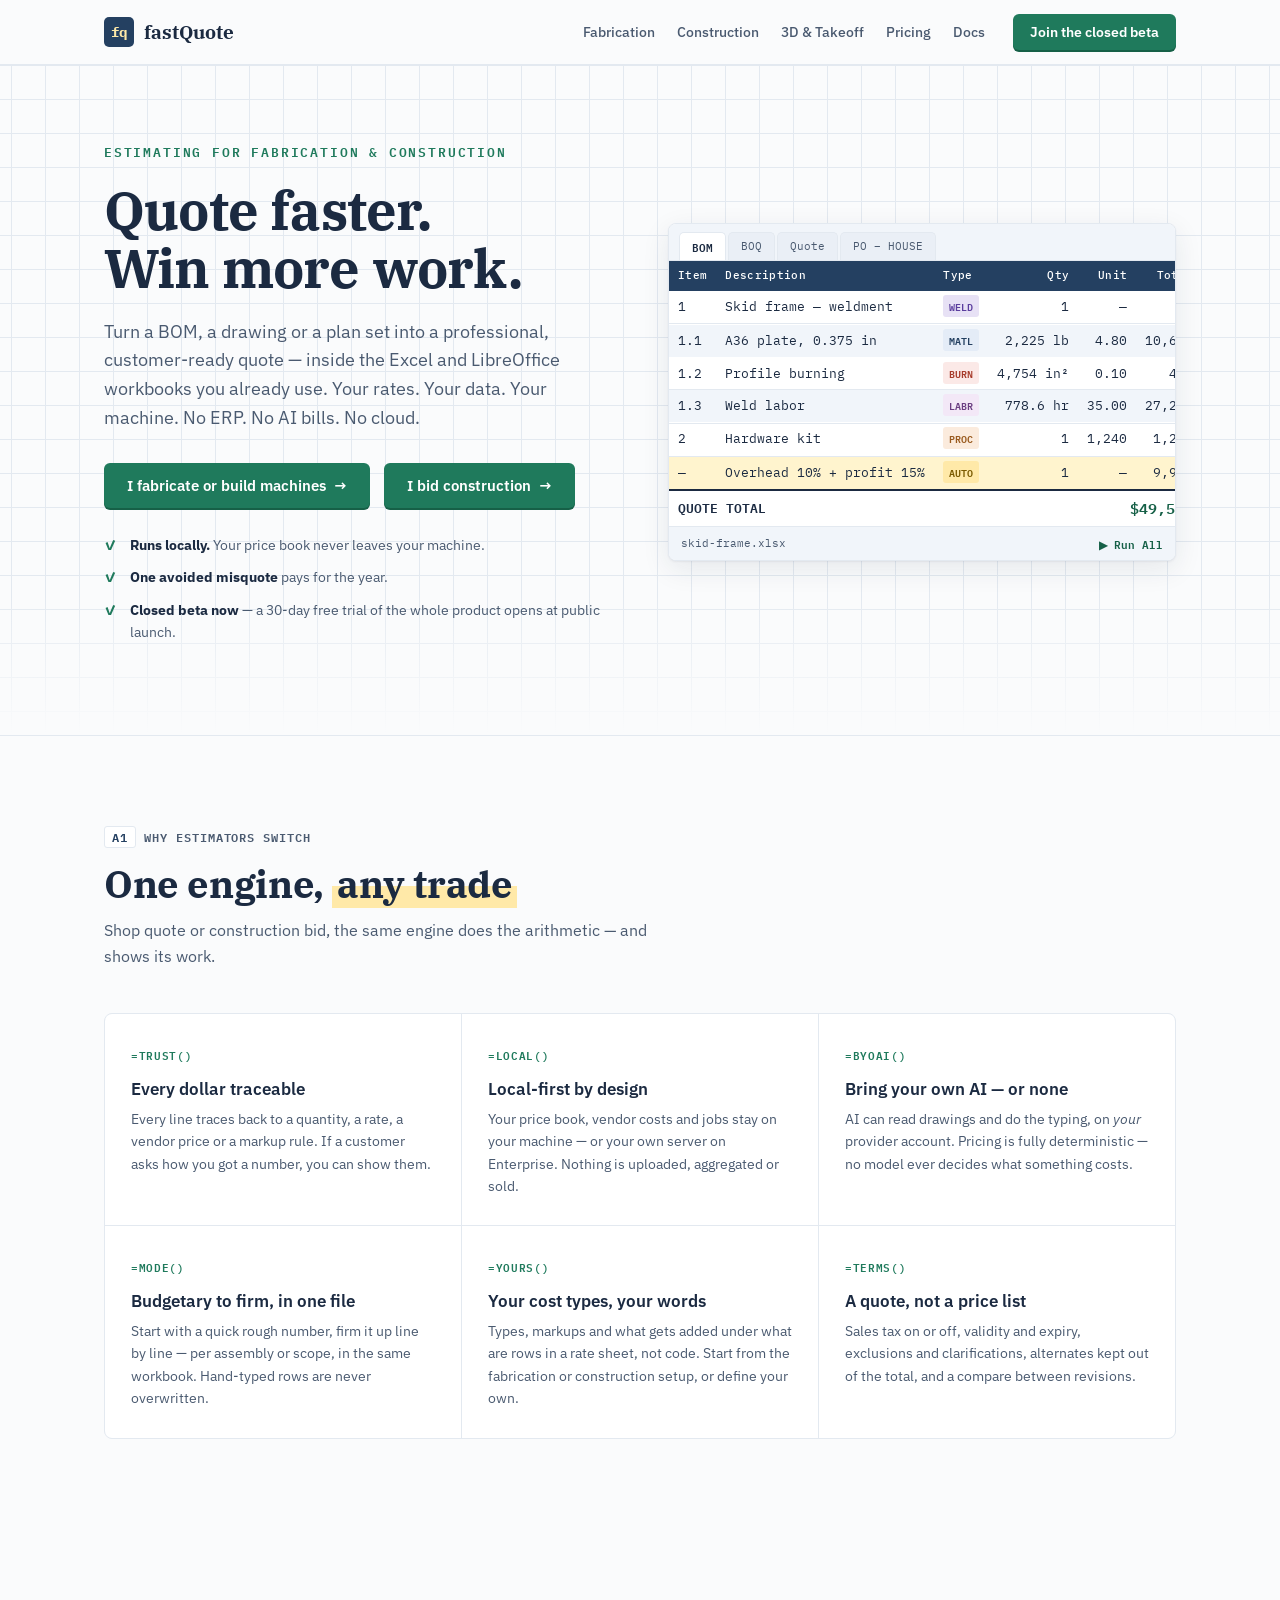
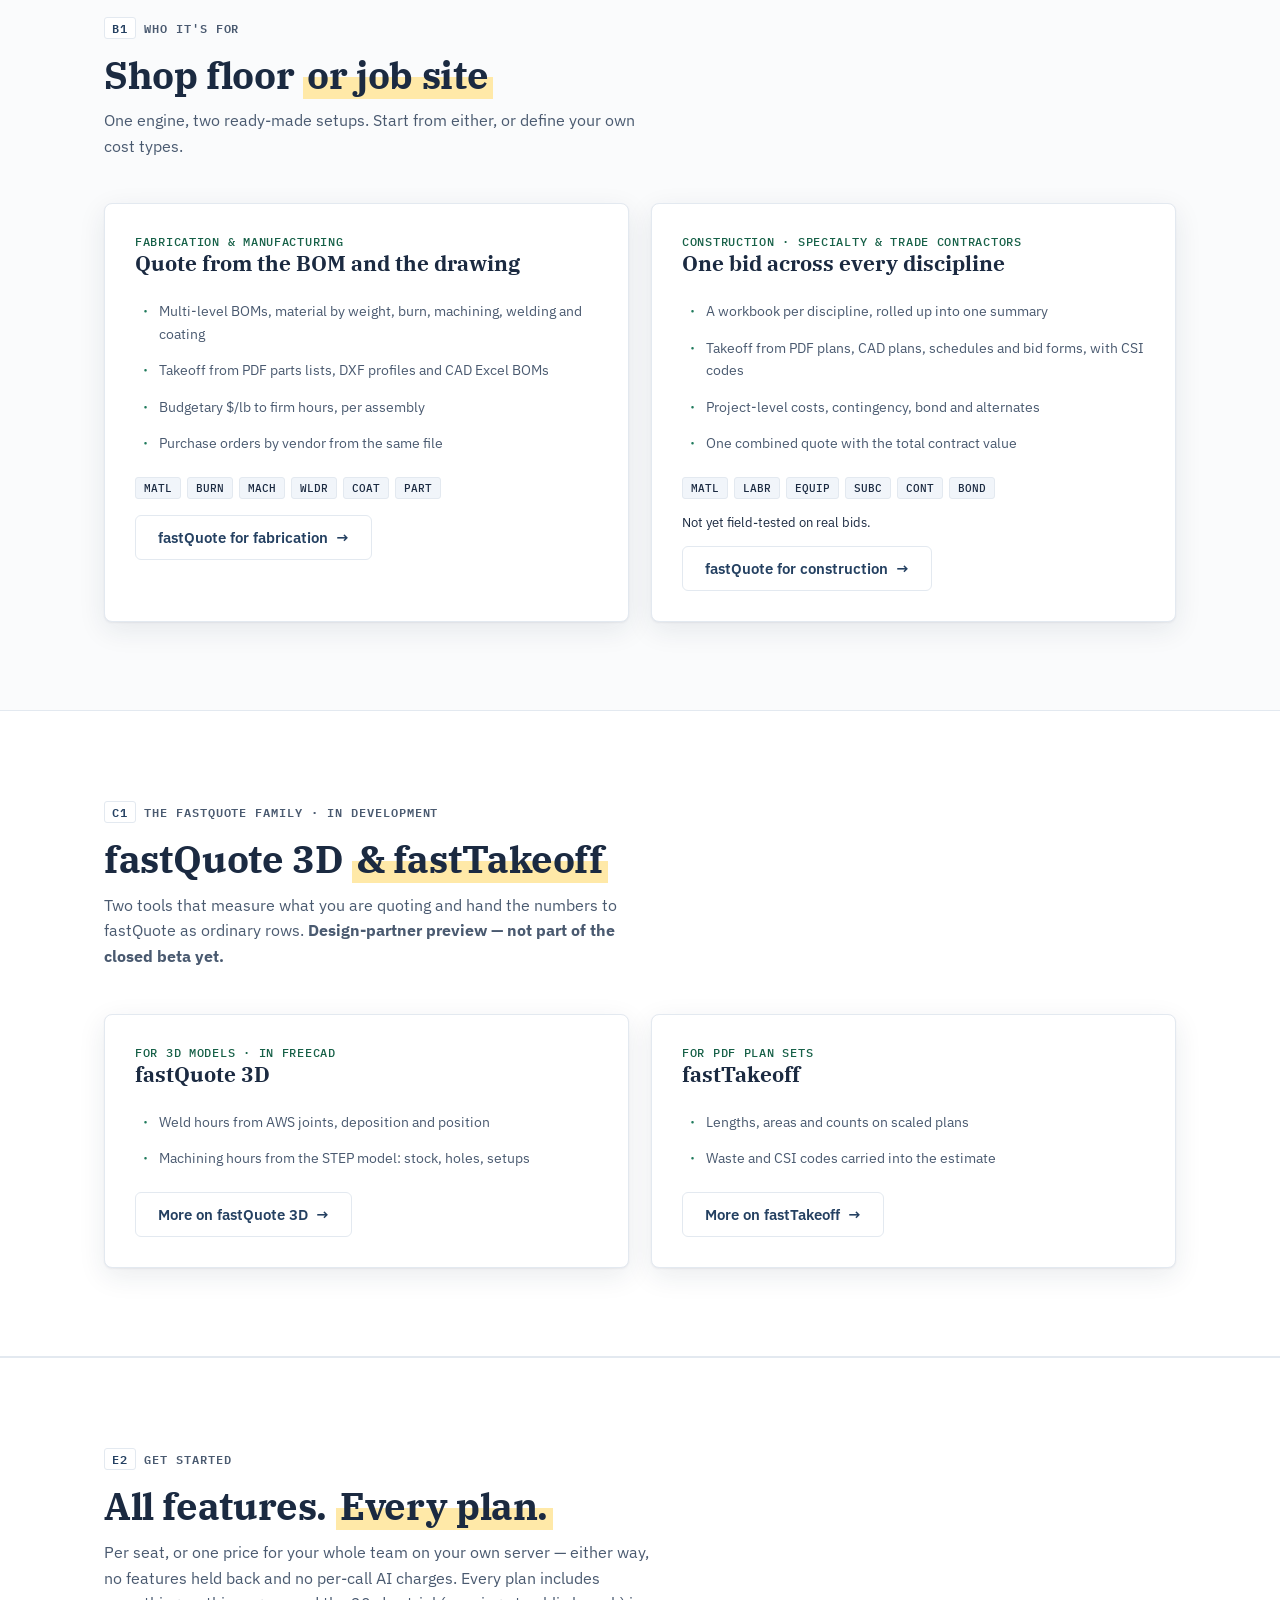
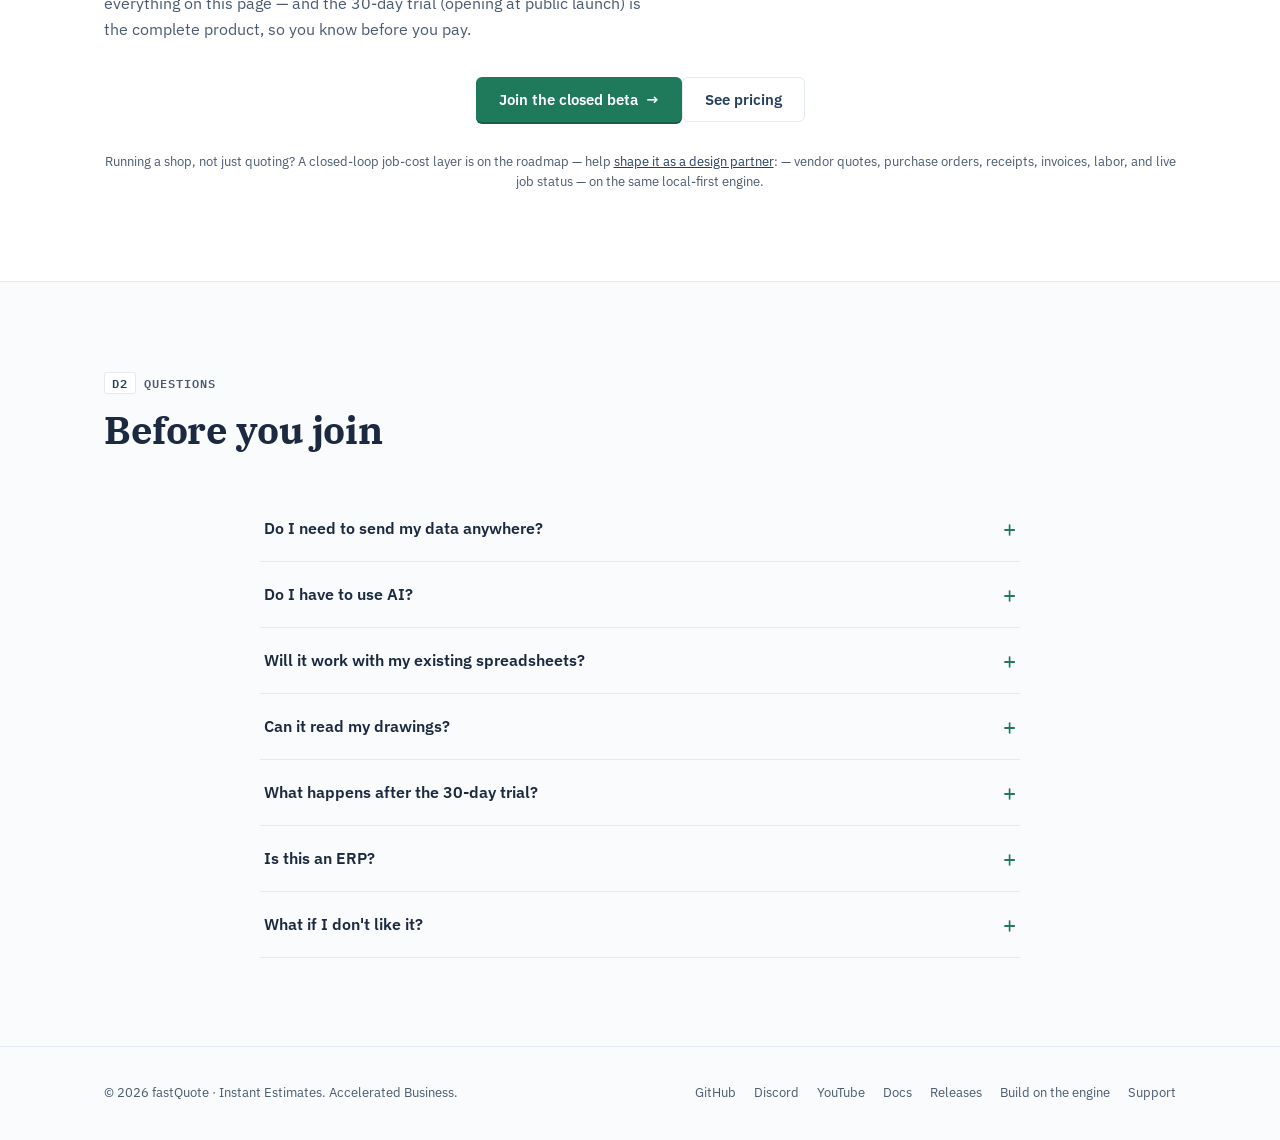
<file: index.html>
<!DOCTYPE html>
<html lang="en">
<head>
<meta charset="utf-8">
<meta name="viewport" content="width=device-width, initial-scale=1">
<title>fastQuote — Quote faster. Win more work.</title>
<meta name="description" content="Turn a Bill of Materials into a customer-ready quote in one run. Local-first estimating for machine builders and job shops, with built-in AI drawing takeoff. Your rates, your data, your machine — no ERP, no AI bills, no cloud.">
<script>const LINKS={beta:"mailto:support@fastquote.app?subject=fastQuote%20closed%20beta",trial:"https://payhip.com/fastquote",buyPro:"https://payhip.com/b/fastquote-pro",buyEnt:"mailto:support@fastquote.app?subject=Enterprise",github:"https://github.com/fastquote-community",discord:"https://discord.gg/fastquote",youtube:"https://youtube.com/@fastquote",docs:"docs.html",releases:"https://github.com/fastquote/releases",support:"mailto:support@fastquote.app"};</script>
<link rel="preconnect" href="https://fonts.googleapis.com">
<link rel="preconnect" href="https://fonts.gstatic.com" crossorigin>
<link rel="stylesheet" href="https://fonts.googleapis.com/css2?family=IBM+Plex+Serif:wght@600;700&family=IBM+Plex+Sans:wght@400;500;600&family=IBM+Plex+Mono:wght@400;500;600&display=swap" media="print" onload="this.media='all'">
<noscript><link rel="stylesheet" href="https://fonts.googleapis.com/css2?family=IBM+Plex+Serif:wght@600;700&family=IBM+Plex+Sans:wght@400;500;600&family=IBM+Plex+Mono:wght@400;500;600&display=swap"></noscript>
<link rel="icon" href='data:image/svg+xml,<svg xmlns="http://www.w3.org/2000/svg" viewBox="0 0 32 32"><rect width="32" height="32" rx="4" fill="%23244061"/><text x="16" y="22" font-family="monospace" font-size="15" font-weight="700" fill="%23FFE9A8" text-anchor="middle">fq</text></svg>'>
<link rel="stylesheet" href="style.css">
</head>
<body>

<header class="site">
  <div class="wrap nav">
    <a class="logo" href="index.html"><span class="mark">fq</span>fastQuote</a>
    <nav class="nav-links" aria-label="Site">
      <a href="fabrication.html">Fabrication</a>
      <a href="construction.html">Construction</a>
      <a href="tools.html">3D &amp; Takeoff</a>
      <a href="pricing.html">Pricing</a>
      <a href="docs.html">Docs</a>
    </nav>
    <a class="btn btn-primary" data-link="beta" href="#">Join the closed beta</a>
  </div>
</header>

<!-- Hero -->
<section class="hero">
  <div class="wrap">
    <div>
      <div class="tagline">ESTIMATING FOR FABRICATION &amp; CONSTRUCTION</div>
      <h1>Quote faster.<br>Win more work.</h1>
      <p class="lede">Turn a BOM, a drawing or a plan set into a professional, customer-ready quote &mdash; inside the Excel and LibreOffice workbooks you already use. Your rates. Your data. Your machine. No ERP. No AI bills. No cloud.</p>
      <div class="cta-row">
        <a class="btn btn-primary" href="fabrication.html">I fabricate or build machines <span class="arrow">&rarr;</span></a>
        <a class="btn btn-primary" href="construction.html">I bid construction <span class="arrow">&rarr;</span></a>
      </div>
      <div class="trust-strip">
        <span><b>Runs locally.</b> Your price book never leaves your machine.</span>
        <span><b>One avoided misquote</b> pays for the year.</span>
        <span><b>Closed beta now</b> — a 30-day free trial of the whole product opens at public launch.</span>
      </div>
    </div>
    <div class="hero-sheet" aria-label="Example: fastQuote pricing a weldment automatically">
      <div class="sheet-tabs">
        <span class="on">BOM</span><span>BOQ</span><span>Quote</span><span>PO – HOUSE</span>
      </div>
      <div class="sheet">
        <table>
          <thead>
            <tr><th>Item</th><th>Description</th><th>Type</th><th class="num">Qty</th><th class="num">Unit</th><th class="num">Total</th></tr>
          </thead>
          <tbody>
            <tr class="row-anim" style="animation-delay:.15s"><td>1</td><td>Skid frame — weldment</td><td><span class="typ weld">WELD</span></td><td class="num">1</td><td class="num">—</td><td class="num">—</td></tr>
            <tr class="row-anim" style="animation-delay:.35s"><td>1.1</td><td>A36 plate, 0.375 in</td><td><span class="typ matl">MATL</span></td><td class="num">2,225 lb</td><td class="num">4.80</td><td class="num">10,680</td></tr>
            <tr class="row-anim" style="animation-delay:.55s"><td>1.2</td><td>Profile burning</td><td><span class="typ burn">BURN</span></td><td class="num">4,754 in&sup2;</td><td class="num">0.10</td><td class="num">475</td></tr>
            <tr class="row-anim" style="animation-delay:.75s"><td>1.3</td><td>Weld labor</td><td><span class="typ labr">LABR</span></td><td class="num">778.6 hr</td><td class="num">35.00</td><td class="num">27,251</td></tr>
            <tr class="row-anim" style="animation-delay:.95s"><td>2</td><td>Hardware kit</td><td><span class="typ subc">PROC</span></td><td class="num">1</td><td class="num">1,240</td><td class="num">1,240</td></tr>
            <tr class="row-anim auto-row" style="animation-delay:1.15s"><td>—</td><td>Overhead 10% + profit 15%</td><td><span class="typ auto">AUTO</span></td><td class="num">1</td><td class="num">—</td><td class="num">9,912</td></tr>
          </tbody>
          <tfoot>
            <tr class="row-anim" style="animation-delay:1.7s">
              <td colspan="4">QUOTE TOTAL</td>
              <td class="num" colspan="2"><span class="grand">$49,558</span></td>
            </tr>
          </tfoot>
        </table>
      </div>
      <div class="sheet-caption">
        <span>skid-frame.xlsx</span>
        <span class="run">&#9654; Run All</span>
      </div>
    </div>
  </div>
</section>
<!-- Features -->
<section>
  <div class="wrap">
    <span class="cellref" data-ref="A1">WHY ESTIMATORS SWITCH</span>
    <h2>One engine, <span class="hl">any trade</span></h2>
    <p class="sub">Shop quote or construction bid, the same engine does the arithmetic &mdash; and shows its work.</p>
    <div class="feat-grid">
      <div class="feat">
        <span class="fx mono">=TRUST()</span>
        <h3>Every dollar traceable</h3>
        <p>Every line traces back to a quantity, a rate, a vendor price or a markup rule. If a customer asks how you got a number, you can show them.</p>
      </div>
      <div class="feat">
        <span class="fx mono">=LOCAL()</span>
        <h3>Local-first by design</h3>
        <p>Your price book, vendor costs and jobs stay on your machine &mdash; or your own server on Enterprise. Nothing is uploaded, aggregated or sold.</p>
      </div>
      <div class="feat">
        <span class="fx mono">=BYOAI()</span>
        <h3>Bring your own AI &mdash; or none</h3>
        <p>AI can read drawings and do the typing, on <em>your</em> provider account. Pricing is fully deterministic &mdash; no model ever decides what something costs.</p>
      </div>
      <div class="feat">
        <span class="fx mono">=MODE()</span>
        <h3>Budgetary to firm, in one file</h3>
        <p>Start with a quick rough number, firm it up line by line &mdash; per assembly or scope, in the same workbook. Hand-typed rows are never overwritten.</p>
      </div>
      <div class="feat">
        <span class="fx mono">=YOURS()</span>
        <h3>Your cost types, your words</h3>
        <p>Types, markups and what gets added under what are rows in a rate sheet, not code. Start from the fabrication or construction setup, or define your own.</p>
      </div>
      <div class="feat">
        <span class="fx mono">=TERMS()</span>
        <h3>A quote, not a price list</h3>
        <p>Sales tax on or off, validity and expiry, exclusions and clarifications, alternates kept out of the total, and a compare between revisions.</p>
      </div>
    </div>
  </div>
</section>

<!-- Who it's for: fabrication + construction -->
<section>
  <div class="wrap">
    <span class="cellref" data-ref="B1">WHO IT'S FOR</span>
    <h2>Shop floor <span class="hl">or job site</span></h2>
    <p class="sub">One engine, two ready-made setups. Start from either, or define your own cost types.</p>
    <div class="profiles">
      <div class="profile">
        <div class="who">Fabrication &amp; manufacturing</div>
        <h3>Quote from the BOM and the drawing</h3>
        <ul>
          <li>Multi-level BOMs, material by weight, burn, machining, welding and coating</li>
          <li>Takeoff from PDF parts lists, DXF profiles and CAD Excel BOMs</li>
          <li>Budgetary $/lb to firm hours, per assembly</li>
          <li>Purchase orders by vendor from the same file</li>
        </ul>
        <div class="types"><span>MATL</span><span>BURN</span><span>MACH</span><span>WLDR</span><span>COAT</span><span>PART</span></div>
        <p style="margin-top:16px;"><a class="btn btn-ghost" href="fabrication.html">fastQuote for fabrication <span class="arrow">&rarr;</span></a></p>
      </div>
      <div class="profile">
        <div class="who">Construction &middot; specialty &amp; trade contractors</div>
        <h3>One bid across every discipline</h3>
        <ul>
          <li>A workbook per discipline, rolled up into one summary</li>
          <li>Takeoff from PDF plans, CAD plans, schedules and bid forms, with CSI codes</li>
          <li>Project-level costs, contingency, bond and alternates</li>
          <li>One combined quote with the total contract value</li>
        </ul>
        <div class="types"><span>MATL</span><span>LABR</span><span>EQUIP</span><span>SUBC</span><span>CONT</span><span>BOND</span></div>
        <p style="font-size:13px;margin-top:14px;">Not yet field-tested on real bids.</p>
        <p style="margin-top:12px;"><a class="btn btn-ghost" href="construction.html">fastQuote for construction <span class="arrow">&rarr;</span></a></p>
      </div>
    </div>
  </div>
</section>

<!-- 3D & Takeoff teaser -->
<section class="section-alt">
  <div class="wrap">
    <span class="cellref" data-ref="C1">THE FASTQUOTE FAMILY &middot; IN DEVELOPMENT</span>
    <h2>fastQuote 3D <span class="hl">&amp; fastTakeoff</span></h2>
    <p class="sub">Two tools that measure what you are quoting and hand the numbers to fastQuote as ordinary rows. <b>Design-partner preview &mdash; not part of the closed beta yet.</b></p>
    <div class="profiles">
      <div class="profile">
        <div class="who">For 3D models &middot; in FreeCAD</div>
        <h3>fastQuote 3D</h3>
        <ul>
          <li>Weld hours from AWS joints, deposition and position</li>
          <li>Machining hours from the STEP model: stock, holes, setups</li>
        </ul>
        <p style="margin-top:16px;"><a class="btn btn-ghost" href="tools.html#fastquote-3d">More on fastQuote 3D <span class="arrow">&rarr;</span></a></p>
      </div>
      <div class="profile">
        <div class="who">For PDF plan sets</div>
        <h3>fastTakeoff</h3>
        <ul>
          <li>Lengths, areas and counts on scaled plans</li>
          <li>Waste and CSI codes carried into the estimate</li>
        </ul>
        <p style="margin-top:16px;"><a class="btn btn-ghost" href="tools.html#fasttakeoff">More on fastTakeoff <span class="arrow">&rarr;</span></a></p>
      </div>
    </div>
  </div>
</section>

<!-- Get started (no prices here — see pricing.html) -->
<section class="section-alt">
  <div class="wrap">
    <span class="cellref" data-ref="E2">GET STARTED</span>
    <h2>All features. <span class="hl">Every plan.</span></h2>
    <p class="sub">Per seat, or one price for your whole team on your own server &mdash; either way, no features held back and no per-call AI charges. Every plan includes everything on this page — and the 30-day trial (opening at public launch) is the complete product, so you know before you pay.</p>
    <div class="cta-row" style="justify-content:center;display:flex;margin-top:34px;flex-wrap:wrap;">
      <a class="btn btn-primary" data-link="beta" href="#">Join the closed beta <span class="arrow">&rarr;</span></a>
      <a class="btn btn-ghost" href="pricing.html">See pricing</a>
    </div>
    <p class="pricing-fine">Running a shop, not just quoting? A closed-loop job-cost layer is on the roadmap &mdash; help <a href="pricing.html">shape it as a design partner</a>: — vendor quotes, purchase orders, receipts, invoices, labor, and live job status — on the same local-first engine.</p>
  </div>
</section>

<!-- FAQ -->
<section>
  <div class="wrap">
    <span class="cellref" data-ref="D2">QUESTIONS</span>
    <h2>Before you join</h2>
    <div class="faq">
      <details class="qa">
        <summary>Do I need to send my data anywhere?</summary>
        <p>No. fastQuote runs entirely on your machine. Your price book, vendor costs, and job files stay local. There is no fastQuote cloud account and no data collection of any kind.</p>
      </details>
      <details class="qa">
        <summary>Do I have to use AI?</summary>
        <p>No. The core pipeline — BOM parsing, cost roll-up, markup, quote sheet, validation — is fully deterministic and works without any API key. AI (drawing takeoff, document reading) is optional and, when used, runs on <em>your</em> provider account.</p>
      </details>
      <details class="qa">
        <summary>Will it work with my existing spreadsheets?</summary>
        <p>Yes. fastQuote reads and writes standard Excel and LibreOffice workbooks. Your BOM and price book stay as flat files you can open, edit, and back up like any other spreadsheet.</p>
      </details>
      <details class="qa">
        <summary>Can it read my drawings?</summary>
        <p>Yes. For fabrication: PDF BOM tables and part prints, DXF cut profiles, and the Excel BOM your CAD system exports. For construction: CAD (DXF) plans, schedules and bid forms. The 4-layer takeoff engine extracts, checks, and prices rows into your BOM, and every assembly drill-down asks before it goes deeper. Deterministic checks decide what is trusted — never a model's self-confidence. 3D models (STEP) through <a href="tools.html#fastquote-3d">fastQuote 3D</a> and PDF construction plans through <a href="tools.html#fasttakeoff">fastTakeoff</a> are in development and not part of the closed beta yet.</p>
      </details>
      <details class="qa">
        <summary>What happens after the 30-day trial?</summary>
        <p>Your workbooks keep working. To keep generating new quotes, activate a license — the numbers are on the <a href="pricing.html">pricing page</a>. No auto-billing traps, no upgrade fees.</p>
      </details>
      <details class="qa">
        <summary>Is this an ERP?</summary>
        <p>No. fastQuote is quoting-first: it owns the BOM-to-quote path and produces ERP-ready output you can import. Shops that want the full loop — purchase orders, receipts, invoices, labor, live job cost — that is on the roadmap, and <a href="pricing.html">design partners</a> are shaping it &mdash; built on the same local-first engine.</p>
      </details>
      <details class="qa">
        <summary>What if I don't like it?</summary>
        <p>Cancel within 30 days of purchase for a full refund. No forms, no questions.</p>
      </details>
    </div>
  </div>
</section>

<!-- Footer -->
<footer class="site">
  <div class="wrap">
    <span>&copy; <span id="year"></span> fastQuote &middot; Instant Estimates. Accelerated Business.</span>
    <nav aria-label="Footer">
      <a data-link="github" href="#">GitHub</a>
      <a data-link="discord" href="#">Discord</a>
      <a data-link="youtube" href="#">YouTube</a>
      <a data-link="docs" href="#">Docs</a>
      <a data-link="releases" href="#">Releases</a>
      <a href="engine.html">Build on the engine</a>
      <a data-link="support" href="#">Support</a>
    </nav>
  </div>
</footer>

<script data-goatcounter="https://fast-quote.goatcounter.com/count" async src="//gc.zgo.at/count.js"></script>
<script src="site.js"></script>
</body>
</html>
</file>
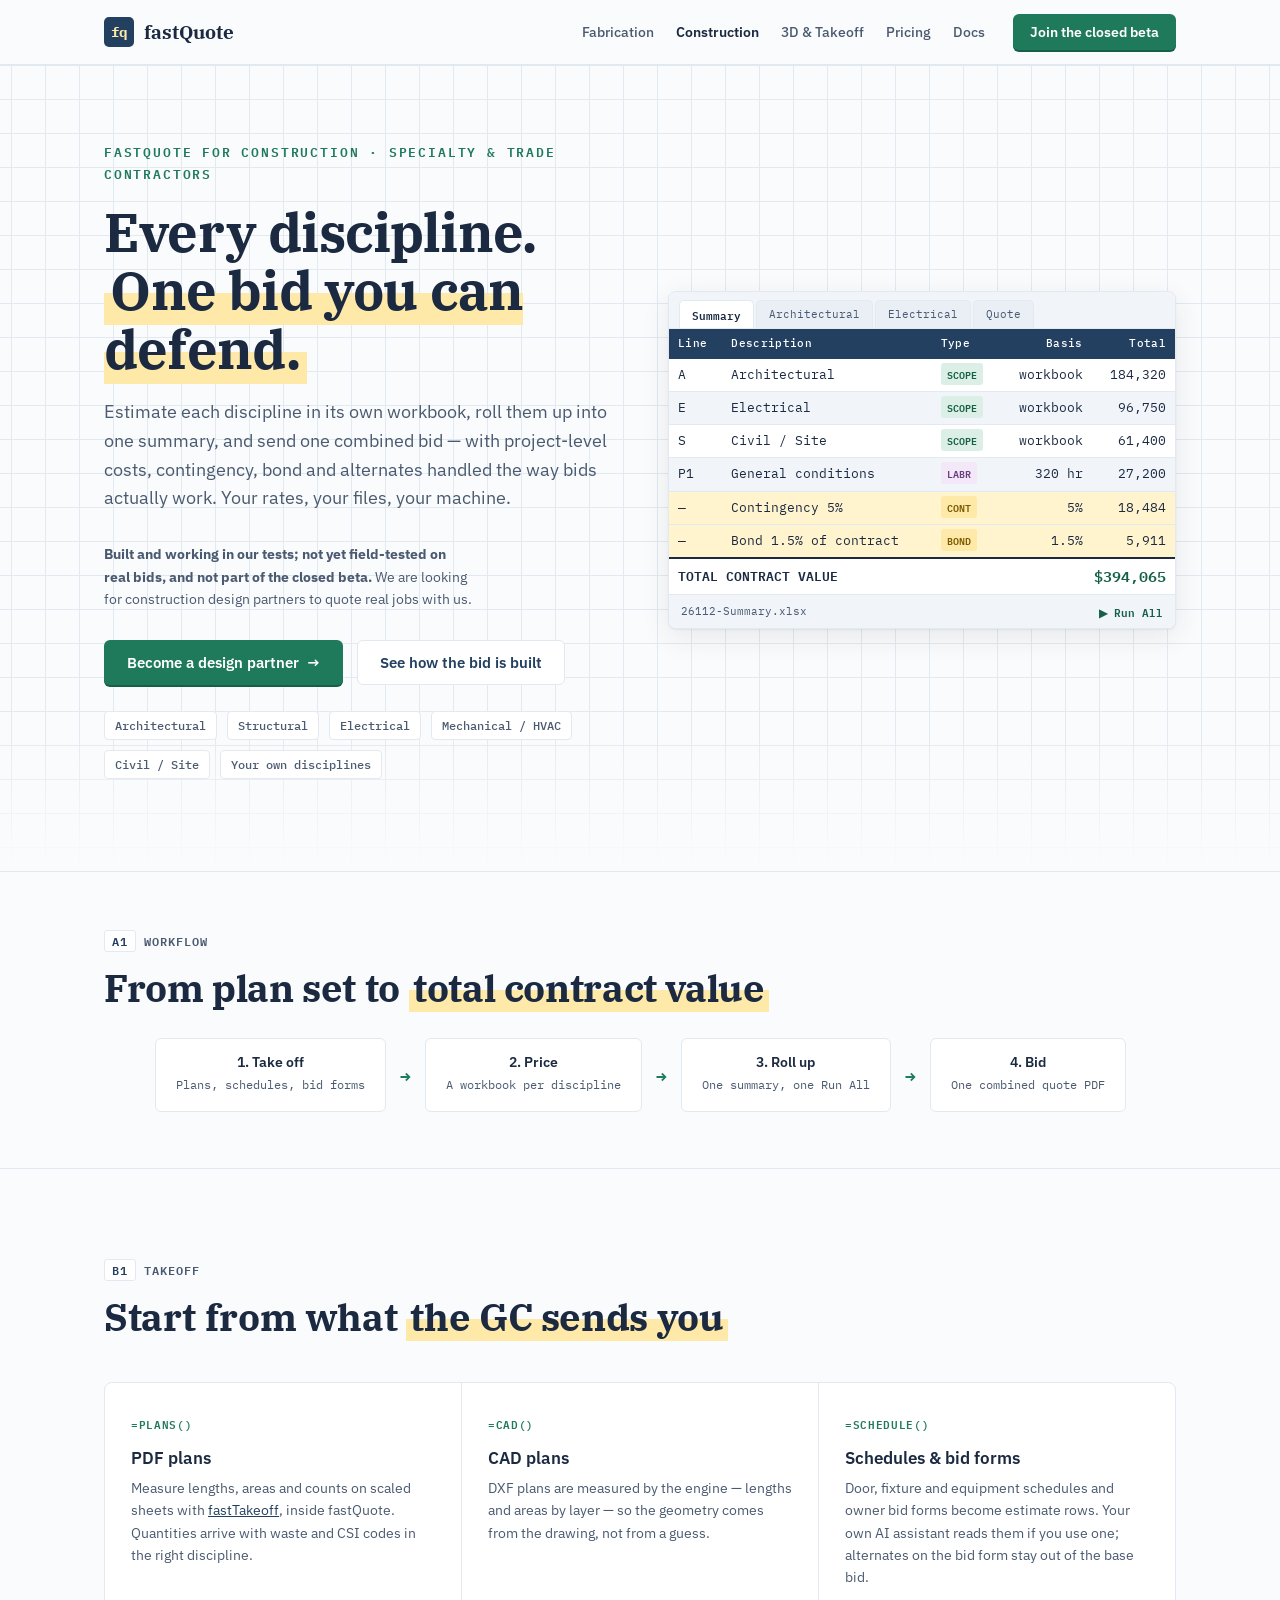
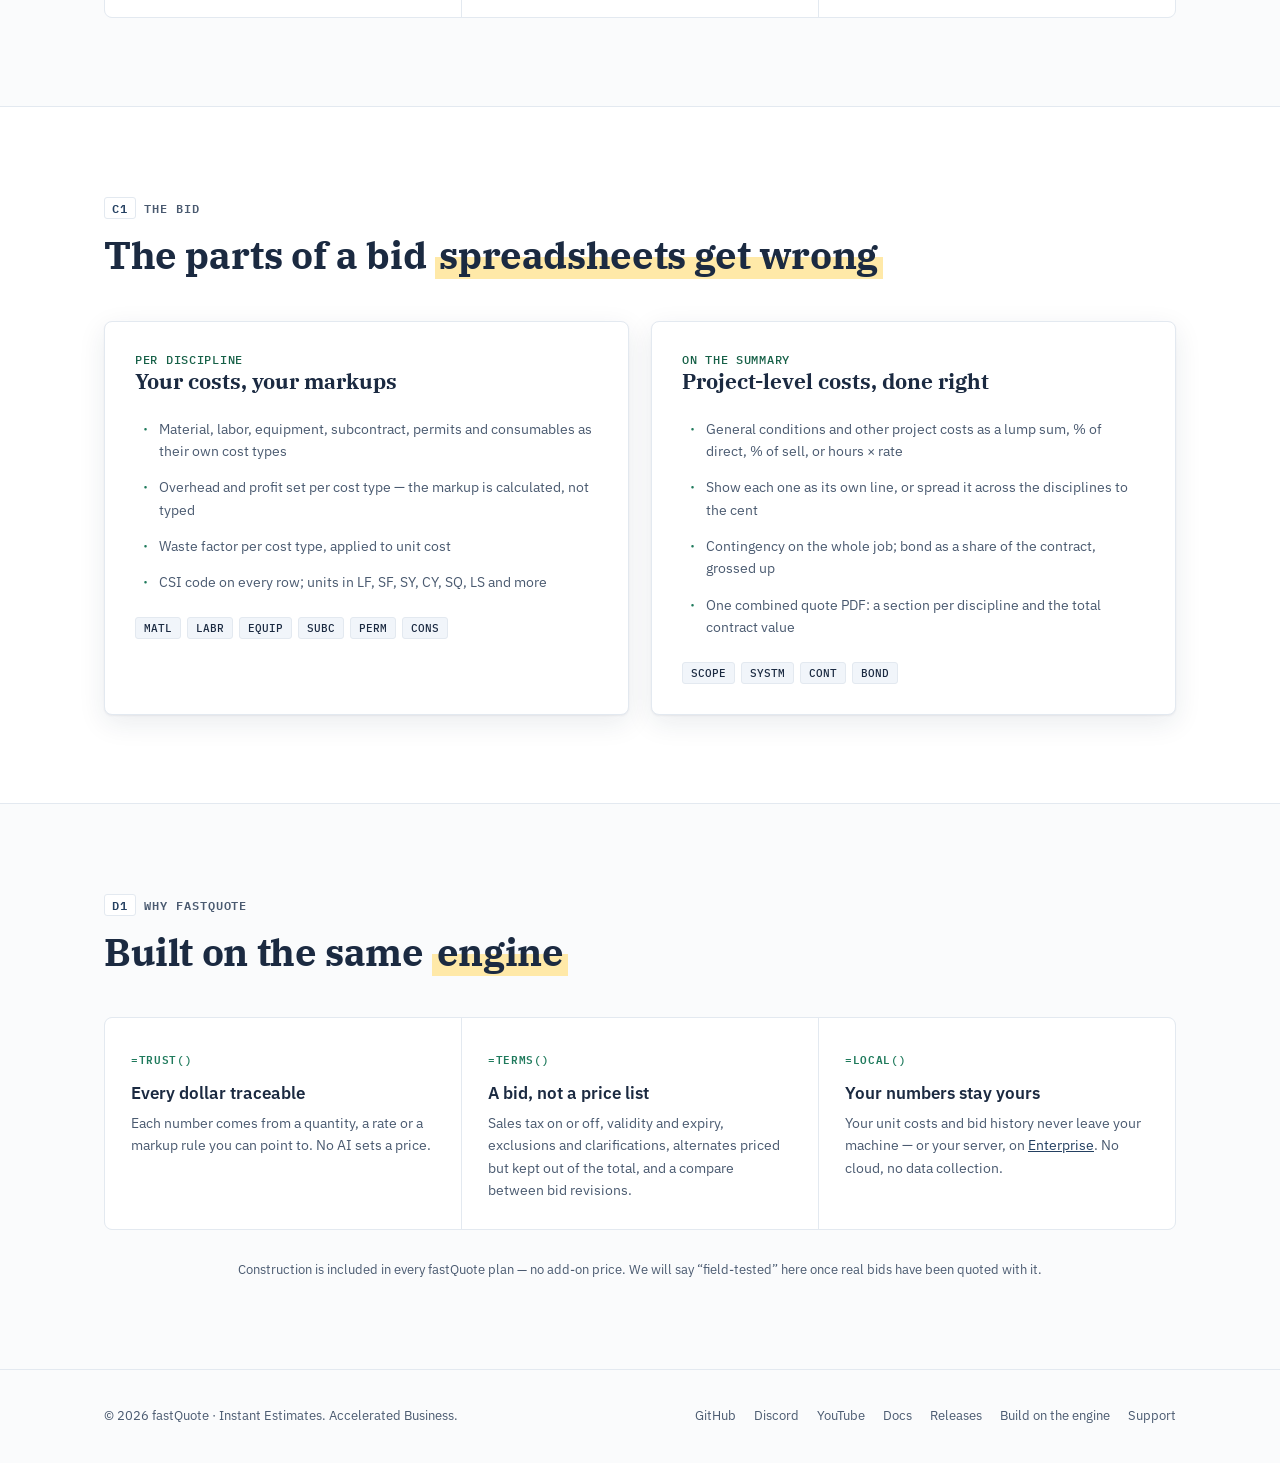
<file: construction.html>
<!DOCTYPE html>
<html lang="en">
<head>
<meta charset="utf-8">
<meta name="viewport" content="width=device-width, initial-scale=1">
<title>fastQuote for Construction</title>
<meta name="description" content="fastQuote for specialty and trade contractors: one estimate per discipline, plan takeoff, CSI codes, project-level costs, contingency, bond and alternates, and one combined bid. Your rates, your files, your machine.">
<script>const LINKS={beta:"mailto:support@fastquote.app?subject=fastQuote%20closed%20beta",trial:"https://payhip.com/fastquote",buyPro:"https://payhip.com/b/fastquote-pro",buyEnt:"mailto:support@fastquote.app?subject=Enterprise",github:"https://github.com/fastquote-community",discord:"https://discord.gg/fastquote",youtube:"https://youtube.com/@fastquote",docs:"docs.html",releases:"https://github.com/fastquote/releases",support:"mailto:support@fastquote.app"};</script>
<link rel="preconnect" href="https://fonts.googleapis.com">
<link rel="preconnect" href="https://fonts.gstatic.com" crossorigin>
<link rel="stylesheet" href="https://fonts.googleapis.com/css2?family=IBM+Plex+Serif:wght@600;700&family=IBM+Plex+Sans:wght@400;500;600&family=IBM+Plex+Mono:wght@400;500;600&display=swap" media="print" onload="this.media='all'">
<noscript><link rel="stylesheet" href="https://fonts.googleapis.com/css2?family=IBM+Plex+Serif:wght@600;700&family=IBM+Plex+Sans:wght@400;500;600&family=IBM+Plex+Mono:wght@400;500;600&display=swap"></noscript>
<link rel="icon" href='data:image/svg+xml,<svg xmlns="http://www.w3.org/2000/svg" viewBox="0 0 32 32"><rect width="32" height="32" rx="4" fill="%23244061"/><text x="16" y="22" font-family="monospace" font-size="15" font-weight="700" fill="%23FFE9A8" text-anchor="middle">fq</text></svg>'>
<link rel="stylesheet" href="style.css">
</head>
<body>

<header class="site">
  <div class="wrap nav">
    <a class="logo" href="index.html"><span class="mark">fq</span>fastQuote</a>
    <nav class="nav-links" aria-label="Site">
      <a href="fabrication.html">Fabrication</a>
      <a href="construction.html" class="active">Construction</a>
      <a href="tools.html">3D &amp; Takeoff</a>
      <a href="pricing.html">Pricing</a>
      <a href="docs.html">Docs</a>
    </nav>
    <a class="btn btn-primary" data-link="beta" href="#">Join the closed beta</a>
  </div>
</header>

<section class="hero">
  <div class="wrap">
    <div>
      <div class="tagline">FASTQUOTE FOR CONSTRUCTION &middot; SPECIALTY &amp; TRADE CONTRACTORS</div>
      <h1>Every discipline.<br><span class="hl">One bid you can defend.</span></h1>
      <p class="lede">Estimate each discipline in its own workbook, roll them up into one summary, and send one combined bid &mdash; with project-level costs, contingency, bond and alternates handled the way bids actually work. Your rates, your files, your machine.</p>
      <p class="lede" style="font-size:14px;"><b>Built and working in our tests; not yet field-tested on real bids, and not part of the closed beta.</b> We are looking for construction design partners to quote real jobs with us.</p>
      <div class="cta-row">
        <a class="btn btn-primary" href="mailto:support@fastquote.app?subject=Construction%20design%20partner">Become a design partner <span class="arrow">&rarr;</span></a>
        <a class="btn btn-ghost" href="#bid">See how the bid is built</a>
      </div>
      <div class="suite-badges">
        <span>Architectural</span><span>Structural</span><span>Electrical</span><span>Mechanical / HVAC</span><span>Civil / Site</span><span>Your own disciplines</span>
      </div>
    </div>
    <div class="hero-sheet" aria-label="Example: a construction bid summary rolled up from discipline workbooks">
      <div class="sheet-tabs">
        <span class="on">Summary</span><span>Architectural</span><span>Electrical</span><span>Quote</span>
      </div>
      <div class="sheet">
        <table>
          <thead>
            <tr><th>Line</th><th>Description</th><th>Type</th><th class="num">Basis</th><th class="num">Total</th></tr>
          </thead>
          <tbody>
            <tr class="row-anim" style="animation-delay:.15s"><td>A</td><td>Architectural</td><td><span class="typ scope">SCOPE</span></td><td class="num">workbook</td><td class="num">184,320</td></tr>
            <tr class="row-anim" style="animation-delay:.35s"><td>E</td><td>Electrical</td><td><span class="typ scope">SCOPE</span></td><td class="num">workbook</td><td class="num">96,750</td></tr>
            <tr class="row-anim" style="animation-delay:.55s"><td>S</td><td>Civil / Site</td><td><span class="typ scope">SCOPE</span></td><td class="num">workbook</td><td class="num">61,400</td></tr>
            <tr class="row-anim" style="animation-delay:.75s"><td>P1</td><td>General conditions</td><td><span class="typ labr">LABR</span></td><td class="num">320 hr</td><td class="num">27,200</td></tr>
            <tr class="row-anim auto-row" style="animation-delay:.95s"><td>&mdash;</td><td>Contingency 5%</td><td><span class="typ auto">CONT</span></td><td class="num">5%</td><td class="num">18,484</td></tr>
            <tr class="row-anim auto-row" style="animation-delay:1.15s"><td>&mdash;</td><td>Bond 1.5% of contract</td><td><span class="typ auto">BOND</span></td><td class="num">1.5%</td><td class="num">5,911</td></tr>
          </tbody>
          <tfoot>
            <tr class="row-anim" style="animation-delay:1.7s">
              <td colspan="3">TOTAL CONTRACT VALUE</td>
              <td class="num" colspan="2"><span class="grand">$394,065</span></td>
            </tr>
          </tfoot>
        </table>
      </div>
      <div class="sheet-caption">
        <span>26112-Summary.xlsx</span>
        <span class="run">&#9654; Run All</span>
      </div>
    </div>
  </div>
</section>

<section class="pipeline">
  <div class="wrap">
    <span class="cellref" data-ref="A1">WORKFLOW</span>
    <h2>From plan set to <span class="hl">total contract value</span></h2>
    <div class="pipe-row" style="margin-top:28px;">
      <div class="pipe"><b>1. Take off</b><small>Plans, schedules, bid forms</small></div>
      <span class="pipe-arrow">&rarr;</span>
      <div class="pipe"><b>2. Price</b><small>A workbook per discipline</small></div>
      <span class="pipe-arrow">&rarr;</span>
      <div class="pipe"><b>3. Roll up</b><small>One summary, one Run All</small></div>
      <span class="pipe-arrow">&rarr;</span>
      <div class="pipe"><b>4. Bid</b><small>One combined quote PDF</small></div>
    </div>
  </div>
</section>

<section>
  <div class="wrap">
    <span class="cellref" data-ref="B1">TAKEOFF</span>
    <h2>Start from what <span class="hl">the GC sends you</span></h2>
    <div class="feat-grid">
      <div class="feat">
        <span class="fx mono">=PLANS()</span>
        <h3>PDF plans</h3>
        <p>Measure lengths, areas and counts on scaled sheets with <a href="tools.html#fasttakeoff">fastTakeoff</a>, inside fastQuote. Quantities arrive with waste and CSI codes in the right discipline.</p>
      </div>
      <div class="feat">
        <span class="fx mono">=CAD()</span>
        <h3>CAD plans</h3>
        <p>DXF plans are measured by the engine &mdash; lengths and areas by layer &mdash; so the geometry comes from the drawing, not from a guess.</p>
      </div>
      <div class="feat">
        <span class="fx mono">=SCHEDULE()</span>
        <h3>Schedules &amp; bid forms</h3>
        <p>Door, fixture and equipment schedules and owner bid forms become estimate rows. Your own AI assistant reads them if you use one; alternates on the bid form stay out of the base bid.</p>
      </div>
    </div>
  </div>
</section>

<section class="section-alt" id="bid">
  <div class="wrap">
    <span class="cellref" data-ref="C1">THE BID</span>
    <h2>The parts of a bid <span class="hl">spreadsheets get wrong</span></h2>
    <div class="profiles">
      <div class="profile">
        <div class="who">Per discipline</div>
        <h3>Your costs, your markups</h3>
        <ul>
          <li>Material, labor, equipment, subcontract, permits and consumables as their own cost types</li>
          <li>Overhead and profit set per cost type &mdash; the markup is calculated, not typed</li>
          <li>Waste factor per cost type, applied to unit cost</li>
          <li>CSI code on every row; units in LF, SF, SY, CY, SQ, LS and more</li>
        </ul>
        <div class="types"><span>MATL</span><span>LABR</span><span>EQUIP</span><span>SUBC</span><span>PERM</span><span>CONS</span></div>
      </div>
      <div class="profile">
        <div class="who">On the summary</div>
        <h3>Project-level costs, done right</h3>
        <ul>
          <li>General conditions and other project costs as a lump sum, % of direct, % of sell, or hours &times; rate</li>
          <li>Show each one as its own line, or spread it across the disciplines to the cent</li>
          <li>Contingency on the whole job; bond as a share of the contract, grossed up</li>
          <li>One combined quote PDF: a section per discipline and the total contract value</li>
        </ul>
        <div class="types"><span>SCOPE</span><span>SYSTM</span><span>CONT</span><span>BOND</span></div>
      </div>
    </div>
  </div>
</section>

<section>
  <div class="wrap">
    <span class="cellref" data-ref="D1">WHY FASTQUOTE</span>
    <h2>Built on the same <span class="hl">engine</span></h2>
    <div class="feat-grid">
      <div class="feat">
        <span class="fx mono">=TRUST()</span>
        <h3>Every dollar traceable</h3>
        <p>Each number comes from a quantity, a rate or a markup rule you can point to. No AI sets a price.</p>
      </div>
      <div class="feat">
        <span class="fx mono">=TERMS()</span>
        <h3>A bid, not a price list</h3>
        <p>Sales tax on or off, validity and expiry, exclusions and clarifications, alternates priced but kept out of the total, and a compare between bid revisions.</p>
      </div>
      <div class="feat">
        <span class="fx mono">=LOCAL()</span>
        <h3>Your numbers stay yours</h3>
        <p>Your unit costs and bid history never leave your machine &mdash; or your server, on <a href="pricing.html">Enterprise</a>. No cloud, no data collection.</p>
      </div>
    </div>
    <p class="pricing-fine">Construction is included in every fastQuote plan &mdash; no add-on price. We will say &ldquo;field-tested&rdquo; here once real bids have been quoted with it.</p>
  </div>
</section>

<footer class="site">
  <div class="wrap">
    <span>&copy; <span id="year"></span> fastQuote &middot; Instant Estimates. Accelerated Business.</span>
    <nav aria-label="Footer">
      <a data-link="github" href="#">GitHub</a>
      <a data-link="discord" href="#">Discord</a>
      <a data-link="youtube" href="#">YouTube</a>
      <a data-link="docs" href="#">Docs</a>
      <a data-link="releases" href="#">Releases</a>
      <a href="engine.html">Build on the engine</a>
      <a data-link="support" href="#">Support</a>
    </nav>
  </div>
</footer>

<script data-goatcounter="https://fast-quote.goatcounter.com/count" async src="//gc.zgo.at/count.js"></script>
<script src="site.js"></script>
</body>
</html>
</file>
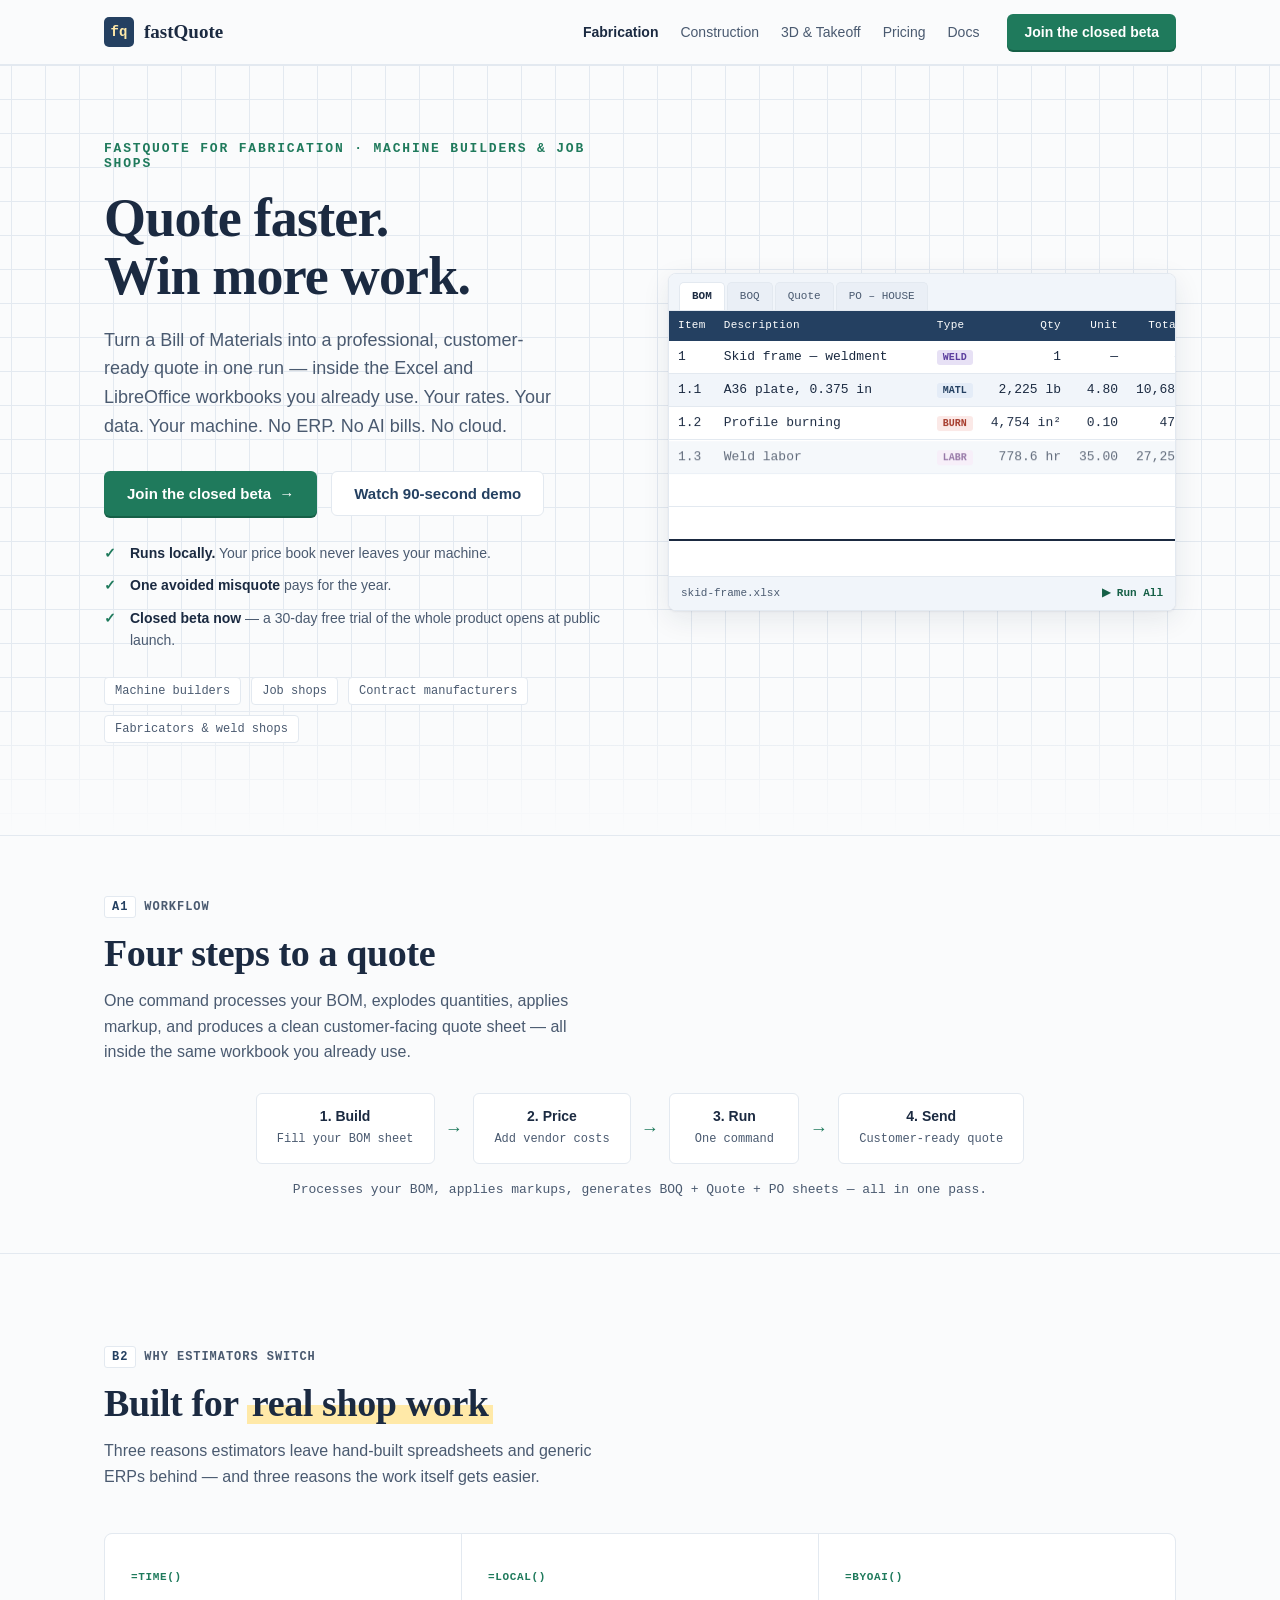
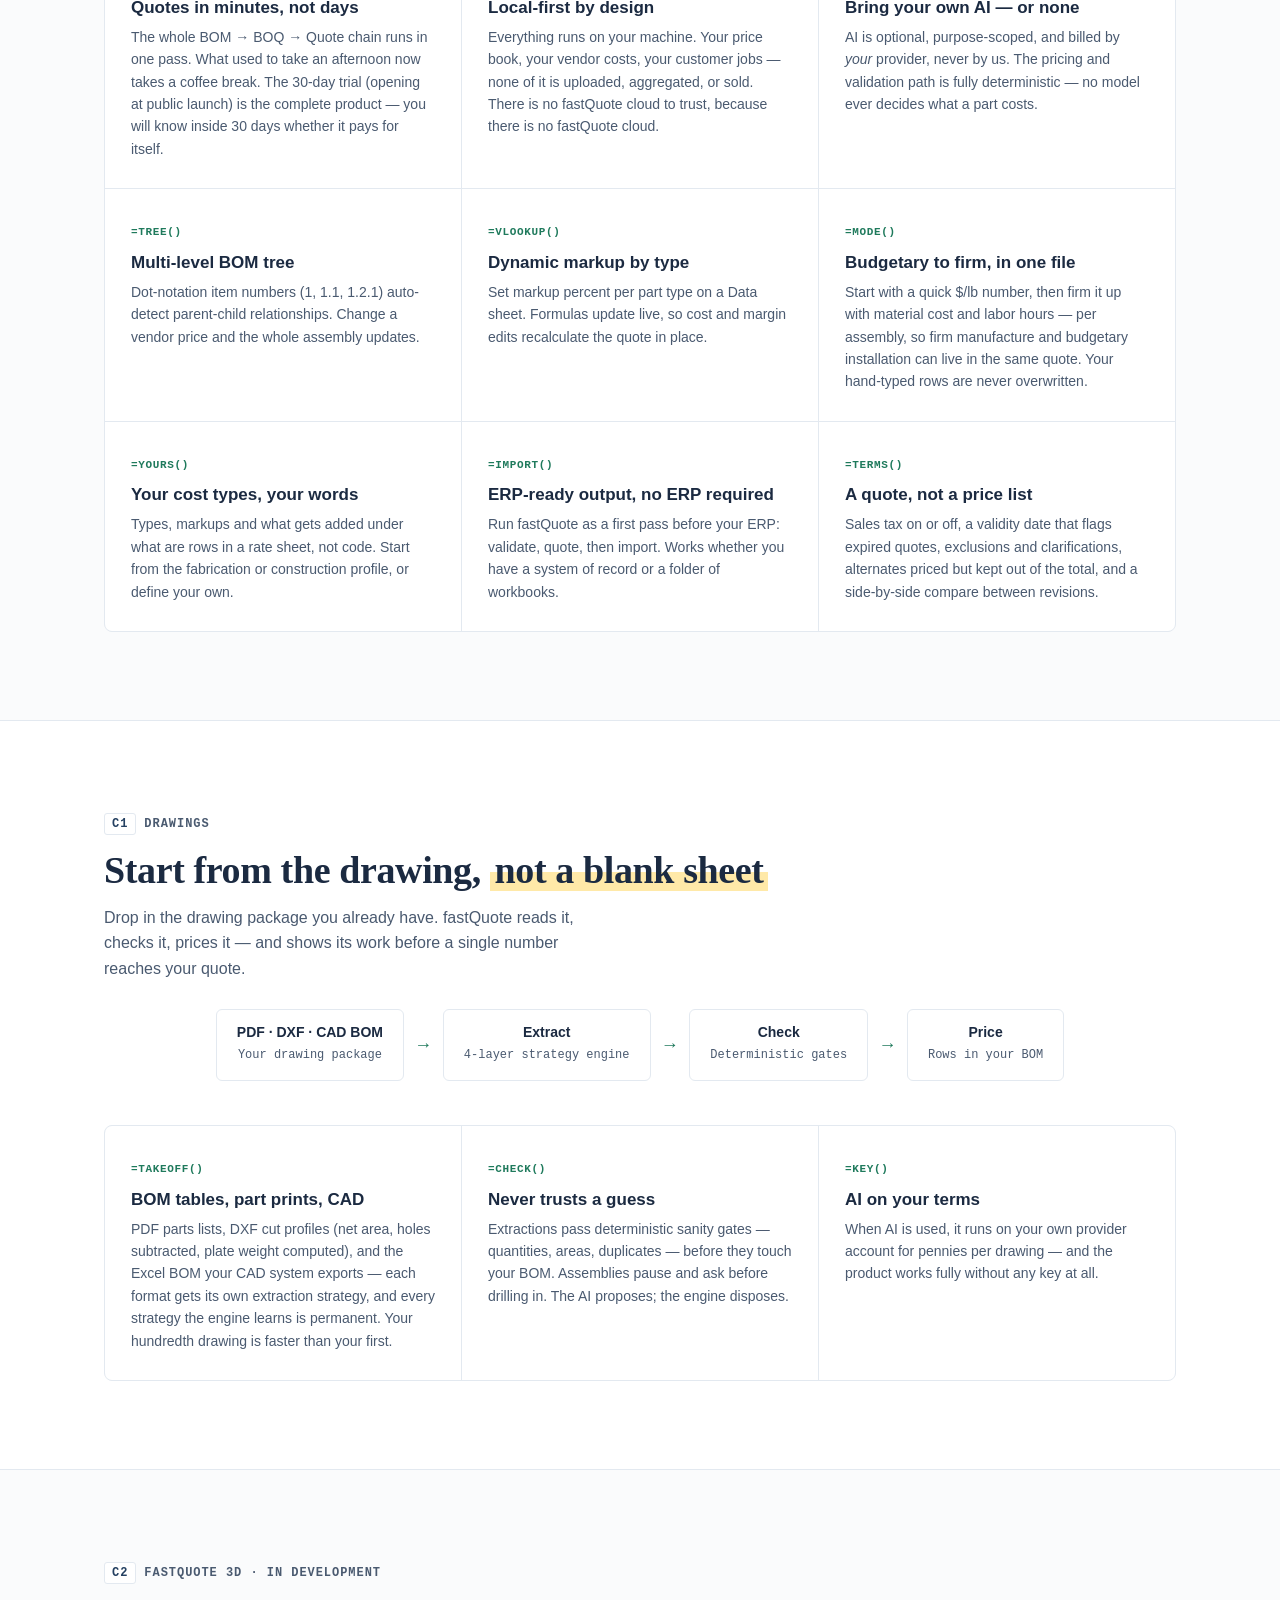
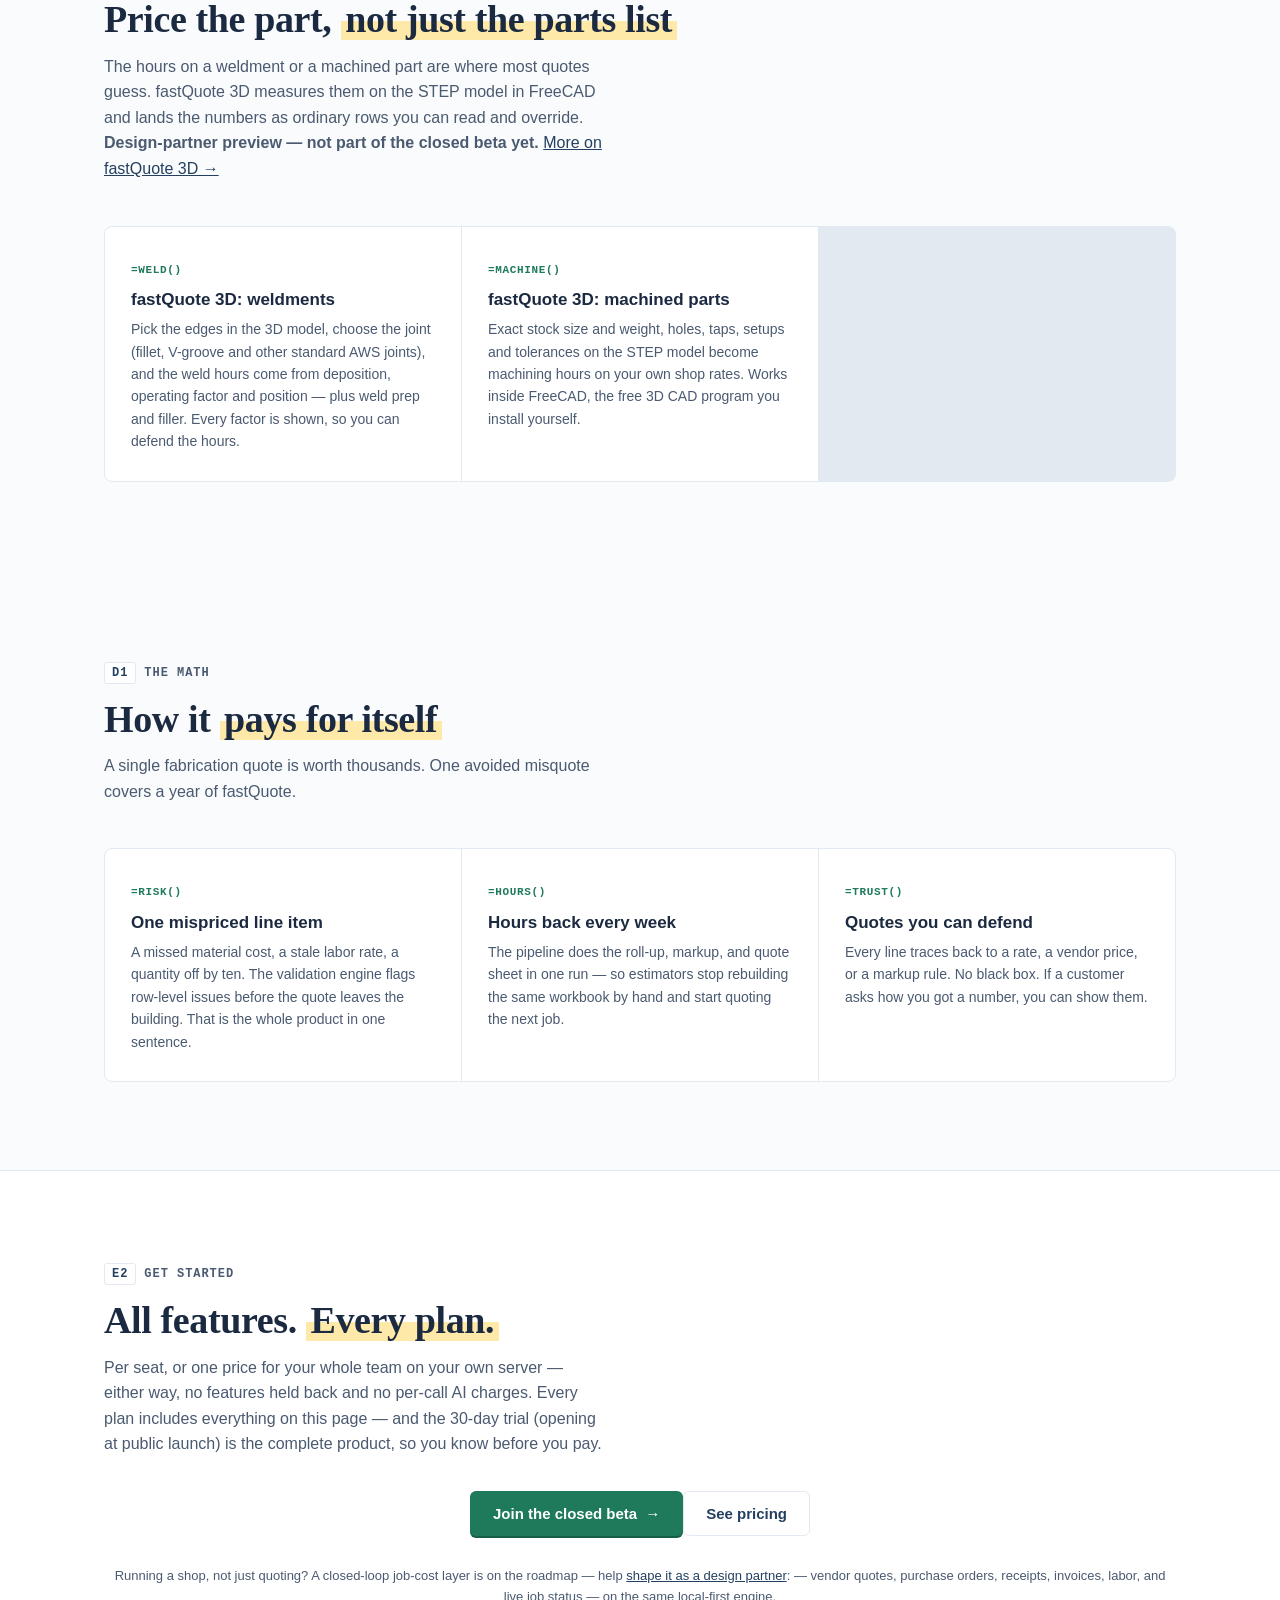
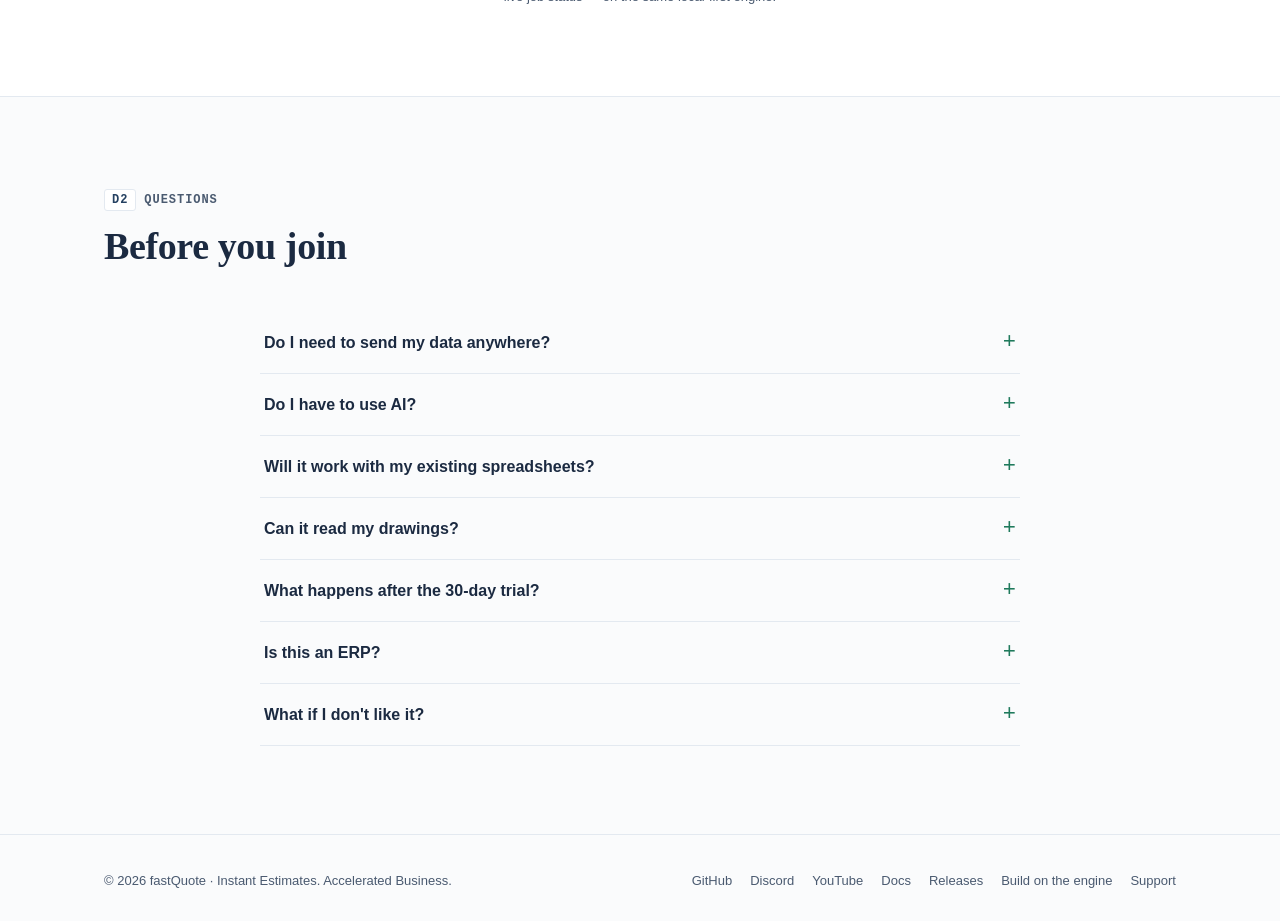
<file: desktop.html>
<!DOCTYPE html>
<html lang="en">
<head>
<meta charset="utf-8">
<meta name="viewport" content="width=device-width, initial-scale=1">
<title>fastQuote</title>
<meta http-equiv="refresh" content="0; url=fabrication.html">
<link rel="canonical" href="fabrication.html">
<meta name="robots" content="noindex">
</head>
<body>
<p>This page has moved &mdash; <a href="index.html">go to the fastQuote home page</a> or see <a href="pricing.html">pricing</a>.</p>
</body>
</html>
</file>
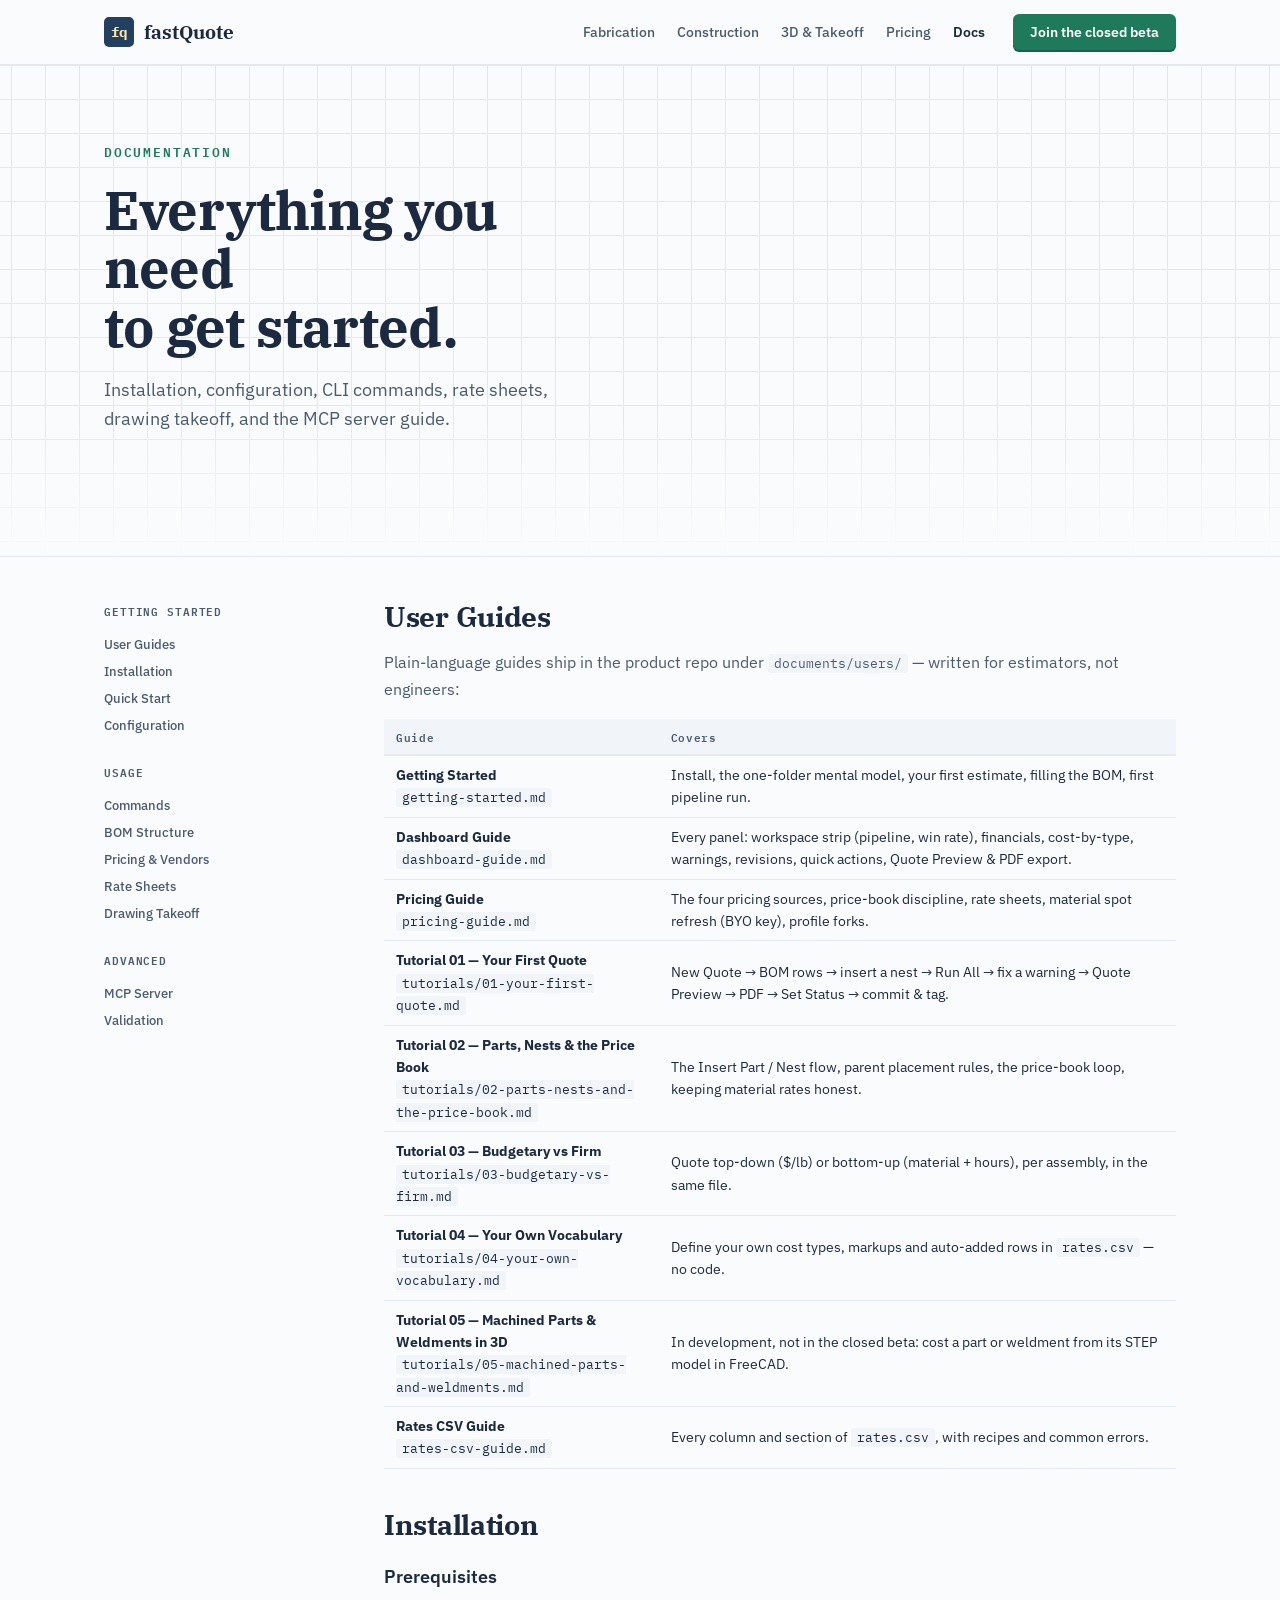
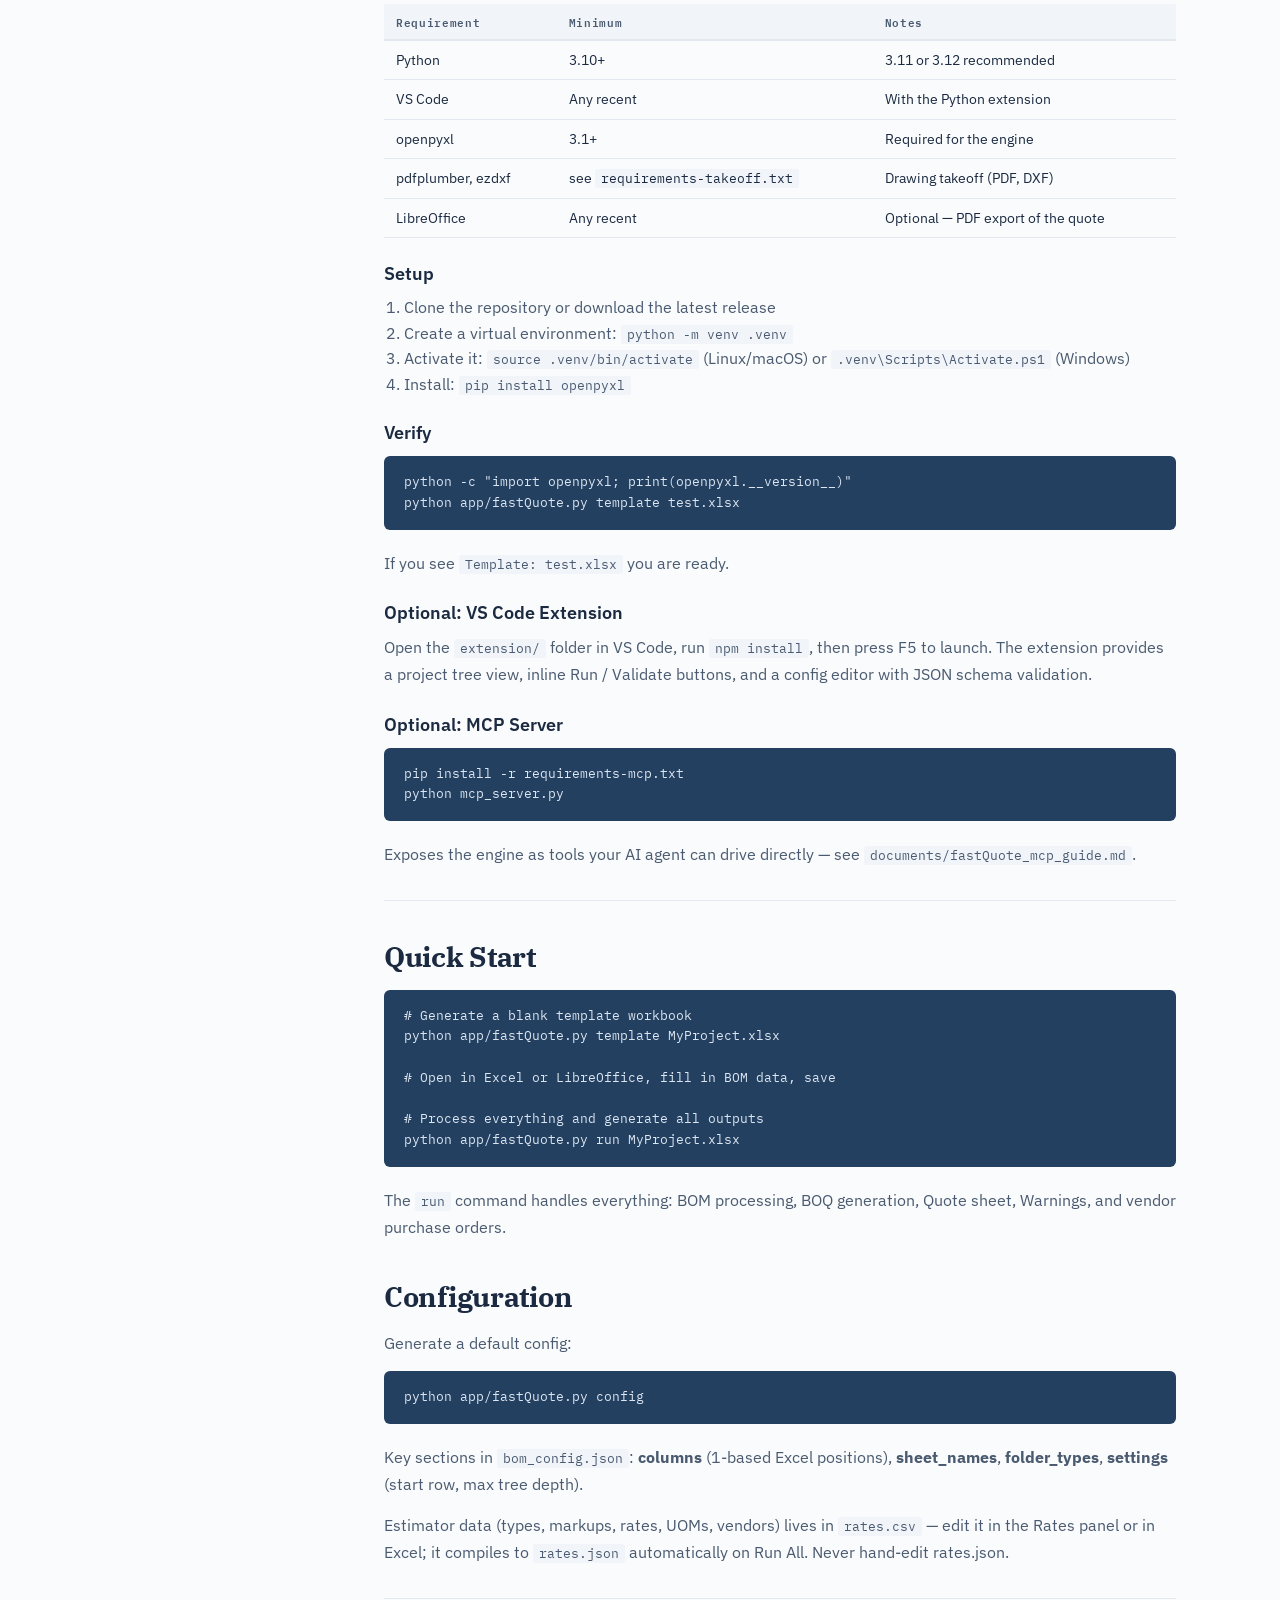
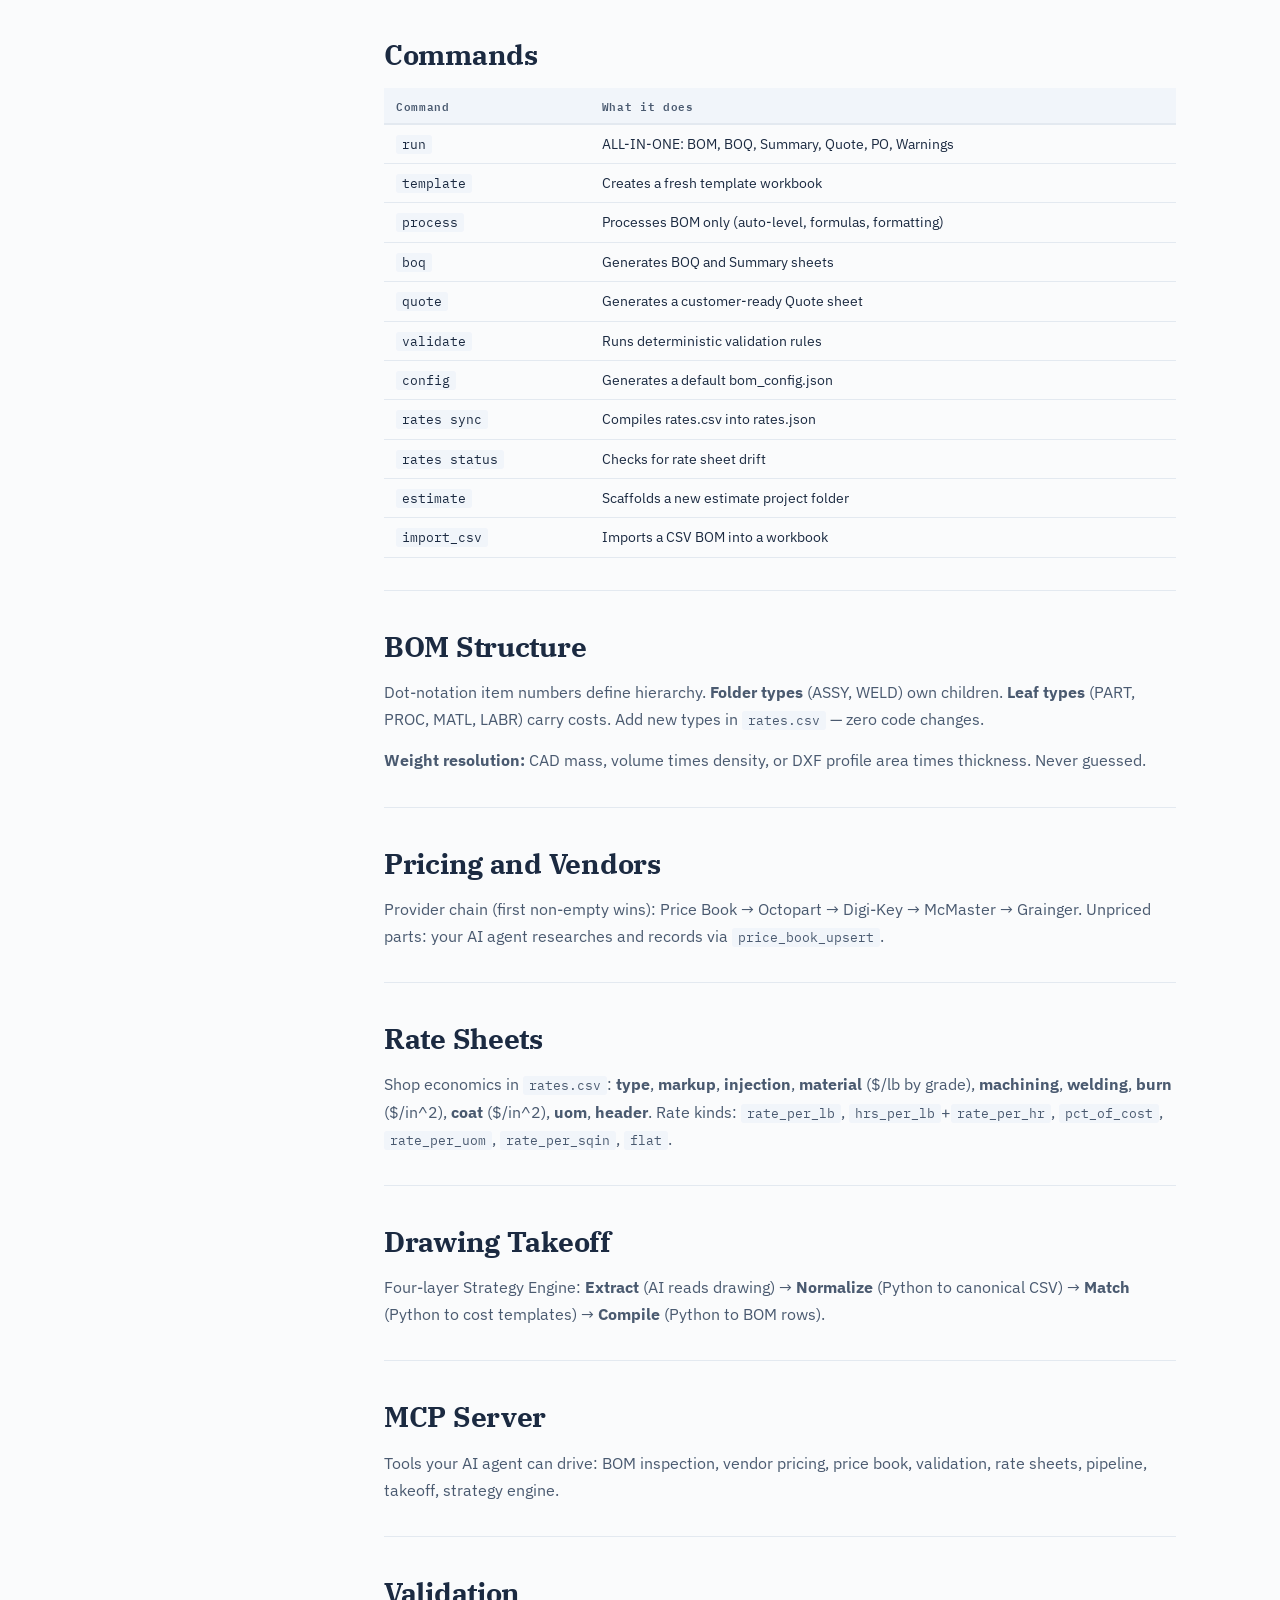
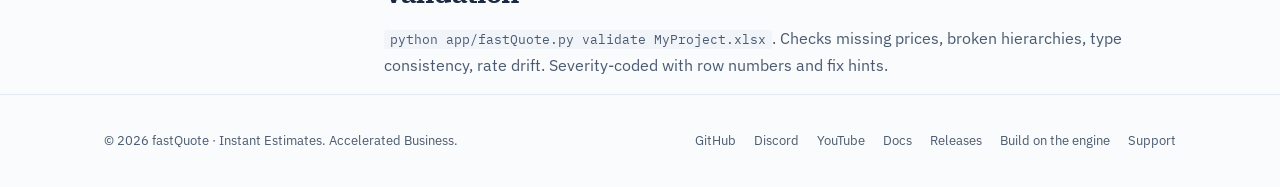
<file: docs.html>
<!DOCTYPE html>
<html lang="en">
<head>
<meta charset="utf-8">
<meta name="viewport" content="width=device-width, initial-scale=1">
<title>fastQuote — Documentation</title>
<meta name="description" content="Installation, configuration, and usage guides for fastQuote.">
<script>const LINKS={beta:"mailto:support@fastquote.app?subject=fastQuote%20closed%20beta",trial:"https://payhip.com/fastquote",buyPro:"https://payhip.com/b/fastquote-pro",buyEnt:"mailto:support@fastquote.app?subject=Enterprise",github:"https://github.com/fastquote-community",discord:"https://discord.gg/fastquote",youtube:"https://youtube.com/@fastquote",docs:"docs.html",releases:"https://github.com/fastquote/releases",support:"mailto:support@fastquote.app"};</script>
<link rel="preconnect" href="https://fonts.googleapis.com">
<link rel="preconnect" href="https://fonts.gstatic.com" crossorigin>
<link rel="stylesheet" href="https://fonts.googleapis.com/css2?family=IBM+Plex+Serif:wght@600;700&family=IBM+Plex+Sans:wght@400;500;600&family=IBM+Plex+Mono:wght@400;500;600&display=swap" media="print" onload="this.media='all'">
<noscript><link rel="stylesheet" href="https://fonts.googleapis.com/css2?family=IBM+Plex+Serif:wght@600;700&family=IBM+Plex+Sans:wght@400;500;600&family=IBM+Plex+Mono:wght@400;500;600&display=swap"></noscript>
<link rel="icon" href='data:image/svg+xml,<svg xmlns="http://www.w3.org/2000/svg" viewBox="0 0 32 32"><rect width="32" height="32" rx="4" fill="%23244061"/><text x="16" y="22" font-family="monospace" font-size="15" font-weight="700" fill="%23FFE9A8" text-anchor="middle">fq</text></svg>'>
<link rel="stylesheet" href="style.css">
</head>
<body>

<header class="site">
  <div class="wrap nav">
    <a class="logo" href="index.html"><span class="mark">fq</span>fastQuote</a>
    <nav class="nav-links" aria-label="Site">
      <a href="fabrication.html">Fabrication</a>
      <a href="construction.html">Construction</a>
      <a href="tools.html">3D &amp; Takeoff</a>
      <a href="pricing.html">Pricing</a>
      <a href="docs.html" class="active">Docs</a>
    </nav>
    <a class="btn btn-primary" data-link="beta" href="#">Join the closed beta</a>
  </div>
</header>

<section class="hero">
  <div class="wrap">
    <div>
      <div class="tagline">DOCUMENTATION</div>
      <h1>Everything you need<br>to get started.</h1>
      <p class="lede">Installation, configuration, CLI commands, rate sheets, drawing takeoff, and the MCP server guide.</p>
    </div>
  </div>
</section>

<div class="wrap">
<div class="docs-grid">
  <aside class="docs-sidebar">
    <h4>Getting Started</h4>
    <ul>
      <li><a href="#user-guides">User Guides</a></li>
      <li><a href="#installation">Installation</a></li>
      <li><a href="#quickstart">Quick Start</a></li>
      <li><a href="#configuration">Configuration</a></li>
    </ul>
    <h4 style="margin-top:24px;">Usage</h4>
    <ul>
      <li><a href="#commands">Commands</a></li>
      <li><a href="#bom-structure">BOM Structure</a></li>
      <li><a href="#pricing-providers">Pricing &amp; Vendors</a></li>
      <li><a href="#rate-sheets">Rate Sheets</a></li>
      <li><a href="#takeoff">Drawing Takeoff</a></li>
    </ul>
    <h4 style="margin-top:24px;">Advanced</h4>
    <ul>
      <li><a href="#mcp-server">MCP Server</a></li>
      <li><a href="#validation">Validation</a></li>
    </ul>
  </aside>

  <main class="docs-content">

<h2 id="user-guides">User Guides</h2>
<p>Plain-language guides ship in the product repo under
<code>documents/users/</code> — written for estimators, not engineers:</p>
<table><tr><th>Guide</th><th>Covers</th></tr>
<tr><td><b>Getting Started</b><br><code>getting-started.md</code></td><td>Install, the one-folder mental model, your first estimate, filling the BOM, first pipeline run.</td></tr>
<tr><td><b>Dashboard Guide</b><br><code>dashboard-guide.md</code></td><td>Every panel: workspace strip (pipeline, win rate), financials, cost-by-type, warnings, revisions, quick actions, Quote Preview &amp; PDF export.</td></tr>
<tr><td><b>Pricing Guide</b><br><code>pricing-guide.md</code></td><td>The four pricing sources, price-book discipline, rate sheets, material spot refresh (BYO key), profile forks.</td></tr>
<tr><td><b>Tutorial 01 — Your First Quote</b><br><code>tutorials/01-your-first-quote.md</code></td><td>New Quote → BOM rows → insert a nest → Run All → fix a warning → Quote Preview → PDF → Set Status → commit &amp; tag.</td></tr>
<tr><td><b>Tutorial 02 — Parts, Nests &amp; the Price Book</b><br><code>tutorials/02-parts-nests-and-the-price-book.md</code></td><td>The Insert Part / Nest flow, parent placement rules, the price-book loop, keeping material rates honest.</td></tr>
<tr><td><b>Tutorial 03 — Budgetary vs Firm</b><br><code>tutorials/03-budgetary-vs-firm.md</code></td><td>Quote top-down ($/lb) or bottom-up (material + hours), per assembly, in the same file.</td></tr>
<tr><td><b>Tutorial 04 — Your Own Vocabulary</b><br><code>tutorials/04-your-own-vocabulary.md</code></td><td>Define your own cost types, markups and auto-added rows in <code>rates.csv</code> &mdash; no code.</td></tr>
<tr><td><b>Tutorial 05 — Machined Parts &amp; Weldments in 3D</b><br><code>tutorials/05-machined-parts-and-weldments.md</code></td><td>In development, not in the closed beta: cost a part or weldment from its STEP model in FreeCAD.</td></tr>
<tr><td><b>Rates CSV Guide</b><br><code>rates-csv-guide.md</code></td><td>Every column and section of <code>rates.csv</code>, with recipes and common errors.</td></tr>
</table>

<h2 id="installation">Installation</h2>

<h3>Prerequisites</h3>
<table><tr><th>Requirement</th><th>Minimum</th><th>Notes</th></tr>
<tr><td>Python</td><td>3.10+</td><td>3.11 or 3.12 recommended</td></tr>
<tr><td>VS Code</td><td>Any recent</td><td>With the Python extension</td></tr>
<tr><td>openpyxl</td><td>3.1+</td><td>Required for the engine</td></tr>
<tr><td>pdfplumber, ezdxf</td><td>see <code>requirements-takeoff.txt</code></td><td>Drawing takeoff (PDF, DXF)</td></tr>
<tr><td>LibreOffice</td><td>Any recent</td><td>Optional &mdash; PDF export of the quote</td></tr></table>

<h3>Setup</h3>
<ol>
  <li>Clone the repository or download the latest release</li>
  <li>Create a virtual environment: <code>python -m venv .venv</code></li>
  <li>Activate it: <code>source .venv/bin/activate</code> (Linux/macOS) or <code>.venv\Scripts\Activate.ps1</code> (Windows)</li>
  <li>Install: <code>pip install openpyxl</code></li>
</ol>

<h3>Verify</h3>
<pre>python -c "import openpyxl; print(openpyxl.__version__)"
python app/fastQuote.py template test.xlsx</pre>
<p>If you see <code>Template: test.xlsx</code> you are ready.</p>

<h3>Optional: VS Code Extension</h3>
<p>Open the <code>extension/</code> folder in VS Code, run <code>npm install</code>, then press F5 to launch. The extension provides a project tree view, inline Run / Validate buttons, and a config editor with JSON schema validation.</p>

<h3>Optional: MCP Server</h3>
<pre>pip install -r requirements-mcp.txt
python mcp_server.py</pre>
<p>Exposes the engine as tools your AI agent can drive directly — see <code>documents/fastQuote_mcp_guide.md</code>.</p>

<hr>

<h2 id="quickstart">Quick Start</h2>
<pre># Generate a blank template workbook
python app/fastQuote.py template MyProject.xlsx

# Open in Excel or LibreOffice, fill in BOM data, save

# Process everything and generate all outputs
python app/fastQuote.py run MyProject.xlsx</pre>
<p>The <code>run</code> command handles everything: BOM processing, BOQ generation, Quote sheet, Warnings, and vendor purchase orders.</p>
<h2 id="configuration">Configuration</h2>
<p>Generate a default config:</p>
<pre>python app/fastQuote.py config</pre>
<p>Key sections in <code>bom_config.json</code>: <b>columns</b> (1-based Excel positions), <b>sheet_names</b>, <b>folder_types</b>, <b>settings</b> (start row, max tree depth).</p>
<p>Estimator data (types, markups, rates, UOMs, vendors) lives in <code>rates.csv</code> — edit it in the Rates panel or in Excel; it compiles to <code>rates.json</code> automatically on Run All. Never hand-edit rates.json.</p>

<hr>
<h2 id="commands">Commands</h2>
<table><tr><th>Command</th><th>What it does</th></tr>
<tr><td><code>run</code></td><td>ALL-IN-ONE: BOM, BOQ, Summary, Quote, PO, Warnings</td></tr>
<tr><td><code>template</code></td><td>Creates a fresh template workbook</td></tr>
<tr><td><code>process</code></td><td>Processes BOM only (auto-level, formulas, formatting)</td></tr>
<tr><td><code>boq</code></td><td>Generates BOQ and Summary sheets</td></tr>
<tr><td><code>quote</code></td><td>Generates a customer-ready Quote sheet</td></tr>
<tr><td><code>validate</code></td><td>Runs deterministic validation rules</td></tr>
<tr><td><code>config</code></td><td>Generates a default bom_config.json</td></tr>
<tr><td><code>rates sync</code></td><td>Compiles rates.csv into rates.json</td></tr>
<tr><td><code>rates status</code></td><td>Checks for rate sheet drift</td></tr>
<tr><td><code>estimate</code></td><td>Scaffolds a new estimate project folder</td></tr>
<tr><td><code>import_csv</code></td><td>Imports a CSV BOM into a workbook</td></tr></table>

<hr>
<h2 id="bom-structure">BOM Structure</h2>
<p>Dot-notation item numbers define hierarchy. <b>Folder types</b> (ASSY, WELD) own children. <b>Leaf types</b> (PART, PROC, MATL, LABR) carry costs. Add new types in <code>rates.csv</code> — zero code changes.</p>
<p><b>Weight resolution:</b> CAD mass, volume times density, or DXF profile area times thickness. Never guessed.</p>

<hr>
<h2 id="pricing-providers">Pricing and Vendors</h2>
<p>Provider chain (first non-empty wins): Price Book &rarr; Octopart &rarr; Digi-Key &rarr; McMaster &rarr; Grainger. Unpriced parts: your AI agent researches and records via <code>price_book_upsert</code>.</p>

<hr>
<h2 id="rate-sheets">Rate Sheets</h2>
<p>Shop economics in <code>rates.csv</code>: <b>type</b>, <b>markup</b>, <b>injection</b>, <b>material</b> ($/lb by grade), <b>machining</b>, <b>welding</b>, <b>burn</b> ($/in^2), <b>coat</b> ($/in^2), <b>uom</b>, <b>header</b>. Rate kinds: <code>rate_per_lb</code>, <code>hrs_per_lb</code>+<code>rate_per_hr</code>, <code>pct_of_cost</code>, <code>rate_per_uom</code>, <code>rate_per_sqin</code>, <code>flat</code>.</p>

<hr>
<h2 id="takeoff">Drawing Takeoff</h2>
<p>Four-layer Strategy Engine: <b>Extract</b> (AI reads drawing) &rarr; <b>Normalize</b> (Python to canonical CSV) &rarr; <b>Match</b> (Python to cost templates) &rarr; <b>Compile</b> (Python to BOM rows).</p>

<hr>
<h2 id="mcp-server">MCP Server</h2>
<p>Tools your AI agent can drive: BOM inspection, vendor pricing, price book, validation, rate sheets, pipeline, takeoff, strategy engine.</p>

<hr>
<h2 id="validation">Validation</h2>
<p><code>python app/fastQuote.py validate MyProject.xlsx</code>. Checks missing prices, broken hierarchies, type consistency, rate drift. Severity-coded with row numbers and fix hints.</p>

  </main>
</div>
</div>

<footer class="site">
  <div class="wrap">
    <span>&copy; <span id="year"></span> fastQuote &middot; Instant Estimates. Accelerated Business.</span>
    <nav aria-label="Footer">
      <a data-link="github" href="#">GitHub</a>
      <a data-link="discord" href="#">Discord</a>
      <a data-link="youtube" href="#">YouTube</a>
      <a data-link="docs" href="#">Docs</a>
      <a data-link="releases" href="#">Releases</a>
      <a href="engine.html">Build on the engine</a>
      <a data-link="support" href="#">Support</a>
    </nav>
  </div>
</footer>

<script data-goatcounter="https://fast-quote.goatcounter.com/count" async src="//gc.zgo.at/count.js"></script>
<script src="site.js"></script>
</body>
</html>
</file>
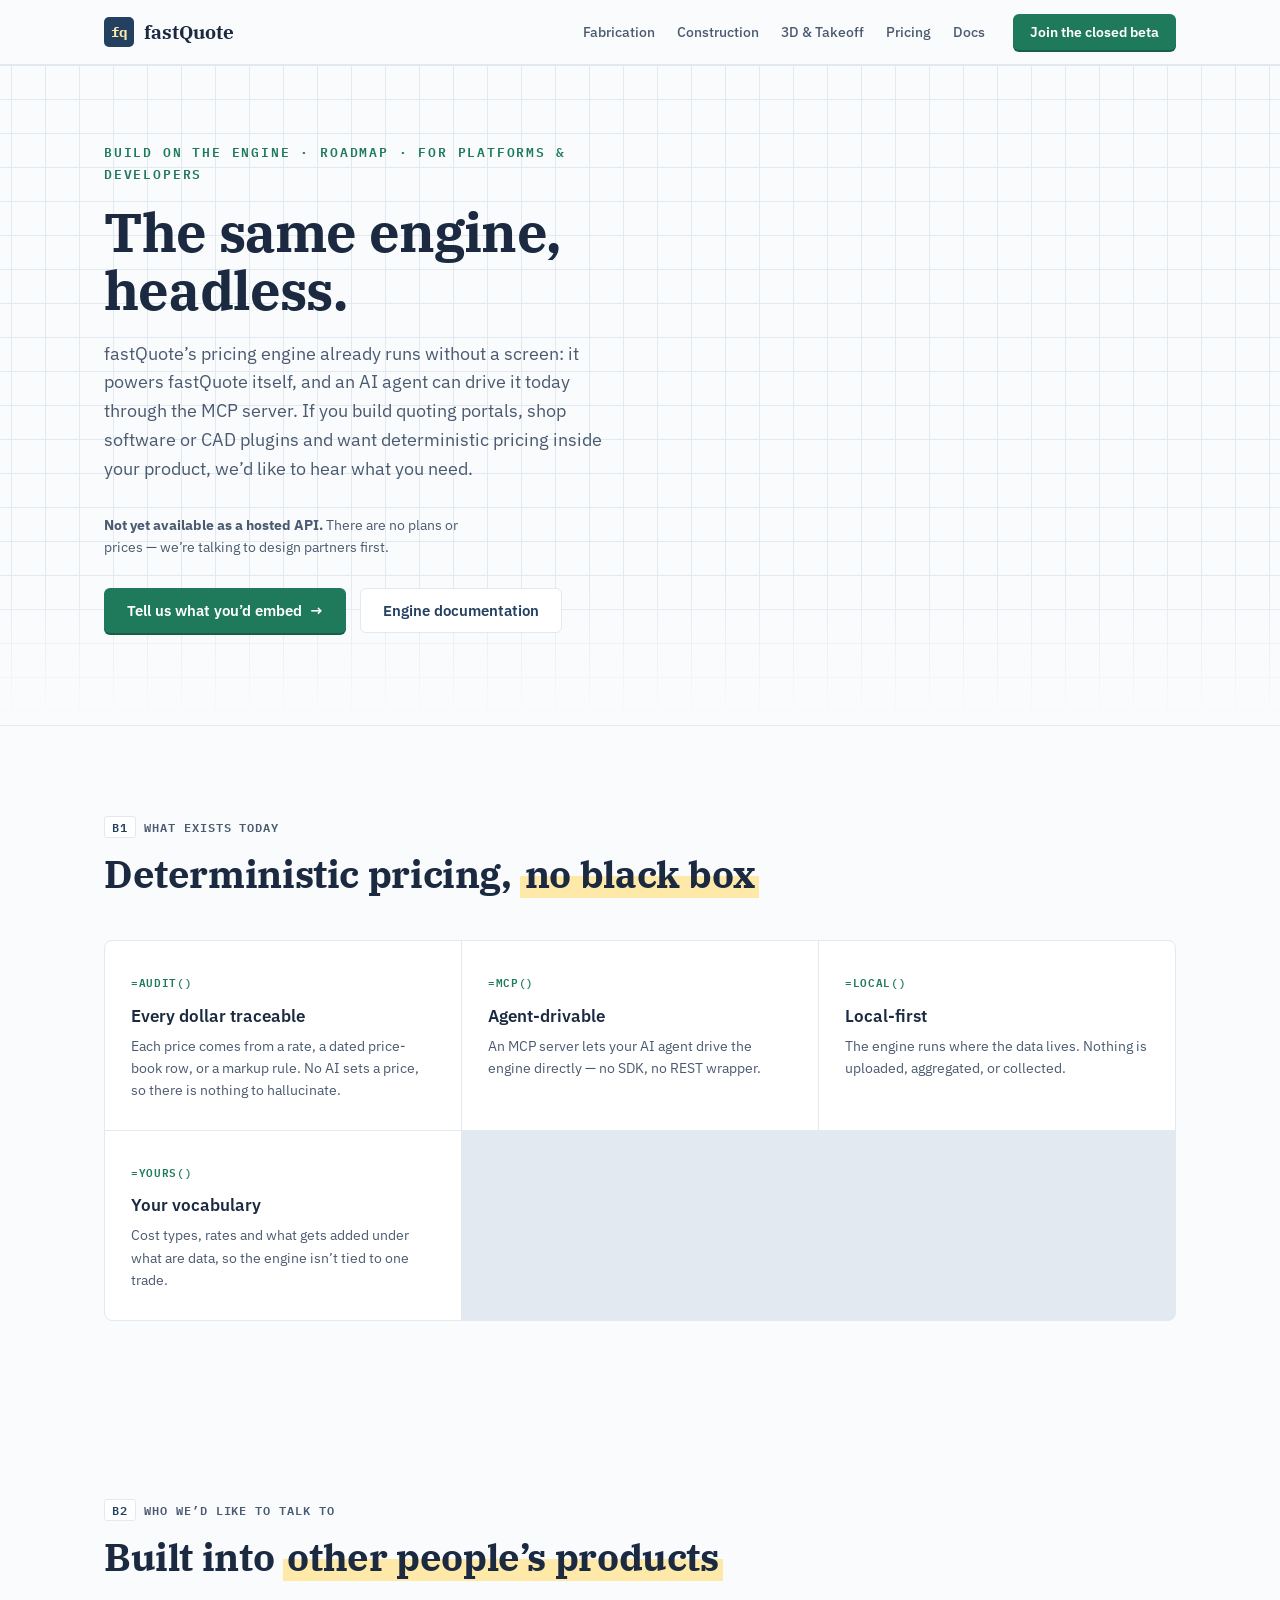
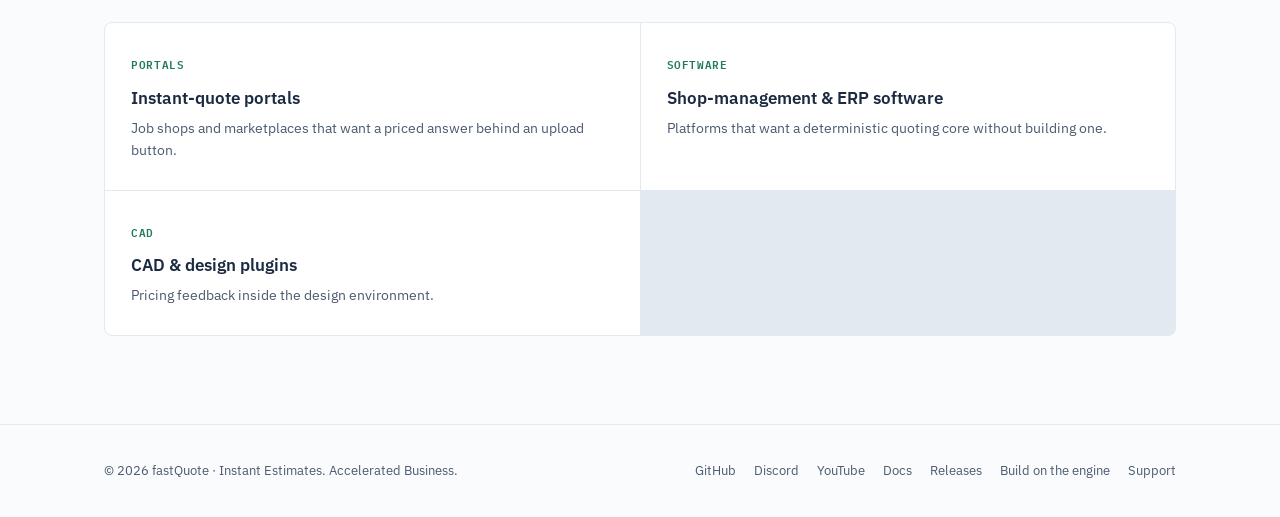
<file: engine.html>
<!DOCTYPE html>
<html lang="en">
<head>
<meta charset="utf-8">
<meta name="viewport" content="width=device-width, initial-scale=1">
<title>fastQuote — Build on the Engine</title>
<meta name="description" content="The fastQuote engine already runs headless. If you build quoting portals, shop software or CAD plugins and want to embed deterministic pricing, tell us what you need.">
<script>const LINKS={beta:"mailto:support@fastquote.app?subject=fastQuote%20closed%20beta",trial:"https://payhip.com/fastquote",buyPro:"https://payhip.com/b/fastquote-pro",buyEnt:"mailto:support@fastquote.app?subject=Enterprise",github:"https://github.com/fastquote-community",discord:"https://discord.gg/fastquote",youtube:"https://youtube.com/@fastquote",docs:"docs.html",releases:"https://github.com/fastquote/releases",support:"mailto:support@fastquote.app"};</script>
<link rel="preconnect" href="https://fonts.googleapis.com">
<link rel="preconnect" href="https://fonts.gstatic.com" crossorigin>
<link rel="stylesheet" href="https://fonts.googleapis.com/css2?family=IBM+Plex+Serif:wght@600;700&family=IBM+Plex+Sans:wght@400;500;600&family=IBM+Plex+Mono:wght@400;500;600&display=swap" media="print" onload="this.media='all'">
<noscript><link rel="stylesheet" href="https://fonts.googleapis.com/css2?family=IBM+Plex+Serif:wght@600;700&family=IBM+Plex+Sans:wght@400;500;600&family=IBM+Plex+Mono:wght@400;500;600&display=swap"></noscript>
<link rel="icon" href='data:image/svg+xml,<svg xmlns="http://www.w3.org/2000/svg" viewBox="0 0 32 32"><rect width="32" height="32" rx="4" fill="%23244061"/><text x="16" y="22" font-family="monospace" font-size="15" font-weight="700" fill="%23FFE9A8" text-anchor="middle">fq</text></svg>'>
<link rel="stylesheet" href="style.css">
</head>
<body>

<header class="site">
  <div class="wrap nav">
    <a class="logo" href="index.html"><span class="mark">fq</span>fastQuote</a>
    <nav class="nav-links" aria-label="Site">
      <a href="fabrication.html">Fabrication</a>
      <a href="construction.html">Construction</a>
      <a href="tools.html">3D &amp; Takeoff</a>
      <a href="pricing.html">Pricing</a>
      <a href="docs.html">Docs</a>
    </nav>
    <a class="btn btn-primary" data-link="beta" href="#">Join the closed beta</a>
  </div>
</header>

<section class="hero">
  <div class="wrap">
    <div>
      <div class="tagline">BUILD ON THE ENGINE &middot; ROADMAP &middot; FOR PLATFORMS &amp; DEVELOPERS</div>
      <h1>The same engine,<br>headless.</h1>
      <p class="lede">fastQuote&rsquo;s pricing engine already runs without a screen: it powers fastQuote itself, and an AI agent can drive it today through the MCP server. If you build quoting portals, shop software or CAD plugins and want deterministic pricing inside your product, we&rsquo;d like to hear what you need.</p>
      <p class="lede" style="font-size:14px;"><b>Not yet available as a hosted API.</b> There are no plans or prices &mdash; we&rsquo;re talking to design partners first.</p>
      <div class="cta-row">
        <a class="btn btn-primary" href="mailto:support@fastquote.app?subject=Build%20on%20the%20engine">Tell us what you&rsquo;d embed <span class="arrow">&rarr;</span></a>
        <a class="btn btn-ghost" href="docs.html">Engine documentation</a>
      </div>
    </div>
  </div>
</section>

<section>
  <div class="wrap">
    <span class="cellref" data-ref="B1">WHAT EXISTS TODAY</span>
    <h2>Deterministic pricing, <span class="hl">no black box</span></h2>
    <div class="feat-grid">
      <div class="feat"><span class="fx mono">=AUDIT()</span><h3>Every dollar traceable</h3><p>Each price comes from a rate, a dated price-book row, or a markup rule. No AI sets a price, so there is nothing to hallucinate.</p></div>
      <div class="feat"><span class="fx mono">=MCP()</span><h3>Agent-drivable</h3><p>An MCP server lets your AI agent drive the engine directly &mdash; no SDK, no REST wrapper.</p></div>
      <div class="feat"><span class="fx mono">=LOCAL()</span><h3>Local-first</h3><p>The engine runs where the data lives. Nothing is uploaded, aggregated, or collected.</p></div>
      <div class="feat"><span class="fx mono">=YOURS()</span><h3>Your vocabulary</h3><p>Cost types, rates and what gets added under what are data, so the engine isn&rsquo;t tied to one trade.</p></div>
    </div>
  </div>
</section>

<section id="who">
  <div class="wrap">
    <span class="cellref" data-ref="B2">WHO WE&rsquo;D LIKE TO TALK TO</span>
    <h2>Built into <span class="hl">other people&rsquo;s products</span></h2>
    <div class="engine-grid">
      <div class="eng-card"><span class="ex mono">PORTALS</span><h3>Instant-quote portals</h3><p>Job shops and marketplaces that want a priced answer behind an upload button.</p></div>
      <div class="eng-card"><span class="ex mono">SOFTWARE</span><h3>Shop-management &amp; ERP software</h3><p>Platforms that want a deterministic quoting core without building one.</p></div>
      <div class="eng-card"><span class="ex mono">CAD</span><h3>CAD &amp; design plugins</h3><p>Pricing feedback inside the design environment.</p></div>
    </div>
  </div>
</section>

<footer class="site">
  <div class="wrap">
    <span>&copy; <span id="year"></span> fastQuote &middot; Instant Estimates. Accelerated Business.</span>
    <nav aria-label="Footer">
      <a data-link="github" href="#">GitHub</a>
      <a data-link="discord" href="#">Discord</a>
      <a data-link="youtube" href="#">YouTube</a>
      <a data-link="docs" href="#">Docs</a>
      <a data-link="releases" href="#">Releases</a>
      <a href="engine.html">Build on the engine</a>
      <a data-link="support" href="#">Support</a>
    </nav>
  </div>
</footer>

<script data-goatcounter="https://fast-quote.goatcounter.com/count" async src="//gc.zgo.at/count.js"></script>
<script src="site.js"></script>
</body>
</html>
</file>
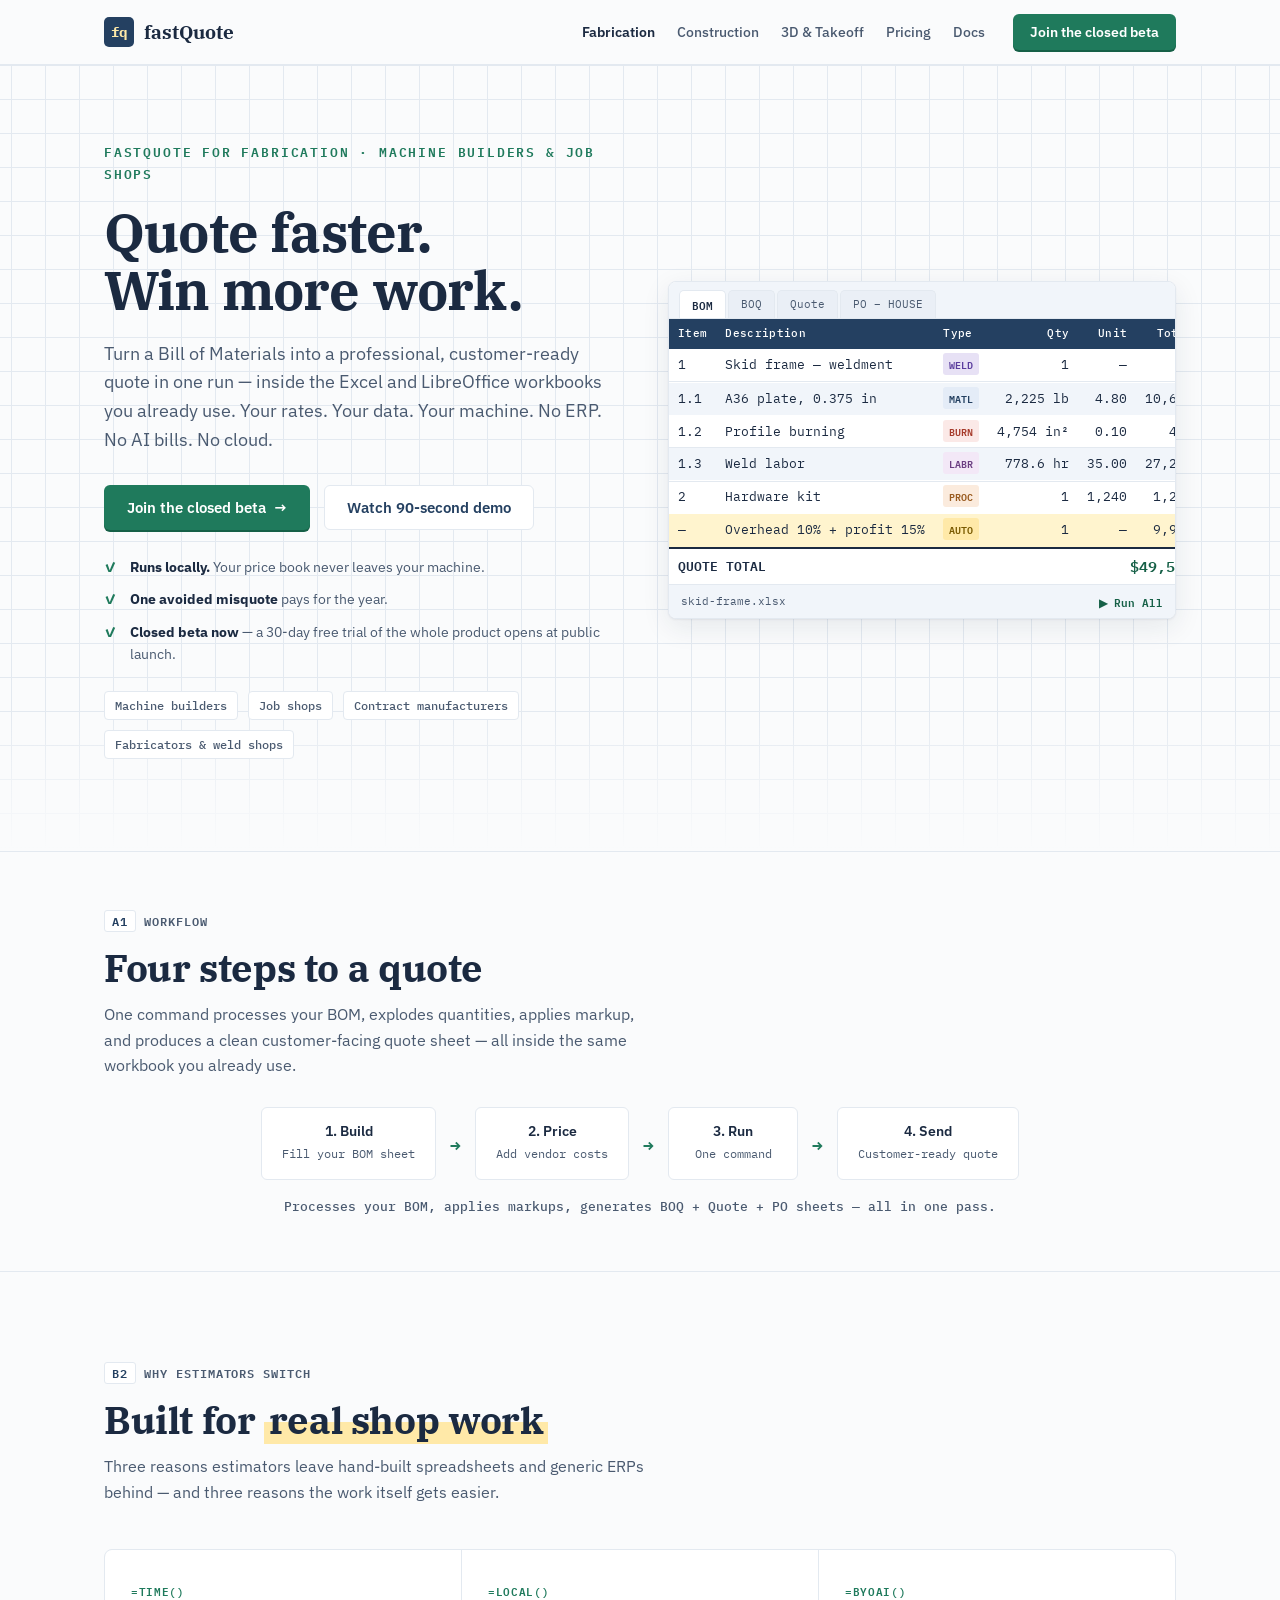
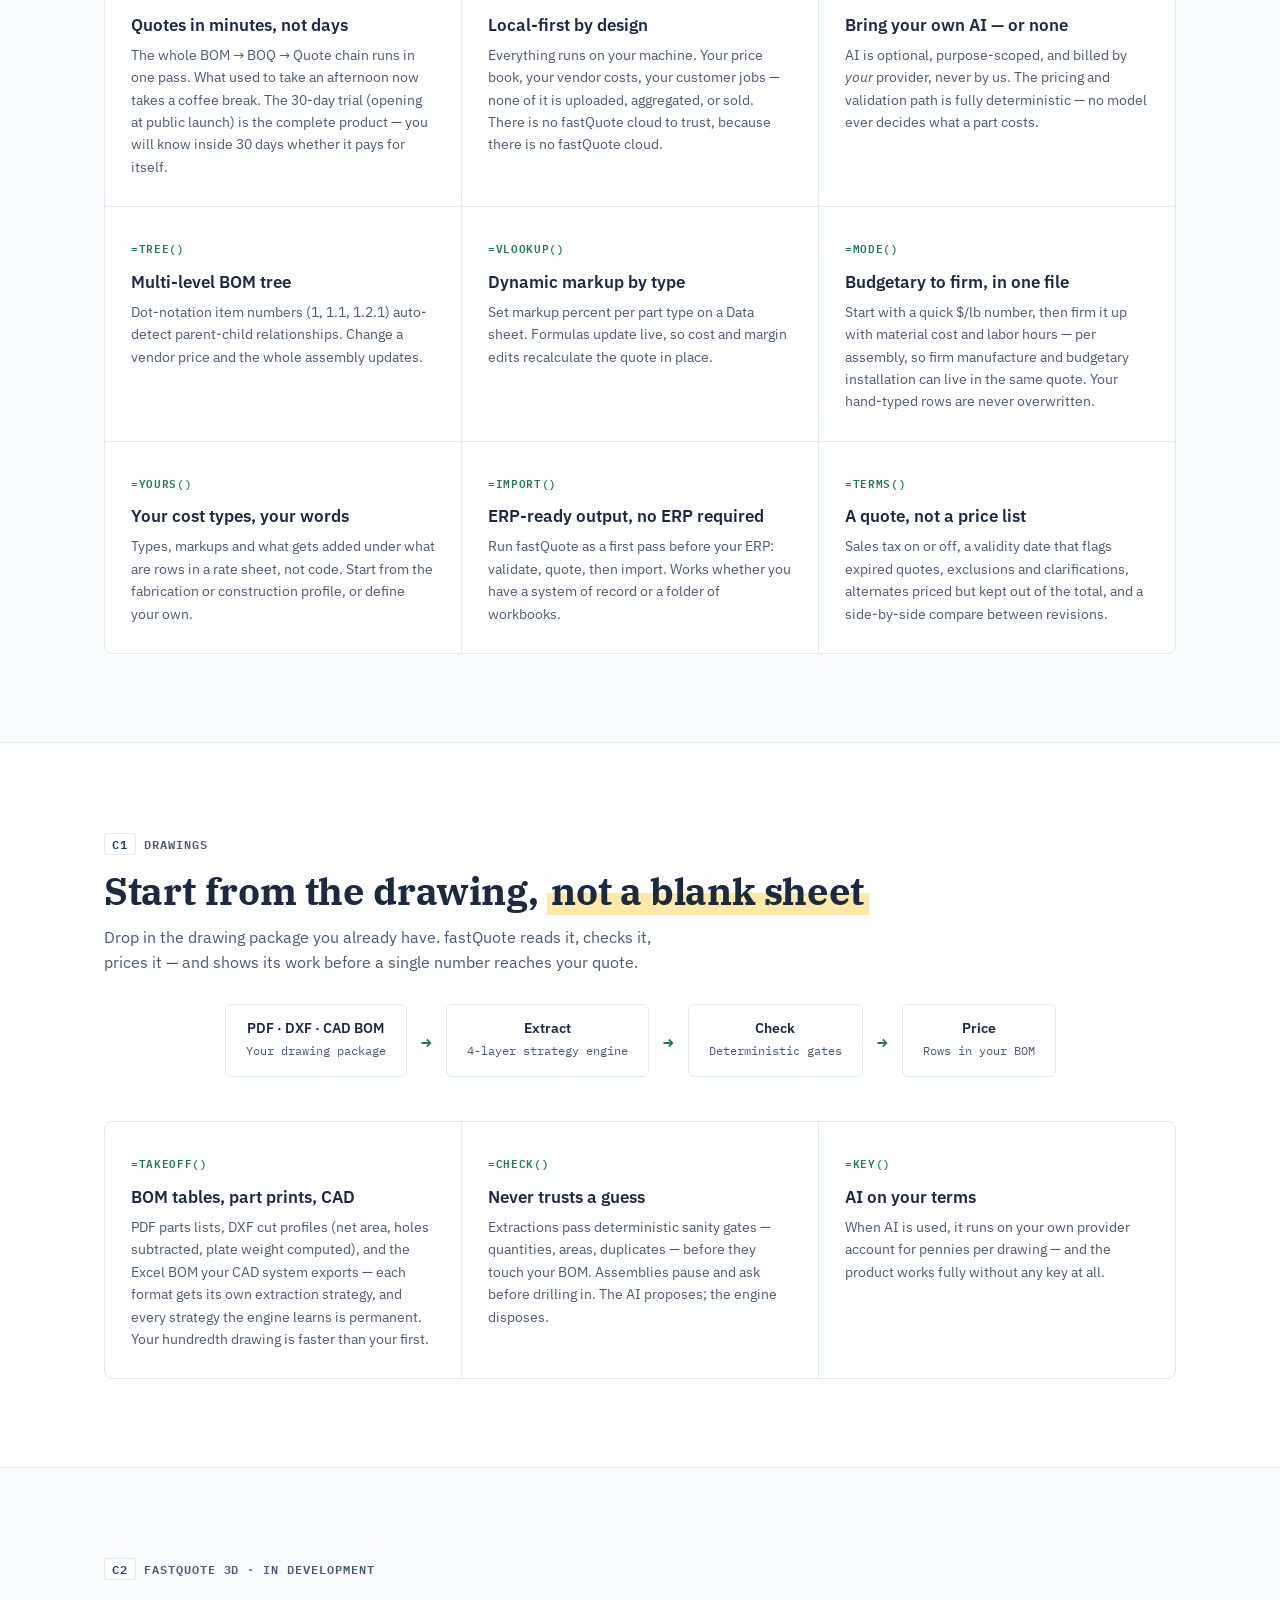
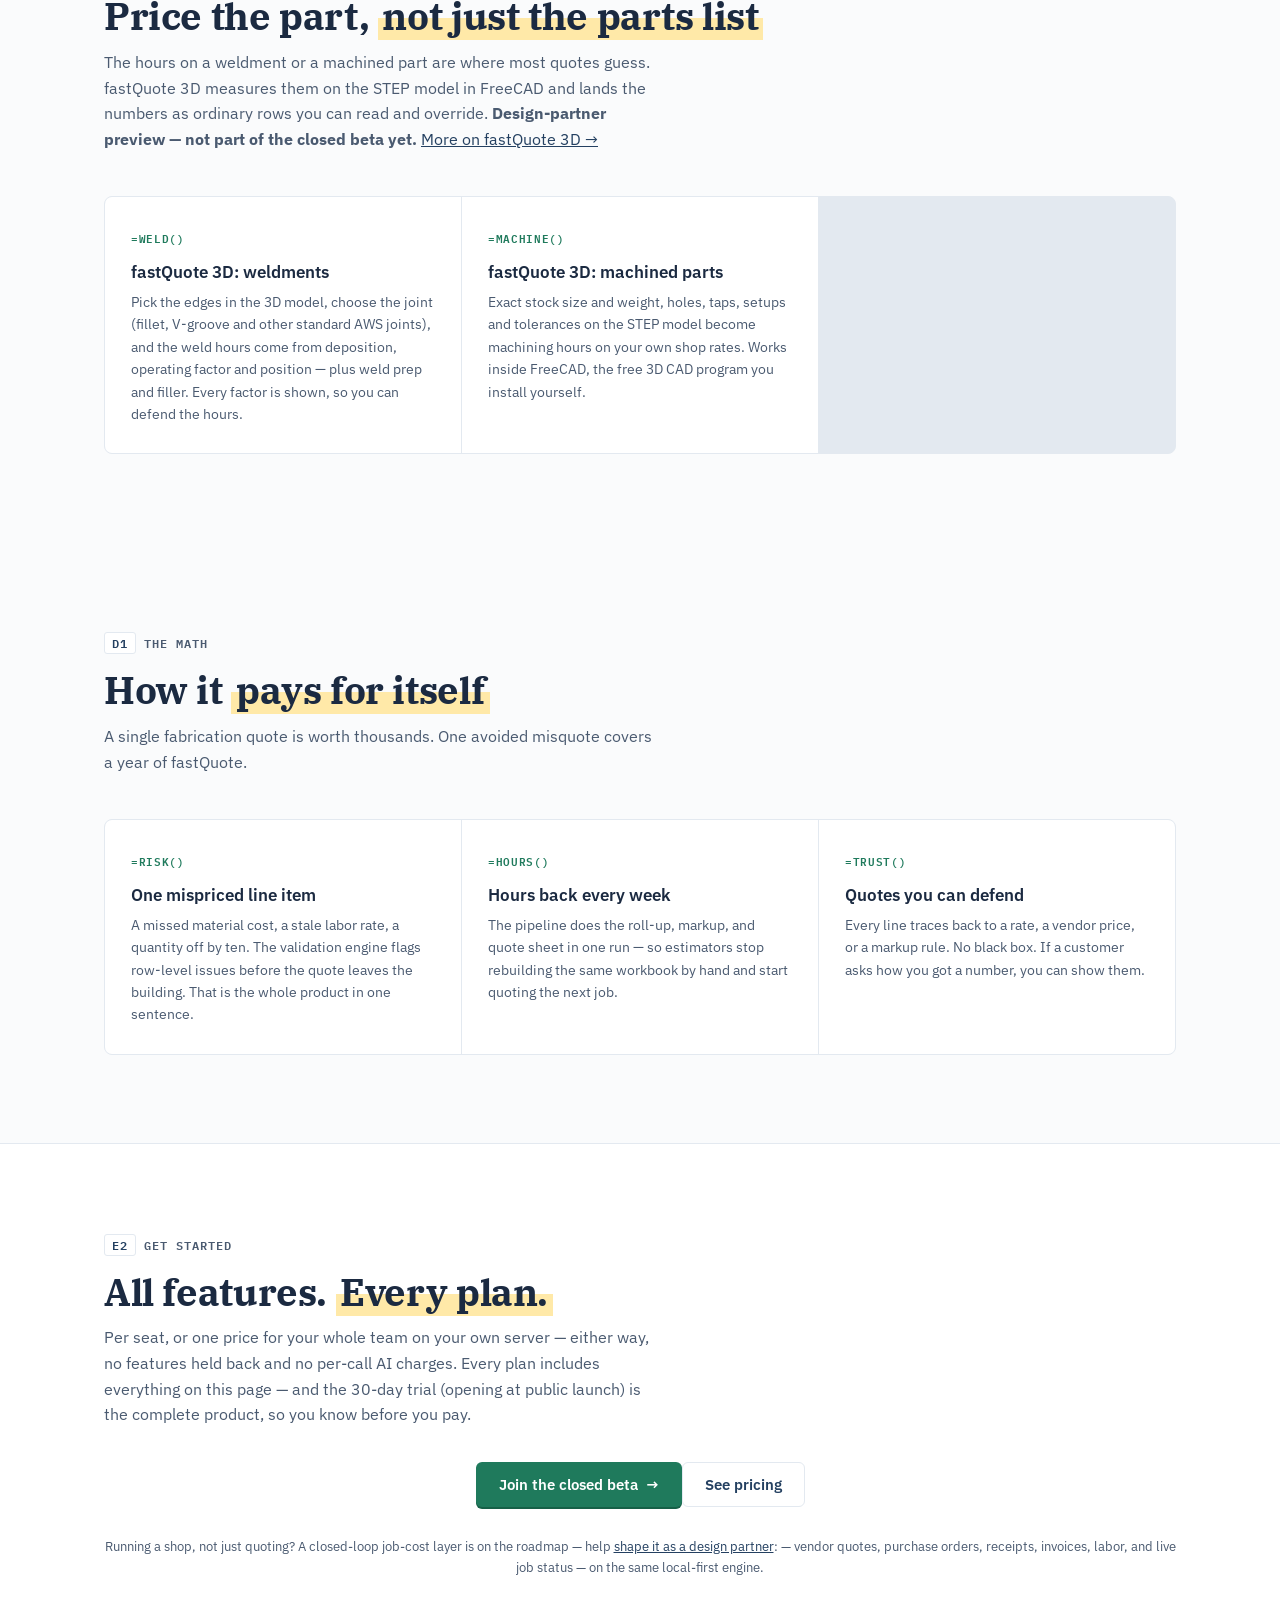
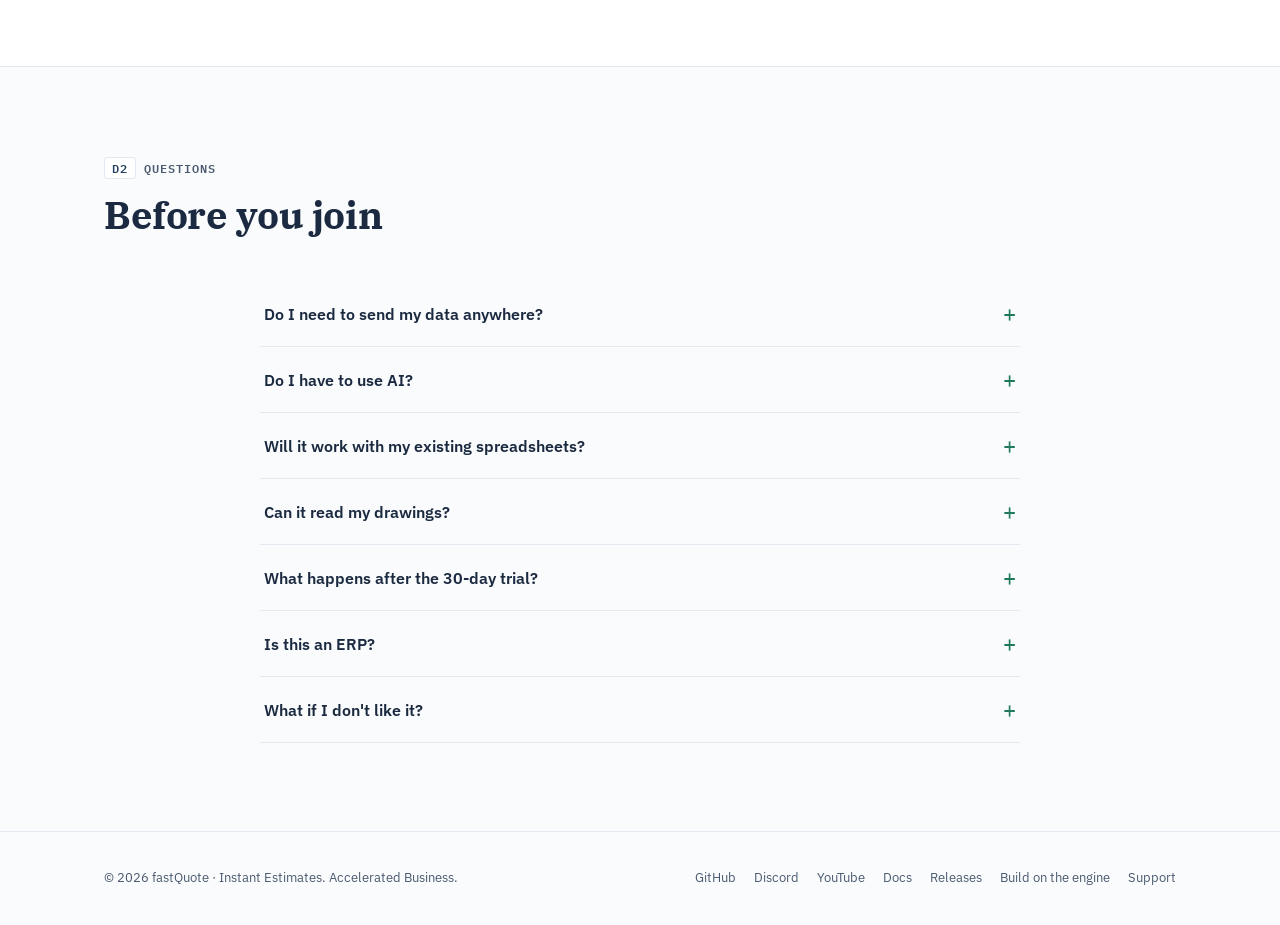
<file: fabrication.html>
<!DOCTYPE html>
<html lang="en">
<head>
<meta charset="utf-8">
<meta name="viewport" content="width=device-width, initial-scale=1">
<title>fastQuote for Fabrication</title>
<meta name="description" content="fastQuote for machine builders, job shops and fabricators: turn a BOM or a drawing into a customer-ready quote in one run, inside your own Excel workbooks. Material by weight, burn, machining, welding, budgetary to firm. Local-first.">
<script>const LINKS={beta:"mailto:support@fastquote.app?subject=fastQuote%20closed%20beta",trial:"https://payhip.com/fastquote",buyPro:"https://payhip.com/b/fastquote-pro",buyEnt:"mailto:support@fastquote.app?subject=Enterprise",github:"https://github.com/fastquote-community",discord:"https://discord.gg/fastquote",youtube:"https://youtube.com/@fastquote",docs:"docs.html",releases:"https://github.com/fastquote/releases",support:"mailto:support@fastquote.app"};</script>
<link rel="preconnect" href="https://fonts.googleapis.com">
<link rel="preconnect" href="https://fonts.gstatic.com" crossorigin>
<link rel="stylesheet" href="https://fonts.googleapis.com/css2?family=IBM+Plex+Serif:wght@600;700&family=IBM+Plex+Sans:wght@400;500;600&family=IBM+Plex+Mono:wght@400;500;600&display=swap" media="print" onload="this.media='all'">
<noscript><link rel="stylesheet" href="https://fonts.googleapis.com/css2?family=IBM+Plex+Serif:wght@600;700&family=IBM+Plex+Sans:wght@400;500;600&family=IBM+Plex+Mono:wght@400;500;600&display=swap"></noscript>
<link rel="icon" href='data:image/svg+xml,<svg xmlns="http://www.w3.org/2000/svg" viewBox="0 0 32 32"><rect width="32" height="32" rx="4" fill="%23244061"/><text x="16" y="22" font-family="monospace" font-size="15" font-weight="700" fill="%23FFE9A8" text-anchor="middle">fq</text></svg>'>
<link rel="stylesheet" href="style.css">
</head>
<body>

<header class="site">
  <div class="wrap nav">
    <a class="logo" href="index.html"><span class="mark">fq</span>fastQuote</a>
    <nav class="nav-links" aria-label="Site">
      <a href="fabrication.html" class="active">Fabrication</a>
      <a href="construction.html">Construction</a>
      <a href="tools.html">3D &amp; Takeoff</a>
      <a href="pricing.html">Pricing</a>
      <a href="docs.html">Docs</a>
    </nav>
    <a class="btn btn-primary" data-link="beta" href="#">Join the closed beta</a>
  </div>
</header>

<!-- Hero -->
<section class="hero">
  <div class="wrap">
    <div>
      <div class="tagline">FASTQUOTE FOR FABRICATION &middot; MACHINE BUILDERS &amp; JOB SHOPS</div>
      <h1>Quote faster.<br>Win more work.</h1>
      <p class="lede">Turn a Bill of Materials into a professional, customer-ready quote in one run — inside the Excel and LibreOffice workbooks you already use. Your rates. Your data. Your machine. No ERP. No AI bills. No cloud.</p>
      <div class="cta-row">
        <a class="btn btn-primary" data-link="beta" href="#">Join the closed beta <span class="arrow">&rarr;</span></a>
        <a class="btn btn-ghost" data-link="youtube" href="#">Watch 90-second demo</a>
      </div>
      <div class="trust-strip">
        <span><b>Runs locally.</b> Your price book never leaves your machine.</span>
        <span><b>One avoided misquote</b> pays for the year.</span>
        <span><b>Closed beta now</b> — a 30-day free trial of the whole product opens at public launch.</span>
      </div>
      <div class="suite-badges">
        <span>Machine builders</span><span>Job shops</span><span>Contract manufacturers</span><span>Fabricators &amp; weld shops</span>
      </div>
    </div>
    <div class="hero-sheet" aria-label="Example: fastQuote pricing a weldment automatically">
      <div class="sheet-tabs">
        <span class="on">BOM</span><span>BOQ</span><span>Quote</span><span>PO – HOUSE</span>
      </div>
      <div class="sheet">
        <table>
          <thead>
            <tr><th>Item</th><th>Description</th><th>Type</th><th class="num">Qty</th><th class="num">Unit</th><th class="num">Total</th></tr>
          </thead>
          <tbody>
            <tr class="row-anim" style="animation-delay:.15s"><td>1</td><td>Skid frame — weldment</td><td><span class="typ weld">WELD</span></td><td class="num">1</td><td class="num">—</td><td class="num">—</td></tr>
            <tr class="row-anim" style="animation-delay:.35s"><td>1.1</td><td>A36 plate, 0.375 in</td><td><span class="typ matl">MATL</span></td><td class="num">2,225 lb</td><td class="num">4.80</td><td class="num">10,680</td></tr>
            <tr class="row-anim" style="animation-delay:.55s"><td>1.2</td><td>Profile burning</td><td><span class="typ burn">BURN</span></td><td class="num">4,754 in&sup2;</td><td class="num">0.10</td><td class="num">475</td></tr>
            <tr class="row-anim" style="animation-delay:.75s"><td>1.3</td><td>Weld labor</td><td><span class="typ labr">LABR</span></td><td class="num">778.6 hr</td><td class="num">35.00</td><td class="num">27,251</td></tr>
            <tr class="row-anim" style="animation-delay:.95s"><td>2</td><td>Hardware kit</td><td><span class="typ subc">PROC</span></td><td class="num">1</td><td class="num">1,240</td><td class="num">1,240</td></tr>
            <tr class="row-anim auto-row" style="animation-delay:1.15s"><td>—</td><td>Overhead 10% + profit 15%</td><td><span class="typ auto">AUTO</span></td><td class="num">1</td><td class="num">—</td><td class="num">9,912</td></tr>
          </tbody>
          <tfoot>
            <tr class="row-anim" style="animation-delay:1.7s">
              <td colspan="4">QUOTE TOTAL</td>
              <td class="num" colspan="2"><span class="grand">$49,558</span></td>
            </tr>
          </tfoot>
        </table>
      </div>
      <div class="sheet-caption">
        <span>skid-frame.xlsx</span>
        <span class="run">&#9654; Run All</span>
      </div>
    </div>
  </div>
</section>
<!-- Pipeline -->
<section class="pipeline">
  <div class="wrap">
    <span class="cellref" data-ref="A1">WORKFLOW</span>
    <h2>Four steps to a quote</h2>
    <p class="sub">One command processes your BOM, explodes quantities, applies markup, and produces a clean customer-facing quote sheet &mdash; all inside the same workbook you already use.</p>
    <div class="pipe-row" style="margin-top:28px;">
      <div class="pipe"><b>1. Build</b><small>Fill your BOM sheet</small></div>
      <span class="pipe-arrow">&rarr;</span>
      <div class="pipe"><b>2. Price</b><small>Add vendor costs</small></div>
      <span class="pipe-arrow">&rarr;</span>
      <div class="pipe"><b>3. Run</b><small>One command</small></div>
      <span class="pipe-arrow">&rarr;</span>
      <div class="pipe"><b>4. Send</b><small>Customer-ready quote</small></div>
    </div>
    <p class="pipe-note">Processes your BOM, applies markups, generates BOQ + Quote + PO sheets — all in one pass.</p>
  </div>
</section>

<!-- Features -->
<section>
  <div class="wrap">
    <span class="cellref" data-ref="B2">WHY ESTIMATORS SWITCH</span>
    <h2>Built for <span class="hl">real shop work</span></h2>
    <p class="sub">Three reasons estimators leave hand-built spreadsheets and generic ERPs behind — and three reasons the work itself gets easier.</p>
    <div class="feat-grid">
      <div class="feat">
        <span class="fx mono">=TIME()</span>
        <h3>Quotes in minutes, not days</h3>
        <p>The whole BOM &rarr; BOQ &rarr; Quote chain runs in one pass. What used to take an afternoon now takes a coffee break. The 30-day trial (opening at public launch) is the complete product — you will know inside 30 days whether it pays for itself.</p>
      </div>
      <div class="feat">
        <span class="fx mono">=LOCAL()</span>
        <h3>Local-first by design</h3>
        <p>Everything runs on your machine. Your price book, your vendor costs, your customer jobs — none of it is uploaded, aggregated, or sold. There is no fastQuote cloud to trust, because there is no fastQuote cloud.</p>
      </div>
      <div class="feat">
        <span class="fx mono">=BYOAI()</span>
        <h3>Bring your own AI &mdash; or none</h3>
        <p>AI is optional, purpose-scoped, and billed by <em>your</em> provider, never by us. The pricing and validation path is fully deterministic — no model ever decides what a part costs.</p>
      </div>
      <div class="feat">
        <span class="fx mono">=TREE()</span>
        <h3>Multi-level BOM tree</h3>
        <p>Dot-notation item numbers (1, 1.1, 1.2.1) auto-detect parent-child relationships. Change a vendor price and the whole assembly updates.</p>
      </div>
      <div class="feat">
        <span class="fx mono">=VLOOKUP()</span>
        <h3>Dynamic markup by type</h3>
        <p>Set markup percent per part type on a Data sheet. Formulas update live, so cost and margin edits recalculate the quote in place.</p>
      </div>
      <div class="feat">
        <span class="fx mono">=MODE()</span>
        <h3>Budgetary to firm, in one file</h3>
        <p>Start with a quick $/lb number, then firm it up with material cost and labor hours &mdash; per assembly, so firm manufacture and budgetary installation can live in the same quote. Your hand-typed rows are never overwritten.</p>
      </div>
      <div class="feat">
        <span class="fx mono">=YOURS()</span>
        <h3>Your cost types, your words</h3>
        <p>Types, markups and what gets added under what are rows in a rate sheet, not code. Start from the fabrication or construction profile, or define your own.</p>
      </div>
      <div class="feat">
        <span class="fx mono">=IMPORT()</span>
        <h3>ERP-ready output, no ERP required</h3>
        <p>Run fastQuote as a first pass before your ERP: validate, quote, then import. Works whether you have a system of record or a folder of workbooks.</p>
      </div>
      <div class="feat">
        <span class="fx mono">=TERMS()</span>
        <h3>A quote, not a price list</h3>
        <p>Sales tax on or off, a validity date that flags expired quotes, exclusions and clarifications, alternates priced but kept out of the total, and a side-by-side compare between revisions.</p>
      </div>
    </div>
  </div>
</section>

<!-- Drawing takeoff -->
<section class="section-alt">
  <div class="wrap">
    <span class="cellref" data-ref="C1">DRAWINGS</span>
    <h2>Start from the drawing, <span class="hl">not a blank sheet</span></h2>
    <p class="sub">Drop in the drawing package you already have. fastQuote reads it, checks it, prices it — and shows its work before a single number reaches your quote.</p>
    <div class="pipe-row" style="margin-top:28px;">
      <div class="pipe"><b>PDF &middot; DXF &middot; CAD BOM</b><small>Your drawing package</small></div>
      <span class="pipe-arrow">&rarr;</span>
      <div class="pipe"><b>Extract</b><small>4-layer strategy engine</small></div>
      <span class="pipe-arrow">&rarr;</span>
      <div class="pipe"><b>Check</b><small>Deterministic gates</small></div>
      <span class="pipe-arrow">&rarr;</span>
      <div class="pipe"><b>Price</b><small>Rows in your BOM</small></div>
    </div>
    <div class="feat-grid">
      <div class="feat">
        <span class="fx mono">=TAKEOFF()</span>
        <h3>BOM tables, part prints, CAD</h3>
        <p>PDF parts lists, DXF cut profiles (net area, holes subtracted, plate weight computed), and the Excel BOM your CAD system exports — each format gets its own extraction strategy, and every strategy the engine learns is permanent. Your hundredth drawing is faster than your first.</p>
      </div>
      <div class="feat">
        <span class="fx mono">=CHECK()</span>
        <h3>Never trusts a guess</h3>
        <p>Extractions pass deterministic sanity gates — quantities, areas, duplicates — before they touch your BOM. Assemblies pause and ask before drilling in. The AI proposes; the engine disposes.</p>
      </div>
      <div class="feat">
        <span class="fx mono">=KEY()</span>
        <h3>AI on your terms</h3>
        <p>When AI is used, it runs on your own provider account for pennies per drawing — and the product works fully without any key at all.</p>
      </div>
    </div>
  </div>
</section>

<!-- In development: 3D part prep + weldments (not in the closed beta) -->
<section>
  <div class="wrap">
    <span class="cellref" data-ref="C2">FASTQUOTE 3D &middot; IN DEVELOPMENT</span>
    <h2>Price the part, <span class="hl">not just the parts list</span></h2>
    <p class="sub">The hours on a weldment or a machined part are where most quotes guess. fastQuote 3D measures them on the STEP model in FreeCAD and lands the numbers as ordinary rows you can read and override. <b>Design-partner preview &mdash; not part of the closed beta yet.</b> <a href="tools.html#fastquote-3d">More on fastQuote 3D &rarr;</a></p>
    <div class="feat-grid">
      <div class="feat">
        <span class="fx mono">=WELD()</span>
        <h3>fastQuote 3D: weldments</h3>
        <p>Pick the edges in the 3D model, choose the joint (fillet, V-groove and other standard AWS joints), and the weld hours come from deposition, operating factor and position &mdash; plus weld prep and filler. Every factor is shown, so you can defend the hours.</p>
      </div>
      <div class="feat">
        <span class="fx mono">=MACHINE()</span>
        <h3>fastQuote 3D: machined parts</h3>
        <p>Exact stock size and weight, holes, taps, setups and tolerances on the STEP model become machining hours on your own shop rates. Works inside FreeCAD, the free 3D CAD program you install yourself.</p>
      </div>
    </div>
  </div>
</section>

<!-- The math -->
<section>
  <div class="wrap">
    <span class="cellref" data-ref="D1">THE MATH</span>
    <h2>How it <span class="hl">pays for itself</span></h2>
    <p class="sub">A single fabrication quote is worth thousands. One avoided misquote covers a year of fastQuote.</p>
    <div class="feat-grid">
      <div class="feat">
        <span class="fx mono">=RISK()</span>
        <h3>One mispriced line item</h3>
        <p>A missed material cost, a stale labor rate, a quantity off by ten. The validation engine flags row-level issues before the quote leaves the building. That is the whole product in one sentence.</p>
      </div>
      <div class="feat">
        <span class="fx mono">=HOURS()</span>
        <h3>Hours back every week</h3>
        <p>The pipeline does the roll-up, markup, and quote sheet in one run — so estimators stop rebuilding the same workbook by hand and start quoting the next job.</p>
      </div>
      <div class="feat">
        <span class="fx mono">=TRUST()</span>
        <h3>Quotes you can defend</h3>
        <p>Every line traces back to a rate, a vendor price, or a markup rule. No black box. If a customer asks how you got a number, you can show them.</p>
      </div>
    </div>
  </div>
</section>

<!-- Get started (no prices here — see pricing.html) -->
<section class="section-alt">
  <div class="wrap">
    <span class="cellref" data-ref="E2">GET STARTED</span>
    <h2>All features. <span class="hl">Every plan.</span></h2>
    <p class="sub">Per seat, or one price for your whole team on your own server &mdash; either way, no features held back and no per-call AI charges. Every plan includes everything on this page — and the 30-day trial (opening at public launch) is the complete product, so you know before you pay.</p>
    <div class="cta-row" style="justify-content:center;display:flex;margin-top:34px;flex-wrap:wrap;">
      <a class="btn btn-primary" data-link="beta" href="#">Join the closed beta <span class="arrow">&rarr;</span></a>
      <a class="btn btn-ghost" href="pricing.html">See pricing</a>
    </div>
    <p class="pricing-fine">Running a shop, not just quoting? A closed-loop job-cost layer is on the roadmap &mdash; help <a href="pricing.html">shape it as a design partner</a>: — vendor quotes, purchase orders, receipts, invoices, labor, and live job status — on the same local-first engine.</p>
  </div>
</section>

<!-- FAQ -->
<section>
  <div class="wrap">
    <span class="cellref" data-ref="D2">QUESTIONS</span>
    <h2>Before you join</h2>
    <div class="faq">
      <details class="qa">
        <summary>Do I need to send my data anywhere?</summary>
        <p>No. fastQuote runs entirely on your machine. Your price book, vendor costs, and job files stay local. There is no fastQuote cloud account and no data collection of any kind.</p>
      </details>
      <details class="qa">
        <summary>Do I have to use AI?</summary>
        <p>No. The core pipeline — BOM parsing, cost roll-up, markup, quote sheet, validation — is fully deterministic and works without any API key. AI (drawing takeoff, document reading) is optional and, when used, runs on <em>your</em> provider account.</p>
      </details>
      <details class="qa">
        <summary>Will it work with my existing spreadsheets?</summary>
        <p>Yes. fastQuote reads and writes standard Excel and LibreOffice workbooks. Your BOM and price book stay as flat files you can open, edit, and back up like any other spreadsheet.</p>
      </details>
      <details class="qa">
        <summary>Can it read my drawings?</summary>
        <p>Yes — PDF BOM tables and part prints, DXF cut profiles, and the Excel BOM your CAD system exports. The 4-layer takeoff engine extracts, checks, and prices rows into your BOM, and every assembly drill-down asks before it goes deeper. Deterministic checks decide what is trusted — never a model's self-confidence. 3D models (STEP) through <a href="tools.html#fastquote-3d">fastQuote 3D</a> are in development and not part of the closed beta yet.</p>
      </details>
      <details class="qa">
        <summary>What happens after the 30-day trial?</summary>
        <p>Your workbooks keep working. To keep generating new quotes, activate a license — the numbers are on the <a href="pricing.html">pricing page</a>. No auto-billing traps, no upgrade fees.</p>
      </details>
      <details class="qa">
        <summary>Is this an ERP?</summary>
        <p>No. fastQuote is quoting-first: it owns the BOM-to-quote path and produces ERP-ready output you can import. Shops that want the full loop — purchase orders, receipts, invoices, labor, live job cost — that is on the roadmap, and <a href="pricing.html">design partners</a> are shaping it &mdash; built on the same local-first engine.</p>
      </details>
      <details class="qa">
        <summary>What if I don't like it?</summary>
        <p>Cancel within 30 days of purchase for a full refund. No forms, no questions.</p>
      </details>
    </div>
  </div>
</section>

<!-- Footer -->
<footer class="site">
  <div class="wrap">
    <span>&copy; <span id="year"></span> fastQuote &middot; Instant Estimates. Accelerated Business.</span>
    <nav aria-label="Footer">
      <a data-link="github" href="#">GitHub</a>
      <a data-link="discord" href="#">Discord</a>
      <a data-link="youtube" href="#">YouTube</a>
      <a data-link="docs" href="#">Docs</a>
      <a data-link="releases" href="#">Releases</a>
      <a href="engine.html">Build on the engine</a>
      <a data-link="support" href="#">Support</a>
    </nav>
  </div>
</footer>

<script data-goatcounter="https://fast-quote.goatcounter.com/count" async src="//gc.zgo.at/count.js"></script>
<script src="site.js"></script>
</body>
</html>
</file>
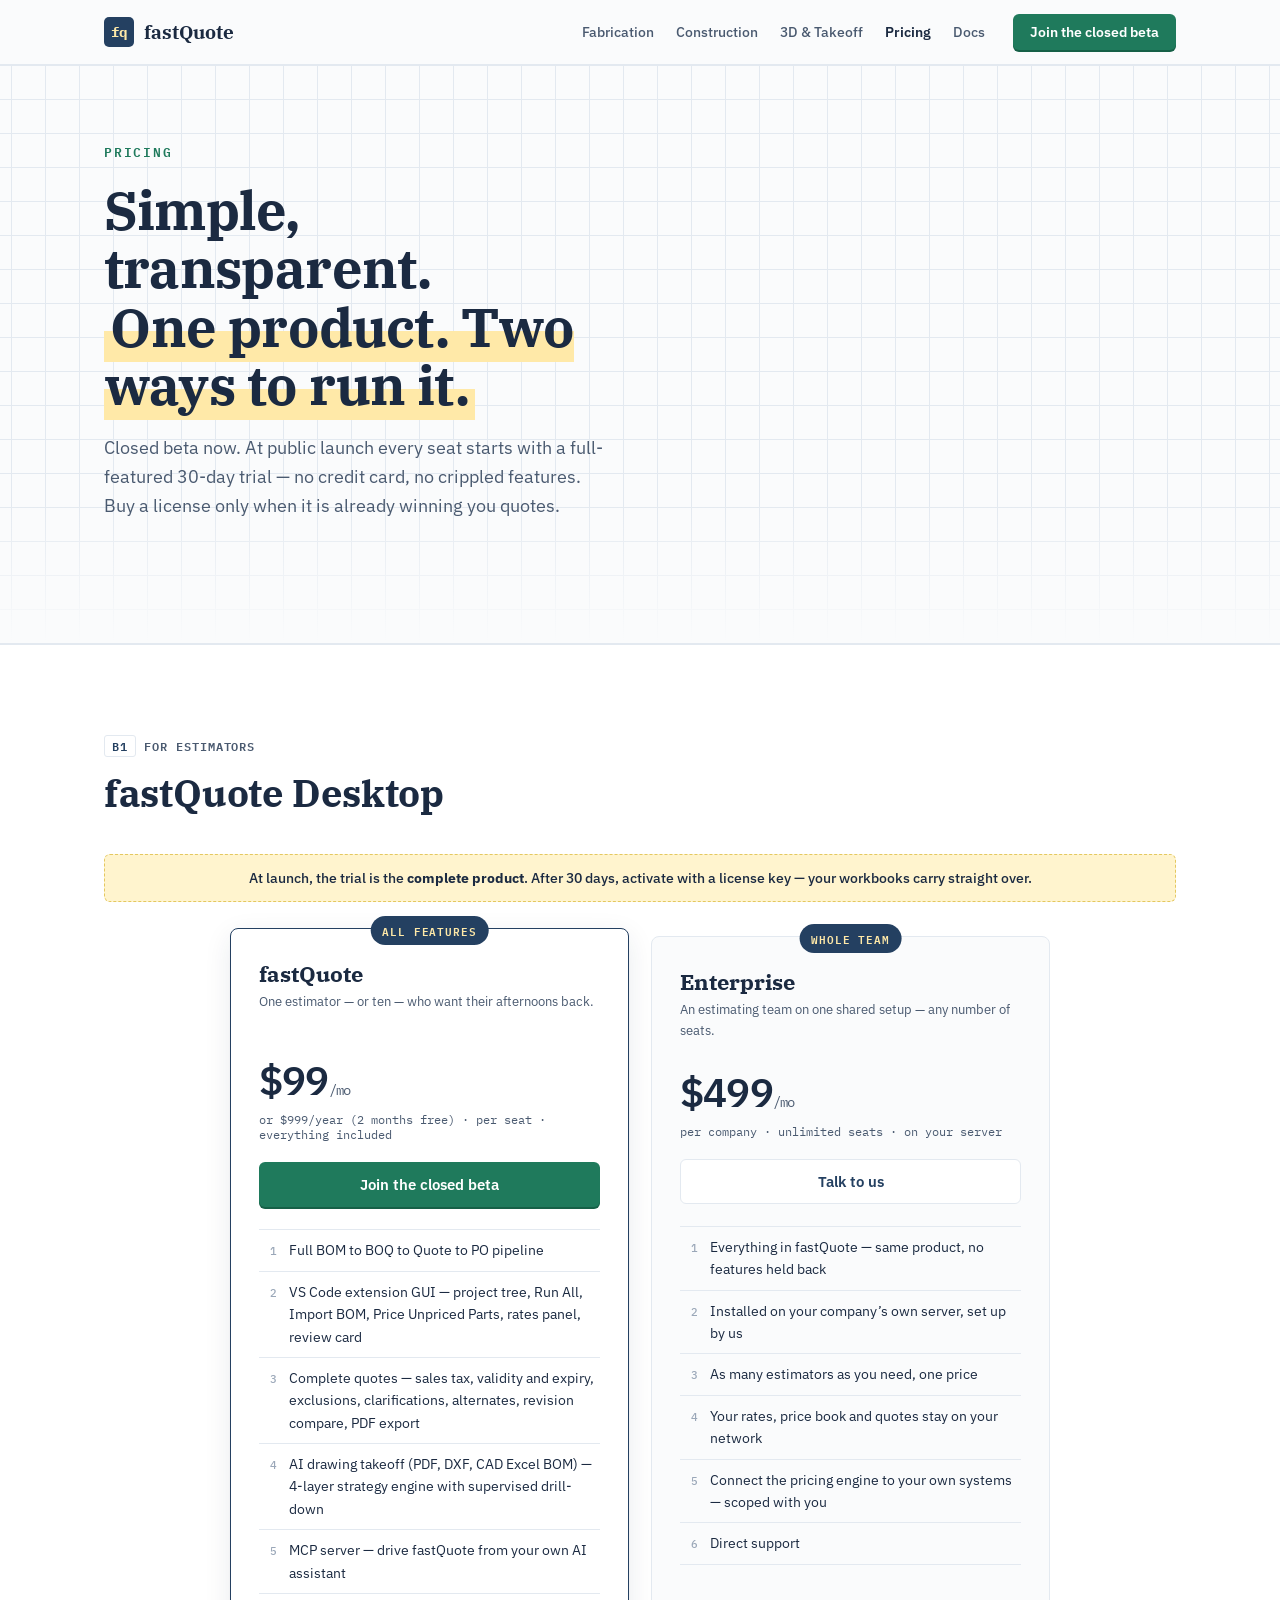
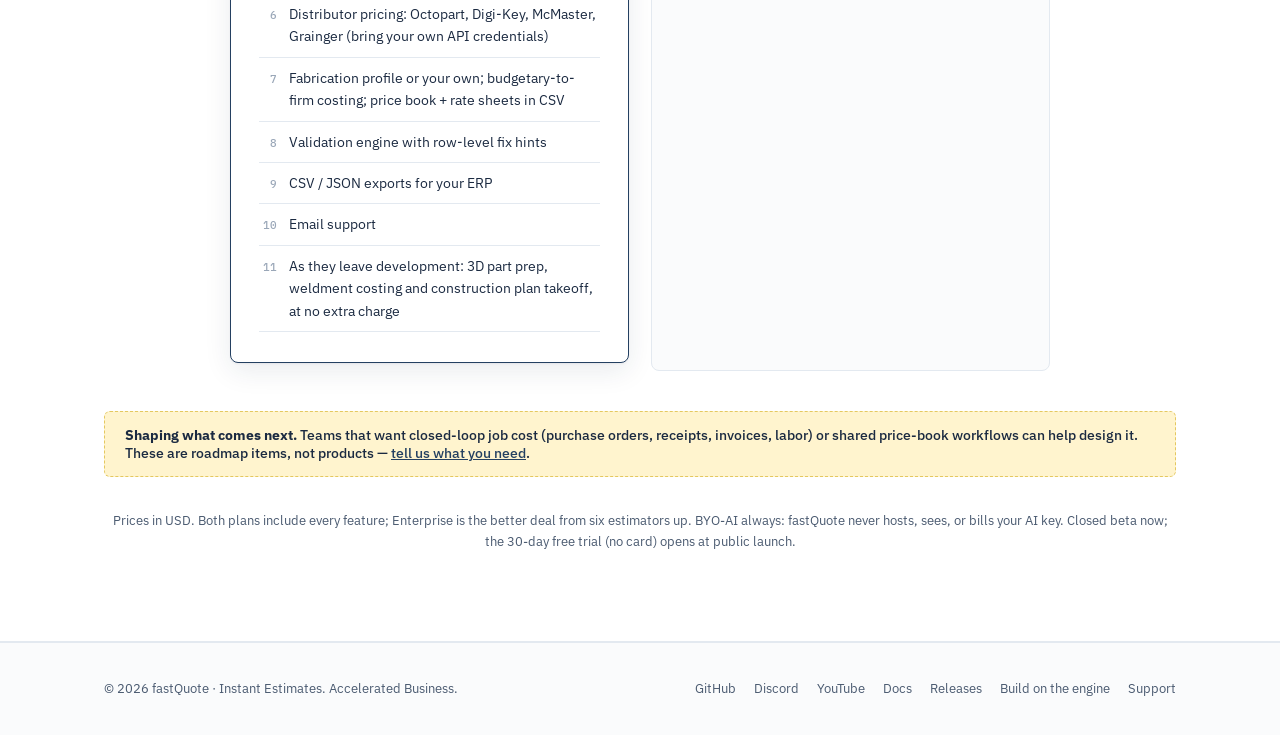
<file: pricing.html>
<!DOCTYPE html>
<html lang="en">
<head>
<meta charset="utf-8">
<meta name="viewport" content="width=device-width, initial-scale=1">
<title>fastQuote — Pricing</title>
<meta name="description" content="fastQuote pricing: $99/mo or $999/yr per seat, or Enterprise at $499/mo for your whole team on your own server — every feature in both plans. Closed beta open now.">
<script>const LINKS={beta:"mailto:support@fastquote.app?subject=fastQuote%20closed%20beta",trial:"https://payhip.com/fastquote",buyPro:"https://payhip.com/b/fastquote-pro",buyEnt:"mailto:support@fastquote.app?subject=Enterprise",github:"https://github.com/fastquote-community",discord:"https://discord.gg/fastquote",youtube:"https://youtube.com/@fastquote",docs:"docs.html",releases:"https://github.com/fastquote/releases",support:"mailto:support@fastquote.app"};</script>
<link rel="preconnect" href="https://fonts.googleapis.com">
<link rel="preconnect" href="https://fonts.gstatic.com" crossorigin>
<link rel="stylesheet" href="https://fonts.googleapis.com/css2?family=IBM+Plex+Serif:wght@600;700&family=IBM+Plex+Sans:wght@400;500;600&family=IBM+Plex+Mono:wght@400;500;600&display=swap" media="print" onload="this.media='all'">
<noscript><link rel="stylesheet" href="https://fonts.googleapis.com/css2?family=IBM+Plex+Serif:wght@600;700&family=IBM+Plex+Sans:wght@400;500;600&family=IBM+Plex+Mono:wght@400;500;600&display=swap"></noscript>
<link rel="icon" href='data:image/svg+xml,<svg xmlns="http://www.w3.org/2000/svg" viewBox="0 0 32 32"><rect width="32" height="32" rx="4" fill="%23244061"/><text x="16" y="22" font-family="monospace" font-size="15" font-weight="700" fill="%23FFE9A8" text-anchor="middle">fq</text></svg>'>
<link rel="stylesheet" href="style.css">
</head>
<body>

<header class="site">
  <div class="wrap nav">
    <a class="logo" href="index.html"><span class="mark">fq</span>fastQuote</a>
    <nav class="nav-links" aria-label="Site">
      <a href="fabrication.html">Fabrication</a>
      <a href="construction.html">Construction</a>
      <a href="tools.html">3D &amp; Takeoff</a>
      <a href="pricing.html" class="active">Pricing</a>
      <a href="docs.html">Docs</a>
    </nav>
    <a class="btn btn-primary" data-link="beta" href="#">Join the closed beta</a>
  </div>
</header>

<section class="hero">
  <div class="wrap">
    <div>
      <div class="tagline">PRICING</div>
      <h1>Simple, transparent.<br><span class="hl">One product. Two ways to run it.</span></h1>
      <p class="lede">Closed beta now. At public launch every seat starts with a full-featured 30-day trial — no credit card, no crippled features. Buy a license only when it is already winning you quotes.</p>
    </div>
  </div>
</section>

<section id="pricing">
  <div class="wrap">
    <span class="cellref" data-ref="B1">FOR ESTIMATORS</span>
    <h2>fastQuote Desktop</h2>
    <div class="trial-banner"><span>At launch, the trial is the <b>complete product</b>. After 30 days, activate with a license key — your workbooks carry straight over.</span></div>
    <div class="tiers">
      <div class="tier featured">
        <span class="flag">ALL FEATURES</span>
        <h3>fastQuote</h3>
        <p class="for">One estimator — or ten — who want their afternoons back.</p>
        <div class="price">$99<small>/mo</small></div>
        <div class="per">or $999/year (2 months free) &middot; per seat &middot; everything included</div>
        <a class="btn btn-primary" data-link="beta" href="#">Join the closed beta</a>
        <ol>
          <li>Full BOM to BOQ to Quote to PO pipeline</li>
          <li>VS Code extension GUI — project tree, Run All, Import BOM, Price Unpriced Parts, rates panel, review card</li>
          <li>Complete quotes — sales tax, validity and expiry, exclusions, clarifications, alternates, revision compare, PDF export</li>
          <li>AI drawing takeoff (PDF, DXF, CAD Excel BOM) — 4-layer strategy engine with supervised drill-down</li>
          <li>MCP server — drive fastQuote from your own AI assistant</li>
          <li>Distributor pricing: Octopart, Digi-Key, McMaster, Grainger (bring your own API credentials)</li>
          <li>Fabrication profile or your own; budgetary-to-firm costing; price book + rate sheets in CSV</li>
          <li>Validation engine with row-level fix hints</li>
          <li>CSV / JSON exports for your ERP</li>
          <li>Email support</li>
          <li>As they leave development: 3D part prep, weldment costing and construction plan takeoff, at no extra charge</li>
        </ol>
      </div>
      <div class="tier">
        <span class="flag">WHOLE TEAM</span>
        <h3>Enterprise</h3>
        <p class="for">An estimating team on one shared setup &mdash; any number of seats.</p>
        <div class="price">$499<small>/mo</small></div>
        <div class="per">per company &middot; unlimited seats &middot; on your server</div>
        <a class="btn btn-ghost" href="mailto:support@fastquote.app?subject=fastQuote%20Enterprise">Talk to us</a>
        <ol>
          <li>Everything in fastQuote &mdash; same product, no features held back</li>
          <li>Installed on your company&rsquo;s own server, set up by us</li>
          <li>As many estimators as you need, one price</li>
          <li>Your rates, price book and quotes stay on your network</li>
          <li>Connect the pricing engine to your own systems &mdash; scoped with you</li>
          <li>Direct support</li>
        </ol>
      </div>
    </div>
    <div class="trial-banner"><span><b>Shaping what comes next.</b> Teams that want closed-loop job cost (purchase orders, receipts, invoices, labor) or shared price-book workflows can help design it. These are roadmap items, not products &mdash; <a href="mailto:support@fastquote.app?subject=Design%20partner">tell us what you need</a>.</span></div>
    <p class="pricing-fine">Prices in USD. Both plans include every feature; Enterprise is the better deal from six estimators up. BYO-AI always: fastQuote never hosts, sees, or bills your AI key. Closed beta now; the 30-day free trial (no card) opens at public launch.</p>
  </div>
</section>

<footer class="site">
  <div class="wrap">
    <span>&copy; <span id="year"></span> fastQuote &middot; Instant Estimates. Accelerated Business.</span>
    <nav aria-label="Footer">
      <a data-link="github" href="#">GitHub</a>
      <a data-link="discord" href="#">Discord</a>
      <a data-link="youtube" href="#">YouTube</a>
      <a data-link="docs" href="#">Docs</a>
      <a data-link="releases" href="#">Releases</a>
      <a href="engine.html">Build on the engine</a>
      <a data-link="support" href="#">Support</a>
    </nav>
  </div>
</footer>

<script data-goatcounter="https://fast-quote.goatcounter.com/count" async src="//gc.zgo.at/count.js"></script>
<script src="site.js"></script>
</body>
</html>
</file>
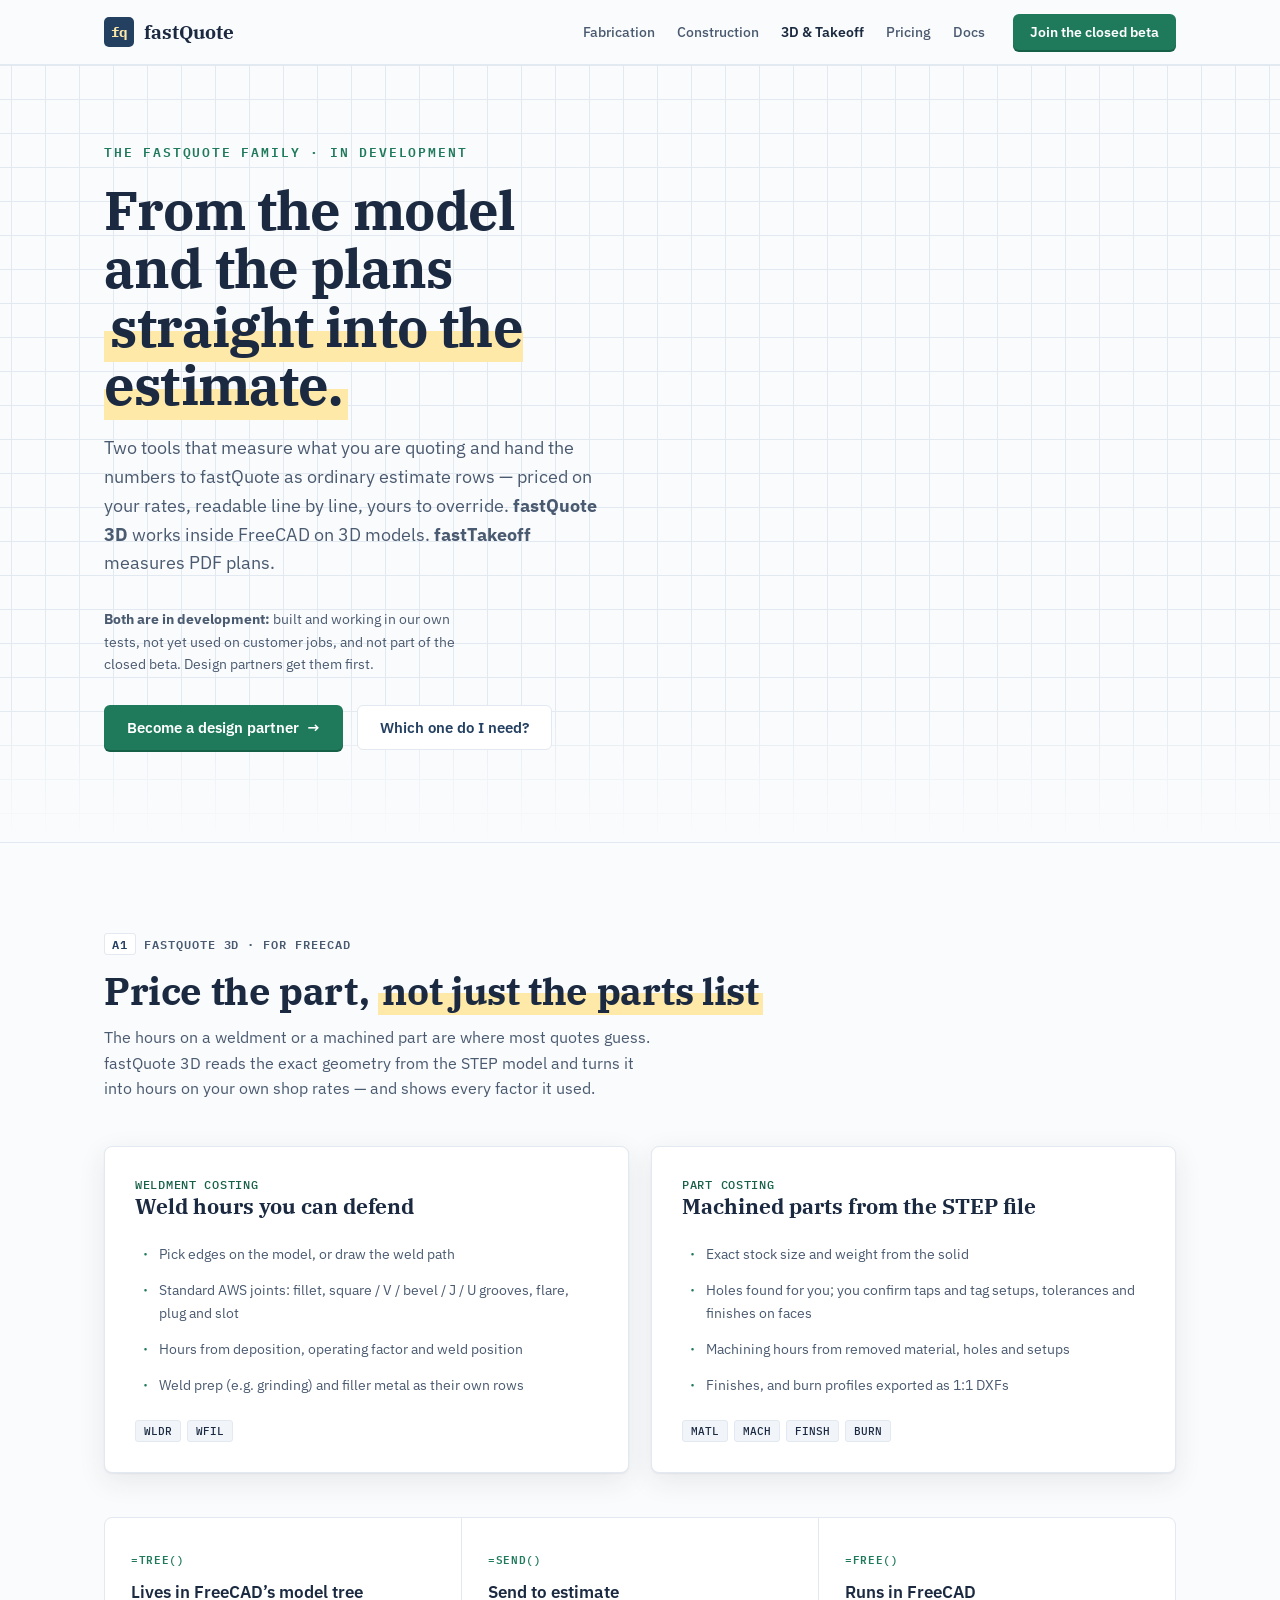
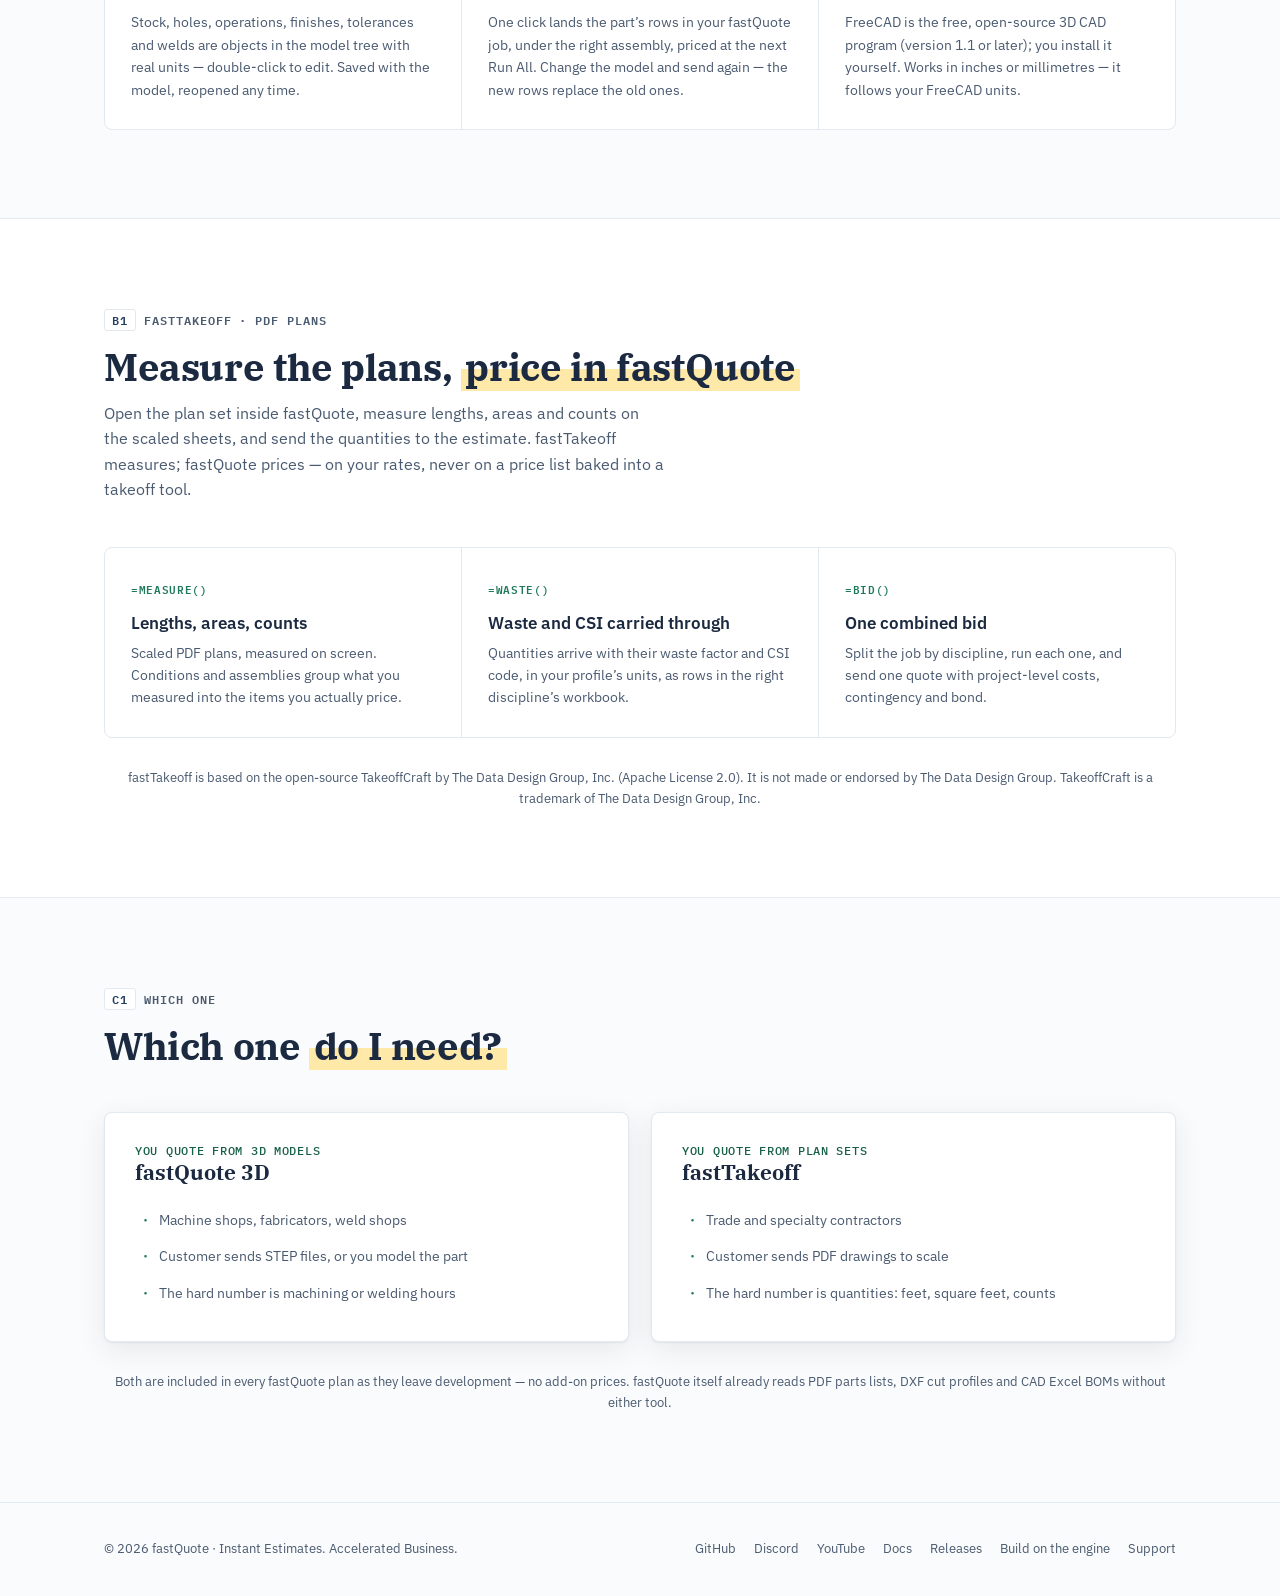
<file: tools.html>
<!DOCTYPE html>
<html lang="en">
<head>
<meta charset="utf-8">
<meta name="viewport" content="width=device-width, initial-scale=1">
<title>fastQuote 3D &amp; fastTakeoff</title>
<meta name="description" content="fastQuote 3D costs machined parts and weldments from the STEP model inside FreeCAD. fastTakeoff measures quantities on PDF plans. Both send their numbers straight into your fastQuote estimate. In development.">
<script>const LINKS={beta:"mailto:support@fastquote.app?subject=fastQuote%20closed%20beta",trial:"https://payhip.com/fastquote",buyPro:"https://payhip.com/b/fastquote-pro",buyEnt:"mailto:support@fastquote.app?subject=Enterprise",github:"https://github.com/fastquote-community",discord:"https://discord.gg/fastquote",youtube:"https://youtube.com/@fastquote",docs:"docs.html",releases:"https://github.com/fastquote/releases",support:"mailto:support@fastquote.app"};</script>
<link rel="preconnect" href="https://fonts.googleapis.com">
<link rel="preconnect" href="https://fonts.gstatic.com" crossorigin>
<link rel="stylesheet" href="https://fonts.googleapis.com/css2?family=IBM+Plex+Serif:wght@600;700&family=IBM+Plex+Sans:wght@400;500;600&family=IBM+Plex+Mono:wght@400;500;600&display=swap" media="print" onload="this.media='all'">
<noscript><link rel="stylesheet" href="https://fonts.googleapis.com/css2?family=IBM+Plex+Serif:wght@600;700&family=IBM+Plex+Sans:wght@400;500;600&family=IBM+Plex+Mono:wght@400;500;600&display=swap"></noscript>
<link rel="icon" href='data:image/svg+xml,<svg xmlns="http://www.w3.org/2000/svg" viewBox="0 0 32 32"><rect width="32" height="32" rx="4" fill="%23244061"/><text x="16" y="22" font-family="monospace" font-size="15" font-weight="700" fill="%23FFE9A8" text-anchor="middle">fq</text></svg>'>
<link rel="stylesheet" href="style.css">
</head>
<body>

<header class="site">
  <div class="wrap nav">
    <a class="logo" href="index.html"><span class="mark">fq</span>fastQuote</a>
    <nav class="nav-links" aria-label="Site">
      <a href="fabrication.html">Fabrication</a>
      <a href="construction.html">Construction</a>
      <a href="tools.html" class="active">3D &amp; Takeoff</a>
      <a href="pricing.html">Pricing</a>
      <a href="docs.html">Docs</a>
    </nav>
    <a class="btn btn-primary" data-link="beta" href="#">Join the closed beta</a>
  </div>
</header>

<section class="hero">
  <div class="wrap">
    <div>
      <div class="tagline">THE FASTQUOTE FAMILY &middot; IN DEVELOPMENT</div>
      <h1>From the model and the plans<br><span class="hl">straight into the estimate.</span></h1>
      <p class="lede">Two tools that measure what you are quoting and hand the numbers to fastQuote as ordinary estimate rows &mdash; priced on your rates, readable line by line, yours to override. <b>fastQuote 3D</b> works inside FreeCAD on 3D models. <b>fastTakeoff</b> measures PDF plans.</p>
      <p class="lede" style="font-size:14px;"><b>Both are in development:</b> built and working in our own tests, not yet used on customer jobs, and not part of the closed beta. Design partners get them first.</p>
      <div class="cta-row">
        <a class="btn btn-primary" href="mailto:support@fastquote.app?subject=fastQuote%203D%20%2F%20fastTakeoff%20design%20partner">Become a design partner <span class="arrow">&rarr;</span></a>
        <a class="btn btn-ghost" href="#compare">Which one do I need?</a>
      </div>
    </div>
  </div>
</section>

<!-- fastQuote 3D -->
<section id="fastquote-3d">
  <div class="wrap">
    <span class="cellref" data-ref="A1">FASTQUOTE 3D &middot; FOR FREECAD</span>
    <h2>Price the part, <span class="hl">not just the parts list</span></h2>
    <p class="sub">The hours on a weldment or a machined part are where most quotes guess. fastQuote 3D reads the exact geometry from the STEP model and turns it into hours on your own shop rates &mdash; and shows every factor it used.</p>
    <div class="profiles">
      <div class="profile">
        <div class="who">Weldment costing</div>
        <h3>Weld hours you can defend</h3>
        <ul>
          <li>Pick edges on the model, or draw the weld path</li>
          <li>Standard AWS joints: fillet, square / V / bevel / J / U grooves, flare, plug and slot</li>
          <li>Hours from deposition, operating factor and weld position</li>
          <li>Weld prep (e.g. grinding) and filler metal as their own rows</li>
        </ul>
        <div class="types"><span>WLDR</span><span>WFIL</span></div>
      </div>
      <div class="profile">
        <div class="who">Part costing</div>
        <h3>Machined parts from the STEP file</h3>
        <ul>
          <li>Exact stock size and weight from the solid</li>
          <li>Holes found for you; you confirm taps and tag setups, tolerances and finishes on faces</li>
          <li>Machining hours from removed material, holes and setups</li>
          <li>Finishes, and burn profiles exported as 1:1 DXFs</li>
        </ul>
        <div class="types"><span>MATL</span><span>MACH</span><span>FINSH</span><span>BURN</span></div>
      </div>
    </div>
    <div class="feat-grid">
      <div class="feat">
        <span class="fx mono">=TREE()</span>
        <h3>Lives in FreeCAD&rsquo;s model tree</h3>
        <p>Stock, holes, operations, finishes, tolerances and welds are objects in the model tree with real units &mdash; double-click to edit. Saved with the model, reopened any time.</p>
      </div>
      <div class="feat">
        <span class="fx mono">=SEND()</span>
        <h3>Send to estimate</h3>
        <p>One click lands the part&rsquo;s rows in your fastQuote job, under the right assembly, priced at the next Run All. Change the model and send again &mdash; the new rows replace the old ones.</p>
      </div>
      <div class="feat">
        <span class="fx mono">=FREE()</span>
        <h3>Runs in FreeCAD</h3>
        <p>FreeCAD is the free, open-source 3D CAD program (version 1.1 or later); you install it yourself. Works in inches or millimetres &mdash; it follows your FreeCAD units.</p>
      </div>
    </div>
  </div>
</section>

<!-- fastTakeoff -->
<section id="fasttakeoff" class="section-alt">
  <div class="wrap">
    <span class="cellref" data-ref="B1">FASTTAKEOFF &middot; PDF PLANS</span>
    <h2>Measure the plans, <span class="hl">price in fastQuote</span></h2>
    <p class="sub">Open the plan set inside fastQuote, measure lengths, areas and counts on the scaled sheets, and send the quantities to the estimate. fastTakeoff measures; fastQuote prices &mdash; on your rates, never on a price list baked into a takeoff tool.</p>
    <div class="feat-grid">
      <div class="feat">
        <span class="fx mono">=MEASURE()</span>
        <h3>Lengths, areas, counts</h3>
        <p>Scaled PDF plans, measured on screen. Conditions and assemblies group what you measured into the items you actually price.</p>
      </div>
      <div class="feat">
        <span class="fx mono">=WASTE()</span>
        <h3>Waste and CSI carried through</h3>
        <p>Quantities arrive with their waste factor and CSI code, in your profile&rsquo;s units, as rows in the right discipline&rsquo;s workbook.</p>
      </div>
      <div class="feat">
        <span class="fx mono">=BID()</span>
        <h3>One combined bid</h3>
        <p>Split the job by discipline, run each one, and send one quote with project-level costs, contingency and bond.</p>
      </div>
    </div>
    <p class="pricing-fine">fastTakeoff is based on the open-source TakeoffCraft by The Data Design Group, Inc. (Apache License 2.0). It is not made or endorsed by The Data Design Group. TakeoffCraft is a trademark of The Data Design Group, Inc.</p>
  </div>
</section>

<!-- Compare -->
<section id="compare">
  <div class="wrap">
    <span class="cellref" data-ref="C1">WHICH ONE</span>
    <h2>Which one <span class="hl">do I need?</span></h2>
    <div class="profiles">
      <div class="profile">
        <div class="who">You quote from 3D models</div>
        <h3>fastQuote 3D</h3>
        <ul>
          <li>Machine shops, fabricators, weld shops</li>
          <li>Customer sends STEP files, or you model the part</li>
          <li>The hard number is machining or welding hours</li>
        </ul>
      </div>
      <div class="profile">
        <div class="who">You quote from plan sets</div>
        <h3>fastTakeoff</h3>
        <ul>
          <li>Trade and specialty contractors</li>
          <li>Customer sends PDF drawings to scale</li>
          <li>The hard number is quantities: feet, square feet, counts</li>
        </ul>
      </div>
    </div>
    <p class="pricing-fine">Both are included in every fastQuote plan as they leave development &mdash; no add-on prices. fastQuote itself already reads PDF parts lists, DXF cut profiles and CAD Excel BOMs without either tool.</p>
  </div>
</section>

<footer class="site">
  <div class="wrap">
    <span>&copy; <span id="year"></span> fastQuote &middot; Instant Estimates. Accelerated Business.</span>
    <nav aria-label="Footer">
      <a data-link="github" href="#">GitHub</a>
      <a data-link="discord" href="#">Discord</a>
      <a data-link="youtube" href="#">YouTube</a>
      <a data-link="docs" href="#">Docs</a>
      <a data-link="releases" href="#">Releases</a>
      <a href="engine.html">Build on the engine</a>
      <a data-link="support" href="#">Support</a>
    </nav>
  </div>
</footer>

<script data-goatcounter="https://fast-quote.goatcounter.com/count" async src="//gc.zgo.at/count.js"></script>
<script src="site.js"></script>
</body>
</html>
</file>
<file: style.css>
/* ── Tokens ─────────────────────────────────────────────────────── */
:root{
  --ink:        #1B2A41;   /* headline / body navy-ink            */
  --ink-soft:   #4A5A70;   /* secondary text                      */
  --navy:       #244061;   /* brand header navy (from the app)    */
  --paper:      #FAFBFC;   /* cool graph-paper white              */
  --grid:       #E3E9F0;   /* hairline cell borders               */
  --ledger:     #1F7A5C;   /* money green — totals & CTAs         */
  --ledger-dk:  #166047;
  --cell-yellow:#FFE9A8;   /* the app's input-cell highlight      */
  --cell-yellow-soft:#FFF4CE;
  --row-alt:    #F1F5FA;   /* alt-row tint (from the app)         */
  --white:      #FFFFFF;

  --serif: "IBM Plex Serif", Georgia, serif;
  --sans:  "IBM Plex Sans", -apple-system, "Segoe UI", sans-serif;
  --mono:  "IBM Plex Mono", "SFMono-Regular", Consolas, monospace;

  --wrap: 1120px;
  --radius: 6px;
  --shadow: 0 1px 2px rgba(27,42,65,.06), 0 8px 28px rgba(27,42,65,.09);
}
*{box-sizing:border-box;margin:0;padding:0}
html{scroll-behavior:smooth}
@media (prefers-reduced-motion: reduce){
  html{scroll-behavior:auto}
  *,*::before,*::after{animation-duration:.01ms!important;animation-iteration-count:1!important;transition-duration:.01ms!important}
}
body{
  font:16px/1.6 var(--sans);
  color:var(--ink);
  background:var(--paper);
}
img,svg{display:block}
a{color:var(--navy)}
:focus-visible{outline:3px solid var(--ledger);outline-offset:2px;border-radius:2px}
.wrap{max-width:var(--wrap);margin:0 auto;padding:0 24px}
.mono{font-family:var(--mono)}
.hl{background:linear-gradient(transparent 55%, var(--cell-yellow) 55%);padding:0 .12em}

/* section eyebrow — styled like a cell reference, because that's
   how estimators actually navigate: by cell, not by chapter */
.cellref{
  font:600 12px/1 var(--mono);
  letter-spacing:.08em;
  color:var(--ink-soft);
  display:inline-flex;align-items:center;gap:8px;
  margin-bottom:14px;
}
.cellref::before{
  content:attr(data-ref);
  background:var(--white);border:1px solid var(--grid);
  padding:4px 7px;border-radius:3px;color:var(--navy);
}

h2{font-family:var(--serif);font-weight:700;font-size:clamp(26px,3.4vw,38px);line-height:1.15;letter-spacing:-.01em}
.sub{color:var(--ink-soft);max-width:56ch;margin-top:12px}
section{padding:88px 0}

/* ── Buttons ───────────────────────────────────────────────────── */
.btn{
  display:inline-flex;align-items:center;gap:8px;
  font:600 15px/1 var(--sans);
  padding:14px 22px;border-radius:var(--radius);
  text-decoration:none;border:1px solid transparent;
  transition:transform .12s ease, box-shadow .12s ease, background .12s ease;
  cursor:pointer;
}
.btn:hover{transform:translateY(-1px)}
.btn:active{transform:translateY(0)}
.btn-primary{background:var(--ledger);color:#fff;box-shadow:0 2px 0 var(--ledger-dk)}
.btn-primary:hover{background:var(--ledger-dk)}
.btn-ghost{background:var(--white);color:var(--navy);border-color:var(--grid)}
.btn-ghost:hover{border-color:var(--navy)}
.btn .arrow{transition:transform .12s ease}
.btn:hover .arrow{transform:translateX(3px)}

/* ── Nav ───────────────────────────────────────────────────────── */
header.site{
  position:sticky;top:0;z-index:50;
  background:rgba(250,251,252,.92);backdrop-filter:blur(8px);
  border-bottom:1px solid var(--grid);
}
.nav{display:flex;align-items:center;gap:28px;height:64px}
.logo{display:flex;align-items:center;gap:10px;font:700 19px var(--serif);color:var(--ink);text-decoration:none}
.logo .mark{
  width:30px;height:30px;border-radius:5px;background:var(--navy);
  color:var(--cell-yellow);font:700 14px/30px var(--mono);text-align:center;
}
.nav-links{display:flex;gap:22px;margin-left:auto}
.nav-links a{font:500 14px var(--sans);color:var(--ink-soft);text-decoration:none}
.nav-links a:hover{color:var(--ink)}
.nav .btn{padding:10px 16px;font-size:14px}
@media (max-width:820px){.nav-links{display:none}}

/* ── Hero ──────────────────────────────────────────────────────── */
.hero{
  padding:76px 0 92px;
  background:
    linear-gradient(var(--grid) 1px, transparent 1px),
    linear-gradient(90deg, var(--grid) 1px, transparent 1px);
  background-size:34px 34px;
  background-position:center top;
  border-bottom:1px solid var(--grid);
  position:relative;
}
.hero::after{ /* fade the graph paper toward the bottom */
  content:"";position:absolute;inset:auto 0 0 0;height:140px;
  background:linear-gradient(transparent, var(--paper));pointer-events:none;
}
.hero .wrap{display:grid;grid-template-columns:minmax(0,1fr) minmax(0,1fr);gap:56px;align-items:center;position:relative;z-index:1}
.hero h1{font-family:var(--serif);font-weight:700;font-size:clamp(34px,4.6vw,54px);line-height:1.08;letter-spacing:-.015em}
.hero .tagline{font:600 13px var(--mono);letter-spacing:.14em;text-transform:uppercase;color:var(--ledger);margin-bottom:18px}
.hero p.lede{color:var(--ink-soft);font-size:18px;margin:20px 0 30px;max-width:46ch}
.hero .cta-row{display:flex;gap:14px;flex-wrap:wrap;align-items:center}
.trial-note{font:500 13px var(--mono);color:var(--ink-soft)}
.suite-badges{display:flex;flex-wrap:wrap;gap:10px;margin-top:26px}
.suite-badges span{white-space:nowrap}
.suite-badges span{
  font:500 12px var(--mono);color:var(--ink-soft);
  background:var(--white);border:1px solid var(--grid);
  padding:6px 10px;border-radius:4px;
}
/* hero trust strip — ledger checkmarks */
.trust-strip{display:flex;flex-direction:column;gap:10px;margin-top:26px}
.trust-strip span{font-size:14px;color:var(--ink-soft);padding-left:26px;position:relative}
.trust-strip span::before{
  content:"\2713";position:absolute;left:0;top:0;
  color:var(--ledger);font-weight:700;
}
.trust-strip b{color:var(--ink)}
@media (max-width:920px){
  .hero .wrap{grid-template-columns:1fr}
  .hero-sheet{max-width:560px}
}

/* ── The signature: a takeoff sheet that runs itself ───────────── */
.hero-sheet{
  background:var(--white);border:1px solid var(--grid);border-radius:8px;
  box-shadow:var(--shadow);overflow:hidden;
  font:13px/1.4 var(--mono);
}
.sheet-tabs{display:flex;gap:2px;background:var(--row-alt);border-bottom:1px solid var(--grid);padding:8px 10px 0}
.sheet-tabs span{
  padding:6px 12px;border:1px solid var(--grid);border-bottom:none;
  border-radius:5px 5px 0 0;background:#EAEFF6;color:var(--ink-soft);font-size:11px;
}
.sheet-tabs .on{background:var(--white);color:var(--ink);font-weight:600}
.sheet table{width:100%;border-collapse:collapse}
.sheet th{
  background:var(--navy);color:#fff;font-weight:500;font-size:11px;
  text-align:left;padding:7px 9px;letter-spacing:.03em;
}
.sheet td{padding:7px 9px;border-bottom:1px solid var(--grid);white-space:nowrap}
.sheet tr:nth-child(even) td{background:var(--row-alt)}
.sheet .num{text-align:right}
.sheet .typ{font-size:10px;font-weight:600;padding:2px 6px;border-radius:3px}
.typ.scope{background:#DCEFE7;color:var(--ledger-dk)}
.typ.matl{background:#E4ECF7;color:var(--navy)}
.typ.labr{background:#F3E8F7;color:#6B3E82}
.typ.subc{background:#FBEBDD;color:#9A5B1F}
.typ.weld{background:#E7E1F5;color:#5B3E9E}
.typ.burn{background:#FBE9E7;color:#A63A2A}
.typ.auto{background:var(--cell-yellow);color:#7A5A00}
.sheet .row-anim{opacity:0;transform:translateY(4px);animation:rowIn .45s ease forwards}
@keyframes rowIn{to{opacity:1;transform:none}}
.sheet .auto-row td{background:var(--cell-yellow-soft)!important}
.sheet tfoot td{
  border-top:2px solid var(--ink);border-bottom:none;
  font-weight:600;background:var(--white)!important;
}
.sheet tfoot .grand{color:var(--ledger-dk);font-size:15px}
.sheet-caption{
  display:flex;justify-content:space-between;align-items:center;
  padding:9px 12px;background:var(--row-alt);border-top:1px solid var(--grid);
  font-size:11px;color:var(--ink-soft);
}
.sheet-caption .run{color:var(--ledger-dk);font-weight:600}

/* ── Pipeline strip ────────────────────────────────────────────── */
.pipeline{padding:56px 0;border-bottom:1px solid var(--grid)}
.pipe-row{display:flex;align-items:center;gap:0;flex-wrap:wrap;justify-content:center}
.pipe{
  background:var(--white);border:1px solid var(--grid);border-radius:var(--radius);
  padding:14px 20px;text-align:center;min-width:130px;
}
.pipe b{display:block;font:600 14px var(--sans)}
.pipe small{font:400 12px var(--mono);color:var(--ink-soft)}
.pipe-arrow{font:600 18px var(--mono);color:var(--ledger);padding:0 14px}
.pipe-note{text-align:center;margin-top:18px;font:500 13px var(--mono);color:var(--ink-soft)}
@media (max-width:760px){.pipe-arrow{transform:rotate(90deg);padding:6px 0}.pipe-row{flex-direction:column}}

/* ── Features ──────────────────────────────────────────────────── */
.feat-grid{display:grid;grid-template-columns:repeat(3,1fr);gap:1px;background:var(--grid);border:1px solid var(--grid);border-radius:8px;overflow:hidden;margin-top:44px}
.feat{background:var(--white);padding:28px 26px}
.feat:hover{background:var(--row-alt)}
.feat .fx{font:600 11px var(--mono);color:var(--ledger);letter-spacing:.06em}
.feat h3{font:600 17px var(--sans);margin:10px 0 8px}
.feat p{font-size:14px;color:var(--ink-soft)}
@media (max-width:880px){.feat-grid{grid-template-columns:1fr 1fr}}
@media (max-width:560px){.feat-grid{grid-template-columns:1fr}}

/* ── Profiles ──────────────────────────────────────────────────── */
.profiles{display:grid;grid-template-columns:1fr 1fr;gap:22px;margin-top:44px}
.profile{
  background:var(--white);border:1px solid var(--grid);border-radius:8px;
  padding:30px;box-shadow:var(--shadow);
}
.profile h3{font:700 21px var(--serif)}
.profile .who{font:500 12px var(--mono);color:var(--ledger-dk);letter-spacing:.06em;text-transform:uppercase}
.profile ul{list-style:none;margin-top:16px}
.profile li{padding:7px 0 7px 24px;font-size:14px;color:var(--ink-soft);position:relative}
.profile li::before{content:"·";position:absolute;left:8px;color:var(--ledger);font-weight:700}
.profile .types{margin-top:16px;display:flex;flex-wrap:wrap;gap:6px}
.profile .types span{font:500 11px var(--mono);background:var(--row-alt);border:1px solid var(--grid);padding:3px 8px;border-radius:3px}
@media (max-width:820px){.profiles{grid-template-columns:1fr}}

/* ── Pricing ───────────────────────────────────────────────────── */
#pricing{background:var(--white);border-block:1px solid var(--grid)}
.trial-banner{
  margin:40px 0 34px;display:flex;align-items:center;gap:14px;justify-content:center;
  background:var(--cell-yellow-soft);border:1px dashed #E4C860;border-radius:var(--radius);
  padding:14px 20px;font:500 14px var(--sans);
}
.trial-banner .mono{font-weight:600;color:var(--ledger-dk)}
.tiers{display:grid;grid-template-columns:repeat(2,1fr);gap:22px;align-items:stretch;max-width:820px;margin:0 auto}
.tier{
  background:var(--paper);border:1px solid var(--grid);border-radius:8px;
  padding:30px 28px;display:flex;flex-direction:column;position:relative;
}
.tier.featured{
  background:var(--white);border-color:var(--navy);
  box-shadow:var(--shadow);transform:translateY(-8px);
}
.tier .flag{
  position:absolute;top:-13px;left:50%;transform:translateX(-50%);
  background:var(--navy);color:var(--cell-yellow);
  font:600 11px var(--mono);letter-spacing:.08em;
  padding:5px 12px;border-radius:99px;white-space:nowrap;
}
.tier h3{font:700 22px var(--serif)}
.tier .for{font-size:13px;color:var(--ink-soft);margin-top:4px;min-height:38px}
.tier .price{font:600 40px var(--mono);margin:18px 0 2px;letter-spacing:-.02em}
.tier .price small{font-size:14px;color:var(--ink-soft);font-weight:400}
.tier .per{font:400 12px var(--mono);color:var(--ink-soft);margin-bottom:20px}
.tier .btn{justify-content:center;margin-bottom:22px}
/* feature list styled as ledger rows — row numbers carry the count */
.tier ol{list-style:none;counter-reset:row;border-top:1px solid var(--grid)}
.tier ol li{
  counter-increment:row;
  display:flex;gap:12px;align-items:baseline;
  padding:9px 2px;border-bottom:1px solid var(--grid);
  font-size:14px;
}
.tier ol li::before{
  content:counter(row);
  font:500 11px var(--mono);color:#9AA7B8;min-width:16px;text-align:right;
}
.tier ol li.inherit{color:var(--ink-soft);font-style:italic}
@media (max-width:880px){
  .tiers{grid-template-columns:1fr;max-width:460px;margin:0 auto}
  .tier.featured{transform:none}
}
.pricing-fine{margin-top:30px;text-align:center;font-size:13px;color:var(--ink-soft)}

/* ── Resources / community ─────────────────────────────────────── */
#resources{background:var(--navy);color:#DCE6F1}
#resources h2{color:#fff}
#resources .cellref{color:#9FB2CC}
#resources .cellref::before{background:rgba(255,255,255,.06);border-color:rgba(255,255,255,.18);color:var(--cell-yellow)}
#resources .sub{color:#AFC0D8}
.res-grid{display:grid;grid-template-columns:repeat(3,1fr);gap:18px;margin-top:44px}
.res{
  display:block;text-decoration:none;color:inherit;
  background:rgba(255,255,255,.05);border:1px solid rgba(255,255,255,.14);
  border-radius:8px;padding:24px 22px;
  transition:background .12s ease, border-color .12s ease, transform .12s ease;
}
.res:hover{background:rgba(255,255,255,.1);border-color:rgba(255,255,255,.35);transform:translateY(-2px)}
.res .ricon{width:34px;height:34px;margin-bottom:14px;color:var(--cell-yellow)}
.res b{display:block;font:600 16px var(--sans);color:#fff}
.res p{font-size:13px;color:#AFC0D8;margin-top:6px}
.res .rlink{font:500 12px var(--mono);color:var(--cell-yellow);margin-top:12px;display:inline-block}
@media (max-width:880px){.res-grid{grid-template-columns:1fr 1fr}}
@media (max-width:560px){.res-grid{grid-template-columns:1fr}}

/* ── FAQ ───────────────────────────────────────────────────────── */
.faq{max-width:760px;margin:44px auto 0}
.faq details{border-bottom:1px solid var(--grid)}
.faq summary{
  font:600 16px var(--sans);padding:18px 4px;cursor:pointer;list-style:none;
  display:flex;justify-content:space-between;align-items:center;gap:16px;
}
.faq summary::after{content:"+";font:400 22px var(--mono);color:var(--ledger)}
.faq details[open] summary::after{content:"–"}
.faq details p{padding:0 4px 20px;color:var(--ink-soft);font-size:15px;max-width:64ch}

/* ── Final CTA + footer ────────────────────────────────────────── */
.final{border-top:1px solid var(--grid);text-align:center}
.final h2{max-width:20ch;margin:0 auto}
.final .cta-row{justify-content:center;display:flex;gap:14px;margin-top:30px;flex-wrap:wrap}
footer.site{border-top:1px solid var(--grid);padding:36px 0;font-size:13px;color:var(--ink-soft)}
footer .wrap{display:flex;justify-content:space-between;gap:20px;flex-wrap:wrap;align-items:center}
footer nav{display:flex;gap:18px;flex-wrap:wrap}
footer a{color:var(--ink-soft);text-decoration:none}
footer a:hover{color:var(--ink)}

/* NOTE (2026-09-28): the scroll-reveal animation was REMOVED. A CSS
   specificity bug left card grids permanently invisible (grey boxes),
   so content is plain static HTML+CSS now — it cannot be hidden by
   JS failure, browser quirks, or cascade mistakes. */
/* ── Multi-page nav active state ── */
.nav-links a.active{color:var(--ink);font-weight:600}

/* ── API pricing table ── */
.api-tiers{max-width:820px;margin:44px auto 0}
.api-table{width:100%;border-collapse:collapse;margin-top:20px;font-size:14px}
.api-table th{text-align:left;padding:10px 14px;background:var(--row-alt);font:600 11px var(--mono);letter-spacing:.06em;color:var(--ink-soft);border-bottom:2px solid var(--grid)}
.api-table td{padding:10px 14px;border-bottom:1px solid var(--grid)}
.api-table .free{color:var(--ledger);font-weight:600}

/* ── Docs layout ── */
.docs-grid{display:grid;grid-template-columns:240px 1fr;gap:40px;align-items:start;margin-top:44px}
.docs-sidebar{position:sticky;top:80px}
.docs-sidebar h4{font:600 11px var(--mono);letter-spacing:.08em;color:var(--ink-soft);margin-bottom:12px;text-transform:uppercase}
.docs-sidebar ul{list-style:none}
.docs-sidebar li{margin-bottom:2px}
.docs-sidebar a{font:500 13px var(--sans);color:var(--ink-soft);text-decoration:none;display:block;padding:4px 0}
.docs-sidebar a:hover{color:var(--navy)}
.docs-content h2{font-size:28px;margin-top:40px;margin-bottom:16px}
.docs-content h2:first-child{margin-top:0}
.docs-content h3{font:600 18px var(--sans);margin:24px 0 10px}
.docs-content p{margin-bottom:14px;color:var(--ink-soft);line-height:1.7}
.docs-content ul,.docs-content ol{margin-bottom:14px;padding-left:20px;color:var(--ink-soft)}
.docs-content table{width:100%;border-collapse:collapse;margin:16px 0 24px;font-size:14px}
.docs-content th{text-align:left;padding:8px 12px;background:var(--row-alt);font:600 11px var(--mono);letter-spacing:.06em;color:var(--ink-soft);border-bottom:2px solid var(--grid)}
.docs-content td{padding:8px 12px;border-bottom:1px solid var(--grid)}
.docs-content code{background:var(--row-alt);padding:1px 6px;border-radius:3px;font:13px var(--mono)}
.docs-content pre{background:var(--navy);color:#DCE6F1;padding:16px 20px;border-radius:var(--radius);overflow-x:auto;margin:12px 0 20px;font:13px/1.6 var(--mono)}
.docs-content hr{margin:32px 0;border:none;border-top:1px solid var(--grid)}
@media (max-width:820px){.docs-grid{grid-template-columns:1fr}.docs-sidebar{position:static}}

/* ── Engine page cards ── */
.engine-grid{display:grid;grid-template-columns:repeat(2,1fr);gap:1px;background:var(--grid);border:1px solid var(--grid);border-radius:8px;overflow:hidden;margin-top:44px}
.eng-card{background:var(--white);padding:28px 26px}
.eng-card:hover{background:var(--row-alt)}
.eng-card .ex{font:600 11px var(--mono);color:var(--ledger);letter-spacing:.06em}
.eng-card h3{font:600 17px var(--sans);margin:10px 0 8px}
.eng-card p{font-size:14px;color:var(--ink-soft)}
.eng-card .math{font:500 13px var(--mono);color:var(--ledger-dk);margin-top:8px}
@media (max-width:760px){.engine-grid{grid-template-columns:1fr}}

/* ── Section variations ── */
.section-alt{background:var(--white);border-block:1px solid var(--grid)}
.section-dark{background:var(--navy);color:#DCE6F1}
.section-dark h2{color:#fff}
.section-dark .cellref{color:#9FB2CC}
.section-dark .cellref::before{background:rgba(255,255,255,.06);border-color:rgba(255,255,255,.18);color:var(--cell-yellow)}
.section-dark .sub{color:#AFC0D8}
</file>
